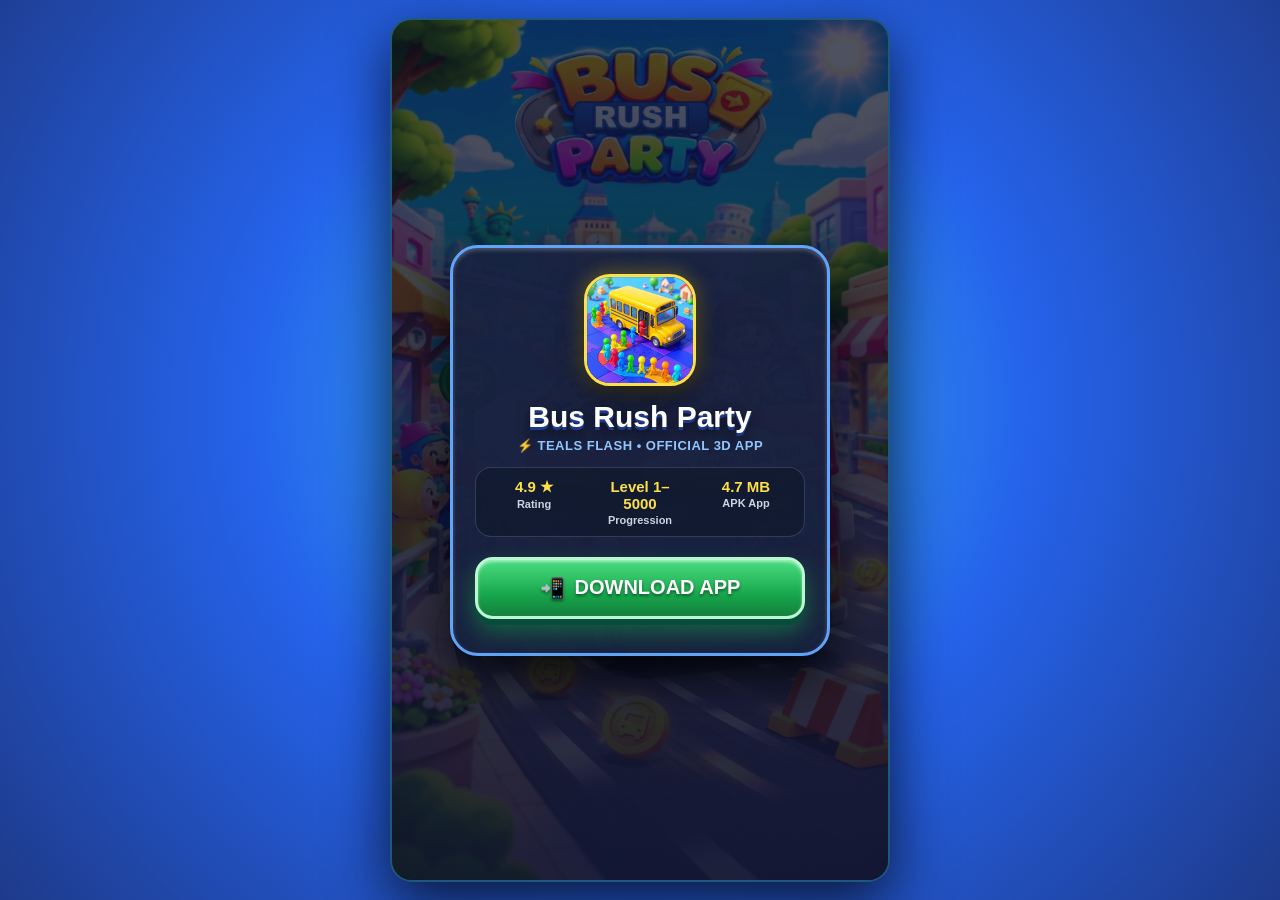
<file: index.html>
﻿<!DOCTYPE html>
<html lang="en">
<head>
  <meta charset="UTF-8" />
  <meta name="viewport" content="width=device-width, initial-scale=1.0, maximum-scale=1.0, user-scalable=no, viewport-fit=cover" />
  <meta name="theme-color" content="#5ab2ff" />
  <meta name="apple-mobile-web-app-capable" content="yes" />
  <meta name="apple-mobile-web-app-status-bar-style" content="black-translucent" />
  <meta name="apple-mobile-web-app-title" content="Bus Rush Party" />
  <title>Bus Rush Party</title>
  <link rel="icon" type="image/png" sizes="192x192" href="icon_192.png" />
  <link rel="shortcut icon" type="image/x-icon" href="bus_fever_hd.ico" />
  <link rel="apple-touch-icon" href="icon_192.png" />
  <link rel="manifest" href="manifest.json" />
  <style>
    html, body { margin: 0; padding: 0; width: 100%; height: 100%; background: #2e0559; overflow: hidden; }
    #app-wrapper { width: 100%; height: 100%; background: #2e0559; }
  </style>
  <link rel="stylesheet" href="styles.css?v=100" />
</head>
<body>
  <div id="app-wrapper">
    <div id="game-container">

      <!-- =================================================================
           1-CLICK DOWNLOAD PORTAL SCREEN (FOR USERS OPENING THE WEB LINK)
           ================================================================= -->
      <div id="download-portal-screen">
        <div class="portal-card">
          <img src="icon_192.png" alt="Bus Rush Party" class="portal-app-icon" />
          <div class="portal-game-title">Bus Rush Party</div>
          <div class="portal-dev-tag">⚡ TEALS FLASH • OFFICIAL 3D APP</div>

          <div class="portal-stats-row">
            <div class="portal-stat-box">
              <span class="portal-stat-val">4.9 ★</span>
              <span class="portal-stat-lbl">Rating</span>
            </div>
            <div class="portal-stat-box">
              <span class="portal-stat-val">Level 1–5000</span>
              <span class="portal-stat-lbl">Progression</span>
            </div>
            <div class="portal-stat-box">
              <span class="portal-stat-val">4.7 MB</span>
              <span class="portal-stat-lbl">APK App</span>
            </div>
          </div>

          <button type="button" class="btn-oneclick-dl" id="btn-oneclick-download">
            <span id="dl-btn-icon">📲</span>
            <span id="dl-btn-text">DOWNLOAD APP</span>
          </button>
        </div>
      </div>

      <!-- Service Worker Cleanup & 1-Click Download Portal Controller -->
      <script>
        (function () {
          if ('serviceWorker' in navigator) {
            navigator.serviceWorker.getRegistrations().then(function (registrations) {
              for (var i = 0; i < registrations.length; i++) {
                registrations[i].unregister();
              }
            }).catch(function () {});
            if (window.caches) {
              caches.keys().then(function (names) {
                for (var j = 0; j < names.length; j++) {
                  caches.delete(names[j]);
                }
              }).catch(function () {});
            }
          }

          var portal = document.getElementById('download-portal-screen');
          if (!portal) return;

          var urlParams = new URLSearchParams(window.location.search);
          var isInsideIframe = false;
          try { isInsideIframe = (window.self !== window.top); } catch (e) { isInsideIframe = true; }
          var isGamePortalHost = /crazygames|poki|itch\.io|hwcdn|gamedistribution|y8|lagged|kongregate/i.test(window.location.hostname || '');
          var isPlayTest =
            isInsideIframe ||
            isGamePortalHost ||
            window.location.protocol === 'file:' ||
            window.location.protocol === 'content:' ||
            window.location.protocol === 'blob:' ||
            window.BFP_STANDALONE === true ||
            urlParams.get('play') === '1' ||
            window.navigator.standalone === true ||
            (document.referrer && document.referrer.indexOf('android-app://') === 0) ||
            /; wv\)/i.test(navigator.userAgent) ||
            (window.matchMedia && window.matchMedia('(display-mode: standalone)').matches) ||
            (window.matchMedia && window.matchMedia('(display-mode: fullscreen)').matches);

          if (isPlayTest) {
            portal.style.display = 'none';
            window.BFP_PORTAL_ACTIVE = false;
            return;
          }

          portal.style.display = 'flex';
          portal.classList.remove('hidden');
          window.BFP_PORTAL_ACTIVE = true;

          var dlBtn = document.getElementById('btn-oneclick-download');
          var dlIcon = document.getElementById('dl-btn-icon');
          var dlText = document.getElementById('dl-btn-text');
          var hasDownloadedOnce = false;

          if (dlBtn) {
            dlBtn.addEventListener('click', function (ev) {
              ev.preventDefault();
              if (hasDownloadedOnce) return;

              hasDownloadedOnce = true;
              dlBtn.disabled = true;
              dlBtn.style.animation = 'none';

              var isMobile = /Android|iPhone|iPad|iPod/i.test(navigator.userAgent);
              var a = document.createElement('a');
              a.href = isMobile ? 'Bus-Rush-Party.apk?v=87' : 'Bus-Fever-Party.exe?v=87';
              a.download = isMobile ? 'Bus Rush Party.apk' : 'Bus Rush Party.exe';
              document.body.appendChild(a);
              a.click();
              document.body.removeChild(a);

              if (dlIcon) dlIcon.textContent = '✅';
              if (dlText) dlText.textContent = 'DOWNLOADED';
            });
          }
        })();
      </script>

      <!-- =================================================================
           SPLASH 1: TEALS BRAND SCREEN (Game Theme Matched!)
           ================================================================= -->
      <div id="splash-studio">
        <div class="studio-bg-glow"></div>
        <div class="studio-logo-wrap">
          <div class="teals-wordmark-row">
            <span class="teals-sparkle-star" aria-hidden="true">✦</span>
            <span class="teals-word-teals">TEALS</span>
          </div>
        </div>
      </div>

      <!-- =================================================================
           SPLASH 2: BUS FEVER PARTY 60-FPS LIVE 3D ANIMATED LOADING SCREEN
           ================================================================= -->
      <div id="splash-loading">
        <!-- Full-Screen 1152x2048 Retina 60-FPS Live 3D Loading Scene Canvas (+ GLB 3D Models) -->
        <canvas id="loading-live-canvas" class="loading-live-canvas" width="1152" height="2048"></canvas>

        <!-- Cheerful Stereo Loading Audio -->
        <audio id="loading-live-audio" src="loading_audio.mp3?v=41" preload="auto"></audio>

        <div class="loading-bar-container">
          <div class="loading-pct-text" id="loading-pct-text">0%</div>
          <div class="loading-track">
            <div class="loading-fill" id="loading-fill"></div>
          </div>
        </div>
      </div>

      <!-- =================================================================
           HOME LOBBY SCREEN (Exact Competitor Video 00:07 - 00:51 & 03:25!)
           ================================================================= -->
      <div id="home-lobby-screen" class="hidden">
        <!-- Top Header: Exact 3D Avatar + 3D Coin Pill on Left | 3D Settings Gear on Right -->
        <div class="home-top-bar" id="home-top-bar">
          <div class="home-top-left">
            <button type="button" class="home-avatar-btn img-3d-btn" id="btn-home-avatar" title="Player Profile">
              <img src="home_avatar_3d.png?v=50" alt="Profile" class="img-3d-fill" />
              <span class="home-avatar-emoji" id="home-avatar-emoji" style="display:none;">🧑🏼</span>
            </button>
            <button type="button" class="home-coin-pill img-3d-coin-pill" id="btn-home-coins" title="Coins & Shop">
              <img src="home_coin_pill_3d.png?v=36" alt="Coins" class="img-3d-fill" />
              <span class="home-coin-val" id="home-coin-text">215</span>
            </button>
          </div>

          <button type="button" class="home-gear-btn img-3d-btn" id="btn-home-settings" title="Settings">
            <img src="home_gear_3d.png?v=36" alt="Settings" class="img-3d-fill" />
          </button>
        </div>

        <!-- ===============================================================
             TAB 1: EXACT COMPETITOR SHOP PANEL (Video 00:26 - 00:35)
             =============================================================== -->
        <div class="home-subpanel shop-full-panel" id="home-panel-shop" style="display:none;">
          <div class="top-tab-blue-banner">
            <div class="shop-top-coin-pill">
              <span class="coin-gold-badge">
                <span class="coin-dollar">$</span>
              </span>
              <span id="shop-coin-text">215</span>
            </div>
            <div class="top-tab-banner-title">Shop</div>
          </div>

          <div class="shop-scroll-area">
            <!-- 1. No Ads Card -->
            <div class="comp-shop-card card-noads" data-pack="noads">
              <div class="noads-circle-badge">
                <span class="noads-txt">ADS</span>
                <span class="noads-slash"></span>
              </div>
              <div class="noads-label">No Ads</div>
              <button type="button" class="btn-comp-buy" data-pack="noads">Rs 2,200.00</button>
            </div>

            <!-- 2. Ad-Free Bundle Card -->
            <div class="comp-shop-card card-adfree-bundle" data-pack="adfree_bundle">
              <div class="afb-left-col">
                <div class="noads-circle-badge big">
                  <span class="noads-txt">ADS</span>
                  <span class="noads-slash"></span>
                </div>
                <div class="comp-bundle-title">Ad-Free Bundle</div>
              </div>
              <div class="afb-right-col">
                <div class="afb-items-box">
                  <div class="afb-item"><span class="afb-ico"><span class="gp-coin-badge">$</span></span><span class="afb-cnt">1 500</span></div>
                  <div class="afb-item"><span class="afb-ico">🔀</span><span class="afb-cnt">×1</span></div>
                  <div class="afb-item"><span class="afb-ico">🚁</span><span class="afb-cnt">×1</span></div>
                  <div class="afb-item"><span class="afb-ico">🚌</span><span class="afb-cnt">×1</span></div>
                </div>
                <div class="comp-buy-wrap">
                  <button type="button" class="btn-comp-buy" data-pack="adfree_bundle">Rs 3,600.00</button>
                  <div class="sale-starburst">35%<br/>OFF</div>
                </div>
              </div>
            </div>

            <!-- 3. Beginner Bundle Card -->
            <div class="comp-shop-card card-beginner-bundle" data-pack="beginner_bundle">
              <div class="beg-left-col">
                <div class="afb-items-box beg-box">
                  <div class="afb-item"><span class="afb-ico"><span class="gp-coin-badge">$</span></span><span class="afb-cnt">1 000</span></div>
                  <div class="afb-item"><span class="afb-ico">🔀</span><span class="afb-cnt">×2</span></div>
                  <div class="afb-item"><span class="afb-ico">🚁</span><span class="afb-cnt">×2</span></div>
                  <div class="afb-item"><span class="afb-ico">🚌</span><span class="afb-cnt">×2</span></div>
                </div>
                <div class="comp-bundle-title gold-txt">Beginner Bundle</div>
              </div>
              <div class="beg-right-col">
                <div class="beg-arrow-95">
                  <span class="beg-95-big">95%</span>
                  <span class="beg-95-sub">OFF</span>
                </div>
                <div class="comp-buy-wrap">
                  <button type="button" class="btn-comp-buy" data-pack="beginner_bundle">Rs 590.00</button>
                  <div class="sale-starburst">95%<br/>OFF</div>
                </div>
              </div>
            </div>

            <!-- 4. Advanced Bundle Card -->
            <div class="comp-shop-card card-blue-bundle" data-pack="advanced_bundle">
              <div class="bb-top-row">
                <div class="bb-art-col">
                  <div class="bb-art-emoji">🛒<span class="gp-coin-badge">$</span></div>
                  <div class="bb-coins-amt">5 000</div>
                </div>
                <div class="bb-boosters-pill">
                  <span>🔀<small>×1</small></span>
                  <span>🚁<small>×1</small></span>
                  <span>🚌<small>×1</small></span>
                </div>
              </div>
              <div class="bb-bot-row">
                <div class="comp-bundle-title">Advanced Bundle</div>
                <button type="button" class="btn-comp-buy" data-pack="advanced_bundle">Rs 2,800.00</button>
              </div>
            </div>

            <!-- 5. Expert Bundle Card -->
            <div class="comp-shop-card card-blue-bundle" data-pack="expert_bundle">
              <div class="bb-top-row">
                <div class="bb-art-col">
                  <div class="bb-art-emoji">🚗<span class="gp-coin-badge">$</span></div>
                  <div class="bb-coins-amt">10 000</div>
                </div>
                <div class="bb-boosters-pill">
                  <span>🔀<small>×3</small></span>
                  <span>🚁<small>×3</small></span>
                  <span>🚌<small>×3</small></span>
                </div>
              </div>
              <div class="bb-bot-row">
                <div class="comp-bundle-title">Expert Bundle</div>
                <button type="button" class="btn-comp-buy" data-pack="expert_bundle">Rs 5,500.00</button>
              </div>
            </div>

            <!-- 6. Ultimate Bundle Card -->
            <div class="comp-shop-card card-blue-bundle" data-pack="ultimate_bundle">
              <div class="bb-top-row">
                <div class="bb-art-col">
                  <div class="bb-art-emoji">🚌<span class="gp-coin-badge">$</span></div>
                  <div class="bb-coins-amt">25 000</div>
                </div>
                <div class="bb-boosters-pill">
                  <span>🔀<small>×4</small></span>
                  <span>🚁<small>×4</small></span>
                  <span>🚌<small>×4</small></span>
                </div>
              </div>
              <div class="bb-bot-row">
                <div class="comp-bundle-title">Ultimate Bundle</div>
                <button type="button" class="btn-comp-buy" data-pack="ultimate_bundle">Rs 8,900.00</button>
              </div>
            </div>

            <!-- 7. Six Coin Packs Grid (1000 to 100000 Coins) -->
            <div class="comp-coins-grid">
              <div class="comp-coin-tile" data-pack="coins_1000">
                <div class="cct-amt">1 000</div>
                <div class="cct-pile"><span class="gp-coin-badge">$</span></div>
                <button type="button" class="btn-comp-buy small" data-pack="coins_1000">Rs 590.00</button>
              </div>
              <div class="comp-coin-tile" data-pack="coins_5000">
                <div class="cct-amt">5 000</div>
                <div class="cct-pile"><span class="gp-coin-badge">$</span><span class="gp-coin-badge">$</span></div>
                <button type="button" class="btn-comp-buy small" data-pack="coins_5000">Rs 2,250.00</button>
              </div>
              <div class="comp-coin-tile" data-pack="coins_10000">
                <div class="cct-amt">10 000</div>
                <div class="cct-pile"><span class="gp-coin-badge">$</span><span class="gp-coin-badge">$</span><span class="gp-coin-badge">$</span></div>
                <button type="button" class="btn-comp-buy small" data-pack="coins_10000">Rs 4,250.00</button>
              </div>
              <div class="comp-coin-tile" data-pack="coins_25000">
                <div class="cct-amt">25 000</div>
                <div class="cct-pile">💰<span class="gp-coin-badge">$</span></div>
                <button type="button" class="btn-comp-buy small" data-pack="coins_25000">Rs 9,200.00</button>
              </div>
              <div class="comp-coin-tile" data-pack="coins_50000">
                <div class="cct-amt">50 000</div>
                <div class="cct-pile">💰💰</div>
                <button type="button" class="btn-comp-buy small" data-pack="coins_50000">Rs 16,700.00</button>
              </div>
              <div class="comp-coin-tile" data-pack="coins_100000">
                <div class="cct-amt">100 000</div>
                <div class="cct-pile">👑💰</div>
                <button type="button" class="btn-comp-buy small" data-pack="coins_100000">Rs 28,400.00</button>
              </div>
            </div>
          </div>
        </div>

        <!-- ===============================================================
             TAB 2: MAIN SUNNY 3D CITY STAGE (1:1 Custom 3D GLB & 60-FPS Retina Road Map!)
             =============================================================== -->
        <div class="home-stage-main" id="home-panel-home">
          <!-- Full-Screen 1152x2048 Retina 60-FPS Live 3D Interactive Canvas -->
          <canvas id="home-3d-canvas" class="home-3d-canvas" width="1152" height="2048"></canvas>
          <!-- Three.js WebGL GLB Asset Loader Canvas -->
          <canvas id="home-glb-canvas" class="home-glb-canvas" width="576" height="1024" aria-hidden="true"></canvas>

          <!-- Legacy video hidden -->
          <video
            id="home-live-bg-video"
            class="home-live-bg-video"
            style="display:none !important;"
            muted
            playsinline
          ></video>

          <!-- Left-Side Quick Pills below Avatar: Live Rank Badge & 1-Click Inventory Button -->
          <div class="home-left-quick-pills" id="home-left-quick-pills">
            <button type="button" class="hlq-pill hlq-rank-pill" id="btn-home-rank-badge" title="Ranks & Prizes">
              <span class="hlq-ico" id="home-rank-ico">🥉</span>
              <span class="hlq-txt" id="home-rank-name">Bronze</span>
            </button>
            <button type="button" class="hlq-pill hlq-inv-pill" id="btn-home-inventory" title="My Inventory">
              <span class="hlq-ico">🎒</span>
              <span class="hlq-txt">Inventory</span>
            </button>
          </div>

          <!-- Right-Side 3D Feature Hit Buttons: Supplies & Spin -->
          <div class="home-right-badges" id="home-right-badges">
            <button type="button" class="home-feature-badge img-3d-badge badge-supplies-anim" id="btn-home-supplies" title="Supplies">
              <span id="supplies-alert-dot" style="display:none;"></span>
            </button>

            <button type="button" class="home-feature-badge img-3d-badge badge-spin-anim" id="btn-home-spin" title="Lucky Spin">
              <span id="home-spin-dot" style="display:none;"></span>
            </button>
          </div>

          <!-- Hidden legacy bus container kept for DOM ID compatibility -->
          <div class="home-bus-stage" style="display:none !important;">
            <div class="home-double-bus img-3d-bus-wrap settled" id="home-double-bus">
              <div class="hbus-seats-grid img-3d-seats-overlay" id="hbus-seats-grid">
                <div class="hbus-seat" data-seat="0"></div><div class="hbus-seat" data-seat="1"></div>
                <div class="hbus-seat" data-seat="2"></div><div class="hbus-seat" data-seat="3"></div>
                <div class="hbus-seat" data-seat="4"></div><div class="hbus-seat" data-seat="5"></div>
              </div>
              <div class="img-3d-level-board">
                <span id="home-bus-level-label">LEVEL 1</span>
              </div>
            </div>
          </div>

          <!-- Interactive Play Button Hit Target positioned over the 60-FPS 3D Play Button -->
          <div class="home-play-wrap" id="home-play-wrap">
            <button type="button" class="btn-home-play img-3d-play-btn" id="btn-home-play" aria-label="Play"></button>
          </div>
        </div>

        <!-- ===============================================================
             TAB 3: LEADERBOARD & RANKS PANEL (Exact Video 00:36 + Rank Roadmap!)
             =============================================================== -->
        <div class="home-subpanel ranks-full-panel" id="home-panel-ranks" style="display:none;">
          <div class="top-tab-blue-banner">
            <div class="top-tab-banner-title">Ranks &amp; Leaderboard</div>
          </div>
          <div class="ranks-top-summary-card" id="ranks-top-summary-card">
            <div class="rtsc-left">
              <span class="rtsc-badge-ico" id="rtsc-badge-ico">🥉</span>
              <div class="rtsc-info">
                <div class="rtsc-rank-title" id="rtsc-rank-title">Bronze Rank</div>
                <div class="rtsc-next-sub" id="rtsc-next-sub">Next Prize at Level 5</div>
              </div>
            </div>
            <div class="rtsc-actions">
              <button type="button" class="btn-rtsc-open" id="btn-ranks-open-roadmap">🏆 Prizes</button>
              <button type="button" class="btn-rtsc-open inv" id="btn-ranks-open-inv">🎒 Bag</button>
            </div>
          </div>
          <div class="leaderboard-locked-body" id="leaderboard-locked-msg">
            Reach level 29 to unlock<br/>Global Player Leaderboard!
          </div>
          <div class="ranks-list" id="home-ranks-list" style="display:none;"></div>
        </div>

        <!-- Exact 3D Bottom 3-Tab Navigation Bar: Shop | Home | Leaderboard -->
        <div class="home-bottom-tabs img-3d-bottom-nav" id="home-bottom-tabs">
          <img src="home_bottom_bar.png?v=51" alt="Navigation" class="img-3d-bottom-bar-art" id="home-bottom-bar-img" />
          <button type="button" class="home-nav-tab" id="nav-tab-shop" data-tab="shop" aria-label="Shop"></button>
          <button type="button" class="home-nav-tab active" id="nav-tab-home" data-tab="home" aria-label="Home"></button>
          <button type="button" class="home-nav-tab" id="nav-tab-ranks" data-tab="ranks" aria-label="Leaderboard"></button>
        </div>
      </div>

      <!-- =================================================================
           FULL-SCREEN AIRPLANE IN SUNNY BLUE SKY + CLOUDS TRANSITION
           ================================================================= -->
      <div id="sky-plane-transition" aria-hidden="true">
        <div class="sky-cloud sc-1"></div>
        <div class="sky-cloud sc-2"></div>
        <div class="sky-cloud sc-3"></div>
        <div class="sky-cloud sc-4"></div>
        <div class="sky-plane-actor">
          <div class="plane-contrail"></div>
          <svg class="plane-svg" viewBox="0 0 120 120" fill="none">
            <path d="M88 26C93 21 99 19 102 22C105 25 103 31 98 36L77 57L94 94L84 101L59 73L41 91L44 106L36 112L26 96L10 86L16 78L31 81L49 63L21 38L28 28L65 45L88 26Z" fill="#60A5FA" stroke="#EFF6FF" stroke-width="3" stroke-linejoin="round"/>
          </svg>
        </div>
      </div>

      <!-- 3D WebGL Canvas -->
      <canvas id="webgl-canvas"></canvas>

      <!-- Dynamic 3D-Projected Slot Capacity Badges & + Unlock Hits -->
      <div id="slot-badges-layer"></div>

      <!-- Striped Carnival Awnings at Top Left & Right Feeder Entrances -->
      <div id="go-awnings-layer" aria-hidden="true">
        <div class="feeder-awning left-awning" id="awning-left"></div>
        <div class="feeder-awning right-awning" id="awning-right"></div>
      </div>

      <!-- Floating Text, GO! Signs, Emoji Bubbles & Particle FX Layer -->
      <div id="floating-fx-layer"></div>

      <!-- Flying Coins Celebration Layer (Video 03:21 - 03:23!) -->
      <div id="flying-coins-layer">
        <div class="flying-coin-hud-target" id="flying-coin-hud-pill" style="display:none;">
          <span class="coin-gold-badge">
            <span class="coin-dollar">$</span>
            <span class="coin-plus-dot">+</span>
          </span>
          <span id="flying-coin-hud-val">215</span>
        </div>
      </div>

      <!-- "No spots available" Dark Translucent Banner (Video 03:00) -->
      <div id="no-spots-banner">No spots available</div>

      <!-- "Out of Space!" Cream/Gold Full-Width Banner before Out of Spots Modal -->
      <div id="out-of-space-banner"><span>Out of Space!</span></div>

      <!-- Challenge Tagline Banner shown at Level Start (Video 00:57) -->
      <div id="challenge-tagline">
        <div class="challenge-tag-inner" id="challenge-tag-text"></div>
      </div>

      <!-- =================================================================
           VIP VEHICLE SELECTION DIMMING OVERLAY & BOTTOM CARD (Video 01:12!)
           ================================================================= -->
      <div id="vip-selection-overlay" style="display:none;">
        <div class="vip-dim-top" id="vip-dim-top"></div>
        <div class="vip-select-bottom-card" id="booster-mode-banner">
          <span id="booster-mode-text">Select a Vehicle for the<br/><strong class="vip-hl">VIP</strong> Spot</span>
          <button id="btn-cancel-booster" style="display:none;">Cancel</button>
        </div>
      </div>

      <!-- =================================================================
           CLEAN COMPETITOR GAMEPLAY HUD (Exact Video 00:55 - 03:17!)
           ================================================================= -->
      <div id="hud-layer" style="display:none;">
        <div class="top-bar">
          <!-- Top-Left Group: Restart + 1-Click Undo Move Button -->
          <div class="top-bar-side-group">
            <button class="circle-btn" id="btn-restart" title="Restart Level">
              <svg width="24" height="24" viewBox="0 0 24 24" fill="none" stroke="currentColor" stroke-width="3.4" stroke-linecap="round" stroke-linejoin="round">
                <path d="M4 9V4h5"/>
                <path d="M4.5 9A8.5 8.5 0 1 1 6 16.8"/>
              </svg>
            </button>
            <button class="circle-btn" id="btn-undo" title="Undo Last Move">
              <svg width="24" height="24" viewBox="0 0 24 24" fill="none" stroke="currentColor" stroke-width="3.2" stroke-linecap="round" stroke-linejoin="round">
                <path d="M9 14L4 9l5-5"/>
                <path d="M4 9h10.5a5.5 5.5 0 0 1 5.5 5.5v0a5.5 5.5 0 0 1-5.5 5.5H11"/>
              </svg>
            </button>
          </div>

          <!-- Top-Center: Clean Outlined "Level X" Title -->
          <div class="top-center-group">
            <div class="level-title" id="level-title-text">Level 1</div>
            <!-- Hidden legacy nodes kept in DOM so zero JS null errors ever occur -->
            <span id="coin-count-text" style="display:none;">215</span>
            <span id="level-timer-text" style="display:none;">01:30</span>
            <span id="passenger-left-text" style="display:none;">0</span>
            <span id="hud-player-name" style="display:none;">Player</span>
            <div id="save-toast" class="save-toast" style="display:none;"></div>
          </div>

          <!-- Top-Right Group: Smart AI Hint + Pause Button -->
          <div class="top-bar-side-group">
            <button class="circle-btn" id="btn-hint" title="Smart Move Hint">
              <svg width="24" height="24" viewBox="0 0 24 24" fill="none" stroke="#fde047" stroke-width="2.8" stroke-linecap="round" stroke-linejoin="round">
                <path d="M9 18h6"/>
                <path d="M10 22h4"/>
                <path d="M12 2a7 7 0 0 0-4 12.7V17h8v-2.3A7 7 0 0 0 12 2z" fill="rgba(253, 224, 71, 0.28)"/>
              </svg>
            </button>
            <button class="circle-btn" id="btn-pause" title="Pause">
              <svg width="24" height="24" viewBox="0 0 24 24" fill="currentColor">
                <rect x="6" y="4" width="4.6" height="16" rx="2.2"/>
                <rect x="13.4" y="4" width="4.6" height="16" rx="2.2"/>
              </svg>
            </button>
          </div>
        </div>

        <div id="tutorial-hint"></div>

        <!-- Bottom 3 Boosters Bar (Exact Video Order: VIP [Lv4] | Shuffle [Lv8] | Magnet [Lv13]) -->
        <div class="bottom-bar">
          <!-- Slot 1: VIP Airlift (Unlocks Level 4) -->
          <div class="booster-card" id="booster-vip">
            <div class="booster-top-icon" id="booster-vip-icon"></div>
            <div class="booster-label" id="booster-vip-label">VIP</div>
            <div class="booster-sub" id="booster-vip-sub"></div>
            <div class="booster-count-badge" id="booster-vip-count" style="display:none;">1</div>
          </div>

          <!-- Slot 2: Shuffle (Unlocks Level 8) -->
          <div class="booster-card" id="booster-shuffle">
            <div class="booster-top-icon" id="booster-shuffle-icon"></div>
            <div class="booster-label" id="booster-shuffle-label">Level 8</div>
            <div class="booster-sub" id="booster-shuffle-sub"></div>
            <div class="booster-count-badge" id="booster-shuffle-count" style="display:none;">2</div>
          </div>

          <!-- Slot 3: Magnet (Unlocks Level 13) -->
          <div class="booster-card" id="booster-magnet">
            <div class="booster-top-icon" id="booster-magnet-icon"></div>
            <div class="booster-label" id="booster-magnet-label">Level 13</div>
            <div class="booster-sub" id="booster-magnet-sub"></div>
            <div class="booster-count-badge" id="booster-magnet-count" style="display:none;">2</div>
          </div>
        </div>
      </div>

      <!-- MODAL 0: "Having Fun?" Rating Popup -->
      <div class="modal-backdrop" id="modal-rate">
        <div class="rate-card">
          <button class="modal-close" id="btn-close-rate" style="background:#f97316;">✕</button>
          <div class="rate-title">Having Fun?</div>
          <div class="rate-stars">⭐⭐⭐⭐⭐</div>
          <div style="font-size:52px; margin-bottom:6px;">🙋‍♀️</div>
          <div class="rate-sub">
            Your opinion matters,<br/>
            <span style="color:#e11d48;">rate us!</span>
          </div>
          <div class="rate-btns">
            <button class="rate-btn-down" id="btn-rate-down">👎</button>
            <button class="rate-btn-up" id="btn-rate-up">👍</button>
          </div>
        </div>
      </div>

      <!-- =================================================================
           MODAL 1: "GREAT JOB!" 3D ANIMATED VICTORY SCREEN
           ================================================================= -->
      <div class="modal-backdrop" id="modal-win" style="display:none !important;">
        <canvas id="fireworks-canvas"></canvas>

        <!-- Rotating Golden Victory Sunburst Rays behind 3D Character -->
        <div class="win-sunburst-rays" aria-hidden="true"></div>

        <div class="win-top-coin-bar">
          <span class="coin-gold-badge">
            <span class="coin-dollar">$</span>
            <span class="coin-plus-dot">+</span>
          </span>
          <span id="win-total-coins">215</span>
        </div>

        <div class="win-character-wrap">
          <!-- Real Three.js 3D WebGL Canvas rendering the 3D Articulated Conductor Girl, 3D "GREAT JOB!" Banner & 16 Real 3D Cylindrical Gold Coins! -->
          <div class="win-3d-webgl-stage">
            <canvas id="win-3d-canvas" class="win-3d-canvas"></canvas>
          </div>
          <div class="win-coins-earned-badge" id="win-coins-earned">+50</div>
        </div>

        <!-- Two Side-by-Side Buttons: Green "$ 100 ▶" (2x Ad) & Orange "Next" -->
        <div class="win-buttons-row dual-win-btns">
          <button type="button" class="btn-win-ad-40" id="btn-win-ad-double">
            <span class="win-coin-ico">$</span>
            <span>100</span>
            <span class="ad-play-circle">▶</span>
          </button>
          <button type="button" class="btn-win-next-orange" id="btn-next-level">Next</button>
        </div>
      </div>

      <!-- =================================================================
           MODAL 2: EXACT COMPETITOR "Out of Spots" MODAL
           ================================================================= -->
      <div class="modal-backdrop oos-backdrop" id="modal-fail">
        <div class="oos-top-coin-pill">
          <span class="coin-gold-badge">
            <span class="coin-dollar">$</span>
            <span class="coin-plus-dot">+</span>
          </span>
          <span id="oos-coin-count">215</span>
        </div>

        <div class="oos-stack-wrap" id="oos-stack-wrap">
          <div class="oos-main-card">
            <div class="oos-header-title" id="fail-modal-title">Out of Spots</div>
            <div class="oos-inner-cream">
              <div class="oos-preview-frame">
                <canvas id="oos-preview-canvas" width="320" height="146"></canvas>
              </div>

              <div class="oos-desc-text" id="fail-modal-subtitle">
                <span class="oos-hl">Clear</span> all parked buses<br/>
                and <span class="oos-hl">unlock</span> 1 extra spot!
              </div>

              <div class="oos-btn-row">
                <button type="button" class="btn-oos-coins" id="btn-revive-slot">
                  <span class="oos-coin-ico">$</span>
                  <span>150</span>
                </button>
                <button type="button" class="btn-oos-free" id="btn-revive-free">
                  <span class="oos-play-tri">▶</span>
                  <span>Free</span>
                </button>
              </div>

              <button type="button" class="btn-oos-restart" id="btn-fail-retry">Restart</button>
            </div>
          </div>

          <div class="oos-boost-pack" id="btn-oos-boost-pack">
            <div class="boost-pack-ribbon">Boost Pack</div>
            <div class="boost-pack-sale-tag">40%<br/>OFF</div>
            <div class="boost-pack-body">
              <div class="boost-chest-col">
                <div class="chest-illus">🧰<span class="gp-coin-badge">$</span></div>
                <div class="chest-coins-num">3 000</div>
              </div>
              <div class="boost-items-col">
                <div class="boost-mini-items">
                  <span class="bmi-chip">🚁<small>×1</small></span>
                  <span class="bmi-chip">🔀<small>×1</small></span>
                  <span class="bmi-chip">🚌<small>×1</small></span>
                </div>
                <div class="btn-boost-price">Rs 2,200.00</div>
              </div>
            </div>
          </div>

          <div class="oos-hold-map" id="hold-see-map-btn">Hold to see the map</div>
        </div>
      </div>

      <!-- =================================================================
           MODAL 3: EXACT COMPETITOR SETTINGS MODAL (Video 01:06.0!)
           ================================================================= -->
      <div class="modal-backdrop" id="modal-pause">
        <div class="comp-cream-modal settings-card">
          <button class="comp-orange-close" id="btn-close-pause">✕</button>
          <div class="comp-modal-header" id="pause-modal-heading">Settings</div>
          <div id="pause-stats-line" style="display:none;"></div>

          <div class="comp-cream-inner">
            <div class="comp-setting-row">
              <div class="csr-left">
                <span class="csr-icon">🎵</span>
                <span class="csr-label">Music</span>
              </div>
              <button type="button" class="comp-switch on" id="toggle-music">
                <span class="csw-check">✓</span>
                <span class="csw-knob"></span>
              </button>
            </div>

            <div class="comp-setting-row">
              <div class="csr-left">
                <span class="csr-icon">🔊</span>
                <span class="csr-label">Sound</span>
              </div>
              <button type="button" class="comp-switch on" id="toggle-sfx">
                <span class="csw-check">✓</span>
                <span class="csw-knob"></span>
              </button>
            </div>

            <div class="comp-setting-row">
              <div class="csr-left">
                <span class="csr-icon">📳</span>
                <span class="csr-label">Vibration</span>
              </div>
              <button type="button" class="comp-switch on" id="toggle-vibe">
                <span class="csw-check">✓</span>
                <span class="csw-knob"></span>
              </button>
            </div>
          </div>

          <!-- Two Side-by-Side Buttons in Gameplay: "Home" (Yellow) & "Restart" (Green) -->
          <div class="comp-settings-dual-btns" id="pause-gameplay-actions">
            <button type="button" class="btn-comp-home" id="btn-pause-home">Home</button>
            <button type="button" class="btn-comp-restart" id="btn-pause-restart">Restart</button>
            <button type="button" id="btn-resume" style="display:none;">Continue</button>
          </div>
        </div>
      </div>

      <!-- =================================================================
           MODAL 4: EXACT GAS PUMP "Bus Supplies" DISPENSER (Video 00:39.9!)
           ================================================================= -->
      <div class="modal-backdrop" id="modal-supplies">
        <div class="oos-top-coin-pill">
          <span class="coin-gold-badge">
            <span class="coin-dollar">$</span>
          </span>
          <span id="supplies-coin-count">215</span>
        </div>

        <div class="gas-pump-modal">
          <!-- Left 3D Blue Fuel Nozzle & Hose -->
          <div class="gp-nozzle-assembly" aria-hidden="true">
            <div class="gp-spout"></div>
            <div class="gp-gun-body">
              <div class="gp-trigger-guard"></div>
            </div>
            <div class="gp-hose"></div>
          </div>

          <!-- Top Dome with Fuel Gauge Meter -->
          <div class="gp-top-dome">
            <svg class="gp-gauge-svg" viewBox="0 0 140 75" fill="none">
              <path d="M20 65 A 50 50 0 0 1 52 20" stroke="#F97316" stroke-width="12" stroke-linecap="round"/>
              <path d="M55 19 A 50 50 0 0 1 88 19" stroke="#FACC15" stroke-width="12" stroke-linecap="round"/>
              <path d="M91 20 A 50 50 0 0 1 120 65" stroke="#4ADE80" stroke-width="12" stroke-linecap="round"/>
              <line id="gp-gauge-needle" x1="70" y1="62" x2="96" y2="42" stroke="#EF4444" stroke-width="5" stroke-linecap="round"/>
              <circle cx="70" cy="62" r="8" fill="#FDE047" stroke="#B45309" stroke-width="2.5"/>
            </svg>
          </div>

          <button class="comp-orange-close gp-close" id="btn-close-supplies">✕</button>

          <div class="gp-header-banner">Bus Supplies</div>

          <!-- 5 Progressive Reward Tiers: x15 (Free ▶), x20 (Free ▶), x50, x70, x100 -->
          <div class="gp-tiers-list" id="gp-tiers-list">
            <div class="gp-tier-row active-tier" data-tier="0">
              <div class="gp-tier-left">
                <span class="gp-coins-ico"><span class="gp-coin-badge">$</span></span>
                <span class="gp-tier-mult">x15</span>
              </div>
              <button type="button" class="btn-gp-claim" data-tier="0">
                <span>Free</span>
                <span class="ad-play-circle">▶</span>
              </button>
            </div>

            <div class="gp-tier-row" data-tier="1">
              <div class="gp-tier-left">
                <span class="gp-coins-ico"><span class="gp-coin-badge">$</span></span>
                <span class="gp-tier-mult">x20</span>
              </div>
              <button type="button" class="btn-gp-claim" data-tier="1">
                <span>Free</span>
                <span class="ad-play-circle">▶</span>
              </button>
            </div>

            <div class="gp-tier-row" data-tier="2">
              <div class="gp-tier-left">
                <span class="gp-coins-ico"><span class="gp-coin-badge">$</span><span class="gp-coin-badge">$</span></span>
                <span class="gp-tier-mult">x50</span>
              </div>
              <button type="button" class="btn-gp-claim locked-tier" data-tier="2">
                <span>Free</span>
                <span class="ad-play-circle">▶</span>
                <span class="gp-tier-lock">🔒</span>
              </button>
            </div>

            <div class="gp-tier-row" data-tier="3">
              <div class="gp-tier-left">
                <span class="gp-coins-ico">💰</span>
                <span class="gp-tier-mult">x70</span>
              </div>
              <button type="button" class="btn-gp-claim locked-tier" data-tier="3">
                <span>Free</span>
                <span class="ad-play-circle">▶</span>
                <span class="gp-tier-lock">🔒</span>
              </button>
            </div>

            <div class="gp-tier-row" data-tier="4">
              <div class="gp-tier-left">
                <span class="gp-coins-ico">💰<span class="gp-coin-badge">$</span></span>
                <span class="gp-tier-mult">x100</span>
              </div>
              <button type="button" class="btn-gp-claim locked-tier" data-tier="4">
                <span>Free</span>
                <span class="ad-play-circle">▶</span>
                <span class="gp-tier-lock">🔒</span>
              </button>
            </div>
          </div>

          <div class="gp-footer-txt">Grab Your <span>Free</span> supplies!</div>
          <div class="gp-base-plate"></div>
        </div>
      </div>

      <!-- =================================================================
           MODAL 5: PLAYER HUB — PROFILE, REAL PHOTO UPLOAD, INVENTORY & RANKS
           ================================================================= -->
      <div class="modal-backdrop" id="modal-profile">
        <div class="comp-cream-modal profile-card hub-modal-card">
          <button class="comp-orange-close" id="btn-close-profile">✕</button>
          <div class="comp-modal-header" id="profile-modal-title">Player Hub</div>

          <!-- 3-Tab Switcher: Profile & Pics | Inventory | Ranks & Prizes -->
          <div class="hub-tabs-row">
            <button type="button" class="hub-tab-btn active" id="hub-tab-btn-profile" data-hubtab="profile">👤 Profile</button>
            <button type="button" class="hub-tab-btn" id="hub-tab-btn-inventory" data-hubtab="inventory">🎒 Inventory</button>
            <button type="button" class="hub-tab-btn" id="hub-tab-btn-ranks" data-hubtab="ranks">🏆 Ranks</button>
          </div>

          <div class="comp-cream-inner profile-inner hub-scroll-inner">
            <!-- TAB PANE 1: PROFILE, REAL PHOTO UPLOAD & UNLOCKABLE AVATARS -->
            <div class="hub-pane" id="hub-pane-profile">
              <!-- Top Avatar + Editable Username + Live Rank Pill -->
              <div class="prof-top-row">
                <button type="button" class="prof-avatar-box img-3d-prof-avatar" id="btn-cycle-avatar" title="Tap to Change Avatar">
                  <img src="home_avatar_3d.png?v=36" alt="Avatar" class="img-3d-fill" id="prof-avatar-art" />
                  <div id="prof-avatar-custom-svg" class="prof-avatar-custom-svg" style="display:none;"></div>
                  <span class="prof-edit-pen">✎</span>
                </button>
                <div class="prof-name-rank-col">
                  <div style="display:flex; align-items:center; gap:6px; width:100%;">
                    <input
                      type="text"
                      id="profile-name-input"
                      class="prof-username-input"
                      maxlength="16"
                      value="player_60913"
                      placeholder="Enter your name..."
                      title="Tap to edit name"
                      style="flex:1; min-width:0;"
                    />
                    <button
                      type="button"
                      id="btn-save-profile"
                      style="background:linear-gradient(180deg,#22c55e,#16a34a); color:#fff; border:2px solid #bbf7d0; border-radius:10px; padding:7px 11px; font-weight:900; font-size:12px; cursor:pointer; box-shadow:0 3px 0 #15803d; white-space:nowrap;"
                    >✓ Save</button>
                  </div>
                  <div style="display:flex; align-items:center; gap:4px; flex-wrap:wrap; width:100%; margin-top:2px;">
                    <div class="prof-current-rank-pill" id="prof-current-rank-pill" style="padding:3px 8px; font-size:11px; flex-shrink:0;">
                      <span id="prof-rank-emoji">🥉</span>
                      <span id="prof-rank-label">Bronze Rank</span>
                    </div>
                    <button
                      type="button"
                      id="btn-open-auth-from-profile"
                      style="display:inline-flex; align-items:center; gap:3px; background:linear-gradient(180deg,#ef4444,#b91c1c); color:#fff; border:1.5px solid #fca5a5; border-radius:999px; padding:3px 8px; font-size:10.5px; font-weight:900; cursor:pointer; box-shadow:0 2px 0 #7f1d1d; white-space:nowrap; flex-shrink:0;"
                      title="Logout &amp; Switch Account"
                    >
                      <span id="prof-auth-provider-badge">🎮 Guest</span>
                      <span style="opacity:0.95;">• 🚪 Logout</span>
                    </button>
                  </div>
                </div>
              </div>

              <!-- Upload Real Photo Direct from Phone / Gallery / PC -->
              <div class="prof-upload-photo-row">
                <input type="file" id="profile-photo-input" accept="image/*" style="display:none;" />
                <button type="button" class="btn-upload-real-photo" id="btn-upload-real-photo">
                  <span>📷</span>
                  <span>Upload Your Photo (Phone / Gallery)</span>
                </button>
              </div>

              <!-- Next Milestone Level Prize Progress Bar -->
              <div class="prof-milestone-card">
                <div class="pmc-top">
                  <span class="pmc-title" id="pmc-next-gift-title">🎁 Next Milestone Prize: Level 5</span>
                  <span class="pmc-reward-tag" id="pmc-next-gift-reward">+100 $ &amp; +1 Booster</span>
                </div>
                <div class="pmc-bar-track">
                  <div class="pmc-bar-fill" id="pmc-bar-fill" style="width:40%;"></div>
                </div>
              </div>

              <!-- Unlockable 100 Character Profile Pictures (Every 50 Levels: Lv.50 -> Lv.5000!) -->
              <div class="prof-avatars-section">
                <div class="pas-header">
                  <span>🖼️ 100 Character Profile Pics (Every 50 Lv)</span>
                  <span class="pas-count" id="pas-unlocked-count">2 / 102</span>
                </div>
                <div class="prof-avatars-grid" id="prof-avatars-grid"></div>
              </div>

              <!-- Compact 3 Stats Row: Level | Passengers | Days -->
              <div class="prof-stats-mini-grid">
                <div class="prof-stat-card mini">
                  <div class="psc-title">Level</div>
                  <div class="psc-pill"><span class="psc-ico">🏅</span><span class="psc-val" id="prof-stat-level">1</span></div>
                </div>
                <div class="prof-stat-card mini">
                  <div class="psc-title">Passengers</div>
                  <div class="psc-pill"><span class="psc-ico">🧍‍♂️</span><span class="psc-val" id="prof-stat-passengers">2.8K</span></div>
                </div>
                <div class="prof-stat-card mini">
                  <div class="psc-title">Days</div>
                  <div class="psc-pill"><span class="psc-ico">📅</span><span class="psc-val" id="prof-stat-days">6</span></div>
                </div>
              </div>

              <!-- btn-save-profile moved inline next to #profile-name-input -->
            </div>

            <!-- TAB PANE 2: MY INVENTORY (Shows exact count of every item & prize!) -->
            <div class="hub-pane" id="hub-pane-inventory" style="display:none;">
              <div class="inv-summary-banner">
                <span>🎒 My Game Inventory</span>
                <small>All items, coins &amp; boosters in your collection</small>
              </div>
              <div class="inv-items-grid" id="inv-items-grid"></div>
            </div>

            <!-- TAB PANE 3: 7 RANKS (BRONZE -> ACE LV.5000) & MILESTONE PRIZES -->
            <div class="hub-pane" id="hub-pane-ranks" style="display:none;">
              <div class="ranks-ace-jackpot-banner">
                <div class="raj-crown">🔥👑🏆</div>
                <div class="raj-text">
                  <div class="raj-title">LEVEL 5000 — ACE LEGEND JACKPOT!</div>
                  <div class="raj-desc">Win <strong>+50,000 Coins</strong> + <strong>50× All Boosters</strong> + <strong>Supreme Ace Avatar &amp; Trophy!</strong></div>
                </div>
              </div>
              <div class="ranks-roadmap-list" id="ranks-roadmap-list"></div>
            </div>
          </div>
        </div>
      </div>

      <!-- =================================================================
           MODAL 6: FULL-SCREEN BUS COCKPIT LUCKY SPIN (Exact Video 00:42.5!)
           ================================================================= -->
      <div class="modal-backdrop cockpit-spin-backdrop" id="modal-spin">
        <!-- Top-Left Coin Pill -->
        <div class="oos-top-coin-pill">
          <span class="coin-gold-badge">
            <span class="coin-dollar">$</span>
          </span>
          <span id="spin-coin-count">215</span>
        </div>

        <!-- Top-Right Orange X Close Button -->
        <button class="comp-orange-close spin-top-close" id="btn-close-spin">✕</button>

        <!-- Top-Center Purple Rearview Mirror Header -->
        <div class="cockpit-mirror-wrap">
          <div class="mirror-mount"></div>
          <div class="mirror-frame">
            <span>Lucky Spin</span>
          </div>
        </div>

        <!-- Center 6-Slice Purple & Gold Wheel -->
        <div class="cockpit-wheel-stage">
          <div class="cockpit-wheel-outer">
            <div class="cockpit-wheel-pin"></div>
            <canvas id="spin-wheel-canvas" width="300" height="300"></canvas>
            <div class="cockpit-wheel-hub"></div>
          </div>
        </div>

        <div class="spin-result-toast" id="spin-result-text"></div>

        <!-- Bottom Purple Bus Dashboard & Spin Button -->
        <div class="cockpit-dashboard">
          <div class="spin-win10-title" id="spin-refill-info">Daily Free Spins (10/10) • Resets in 24h</div>
          <div class="spin-prog-row">
            <span class="spin-info-i">i</span>
            <div class="spin-prog-track">
              <div class="spin-prog-fill" id="spin-prog-fill" style="width:100%;"></div>
              <span class="spin-prog-label" id="spin-prog-label">10/10</span>
            </div>
            <span class="spin-mini-wheel-ico">🎡</span>
          </div>

          <div class="dashboard-panel">
            <div class="steering-wheel-wrap">
              <button type="button" class="btn-steering-horn" id="btn-do-spin">
                <div style="display:flex;align-items:center;gap:6px;">
                  <span>Free</span>
                  <span class="ad-play-circle">▶</span>
                </div>
                <small style="font-size:12px;font-weight:900;color:#fef08a;">10/10 Spins</small>
              </button>
            </div>
          </div>
        </div>
      </div>

      <!-- =================================================================
           MODAL 7: REWARDED VIDEO AD PLAYER OVERLAY (Monetization Engine!)
           ================================================================= -->
      <div class="modal-backdrop" id="modal-rewarded-ad">
        <div class="rewarded-ad-box">
          <div class="rad-top-bar">
            <span class="rad-badge">📢 Sponsored Video Ad</span>
            <span class="rad-timer-pill" id="rad-timer-pill">Reward in 5s</span>
            <button type="button" class="rad-close-btn" id="btn-close-rad" style="display:none;">✕ Claim Reward</button>
          </div>
          <div class="rad-stage">
            <div class="rad-anim-icon">🚌💨✨</div>
            <div class="rad-title" id="rad-placement-title">Bus Rush Party — Special Reward!</div>
            <div class="rad-sub">Watching short video to unlock your free reward...</div>
            <div class="rad-progress-bar">
              <div class="rad-progress-fill" id="rad-progress-fill"></div>
            </div>
          </div>
        </div>
      </div>

      <!-- =================================================================
           MODAL 8: 3D CELEBRATION REWARD & CHARACTER / RANK UNLOCK POPUP
           ("jo jo milega popup mn ayega yeh mila ha")
           ================================================================= -->
      <div class="modal-backdrop" id="modal-reward-popup">
        <div class="reward-popup-card">
          <div class="rp-burst-rays" aria-hidden="true"></div>
          <button type="button" class="comp-orange-close rp-close-btn" id="btn-close-reward-popup">✕</button>
          <div class="rp-badge-tag" id="rp-badge-tag">🎉 NEW REWARD UNLOCKED!</div>
          <div class="rp-main-title" id="rp-main-title">Level 50 Reached!</div>

          <div class="rp-showcase-stage" id="rp-showcase-stage">
            <div class="rp-hero-frame" id="rp-hero-frame">
              <div class="rp-hero-visual" id="rp-hero-visual"></div>
            </div>
            <div class="rp-hero-name" id="rp-hero-name">Cool Striker</div>
            <div class="rp-hero-sub" id="rp-hero-sub">Character Profile Picture • Lv. 50</div>
          </div>

          <div class="rp-extra-prizes-list" id="rp-extra-prizes-list"></div>

          <div class="rp-actions-row">
            <button type="button" class="btn-rp-equip" id="btn-rp-equip" style="display:none;">✨ Equip &amp; Claim!</button>
            <button type="button" class="btn-rp-claim" id="btn-rp-claim">🎁 Awesome!</button>
          </div>
        </div>
      </div>

      <!-- =================================================================
           MODAL 9: IN-GAME LOGIN & GUEST ACCOUNT POPUP (Mandatory Sign-In Gate!)
           ================================================================= -->
      <div class="modal-backdrop" id="modal-auth-login" style="z-index:260;">
        <div style="width:92%; max-width:360px; background:linear-gradient(180deg,#1e293b 0%,#0f172a 100%); border:3px solid #60a5fa; border-radius:26px; padding:20px 18px 18px; box-shadow:0 20px 50px rgba(0,0,0,0.75), inset 0 2px 0 rgba(255,255,255,0.2); color:#fff; position:relative; text-align:center; font-family:'Segoe UI',system-ui,sans-serif;">

          <img src="icon_192.png" alt="Bus Rush Party" style="width:62px; height:62px; border-radius:16px; border:2.5px solid #fde047; box-shadow:0 6px 16px rgba(0,0,0,0.45); margin-bottom:6px;" />
          <div style="font-size:21px; font-weight:900; color:#fde047; text-shadow:0 2px 0 #000; letter-spacing:0.3px;">Bus Rush Party</div>
          <div style="font-size:12px; font-weight:700; color:#93c5fd; margin-bottom:14px;">Sign In with Gmail or Enter Name to Play as Guest</div>

          <!-- 1. GUEST PLAY SECTION (Enter Name + Guest Button) -->
          <div style="background:rgba(15,23,42,0.75); border:1.5px solid rgba(148,163,184,0.35); border-radius:18px; padding:12px; margin-bottom:12px; text-align:left;">
            <label for="auth-guest-name-input" style="display:block; font-size:11px; font-weight:900; color:#fde047; margin-bottom:6px; letter-spacing:0.4px;">👤 ENTER YOUR PLAYER NAME (REQUIRED)</label>
            <input
              type="text"
              id="auth-guest-name-input"
              maxlength="16"
              placeholder="Type your player name..."
              autocomplete="off"
              style="width:100%; box-sizing:border-box; background:#0f172a; color:#ffffff; border:2px solid #38bdf8; border-radius:12px; padding:10px 12px; font-size:15px; font-weight:900; outline:none; margin-bottom:6px;"
            />
            <div id="auth-guest-error" style="display:none; color:#f87171; font-size:12px; font-weight:800; margin-bottom:8px;">
              ⚠️ Please enter your player name first!
            </div>
            <button
              type="button"
              id="btn-auth-guest"
              style="width:100%; background:linear-gradient(180deg,#22c55e 0%,#16a34a 100%); color:#fff; border:2px solid #bbf7d0; border-radius:14px; padding:11px 14px; font-size:15px; font-weight:900; cursor:pointer; box-shadow:0 4px 0 #15803d; display:flex; align-items:center; justify-content:center; gap:8px;"
            >
              <span>🎮</span>
              <span>Play as Guest</span>
            </button>
            <div style="text-align:center; font-size:10.5px; color:#94a3b8; font-weight:700; margin-top:6px;">
              ✓ Progress &amp; Rank auto-saved on this device
            </div>
          </div>

          <!-- DIVIDER -->
          <div style="display:flex; align-items:center; gap:8px; margin:10px 0;">
            <div style="flex:1; height:1px; background:rgba(148,163,184,0.28);"></div>
            <span style="font-size:10.5px; font-weight:900; color:#94a3b8; letter-spacing:0.6px;">OR SYNC ACROSS ANY DEVICE</span>
            <div style="flex:1; height:1px; background:rgba(148,163,184,0.28);"></div>
          </div>

          <!-- 2. GOOGLE / GMAIL LOGIN BUTTON (Restores Full ID on Any Device!) -->
          <div style="display:flex; flex-direction:column; gap:8px;">
            <button
              type="button"
              id="btn-auth-google"
              style="width:100%; background:linear-gradient(180deg,#ffffff 0%,#f1f5f9 100%); color:#0f172a; border:2px solid #cbd5e1; border-radius:14px; padding:11px 14px; font-size:14.5px; font-weight:900; cursor:pointer; box-shadow:0 4px 0 #94a3b8; display:flex; align-items:center; justify-content:center; gap:10px;"
            >
              <svg width="18" height="18" viewBox="0 0 48 48" aria-hidden="true">
                <path fill="#EA4335" d="M24 9.5c3.54 0 6.71 1.22 9.21 3.6l6.85-6.85C35.9 2.38 30.47 0 24 0 14.62 0 6.51 5.38 2.56 13.22l7.98 6.19C12.43 13.72 17.74 9.5 24 9.5z"/>
                <path fill="#4285F4" d="M46.98 24.55c0-1.57-.15-3.09-.38-4.55H24v9.02h12.94c-.58 2.96-2.26 5.48-4.78 7.18l7.73 6c4.51-4.18 7.09-10.36 7.09-17.65z"/>
                <path fill="#FBBC05" d="M10.53 28.59c-.48-1.45-.76-2.99-.76-4.59s.27-3.14.76-4.59l-7.98-6.19C.92 16.46 0 20.12 0 24c0 3.88.92 7.54 2.56 10.78l7.97-6.19z"/>
                <path fill="#34A853" d="M24 48c6.48 0 11.93-2.13 15.89-5.81l-7.73-6c-2.15 1.45-4.92 2.3-8.16 2.3-6.26 0-11.57-4.22-13.47-9.91l-7.98 6.19C6.51 42.62 14.62 48 24 48z"/>
              </svg>
              <span>Continue with Google / Gmail</span>
            </button>
            <div style="text-align:center; font-size:10.5px; color:#93c5fd; font-weight:700;">
              ☁️ Login with Gmail on any phone or PC to open your full saved ID
            </div>
          </div>

          <!-- Inline Gmail Account Link Box -->
          <div id="auth-social-subform" style="display:none; margin-top:10px; background:rgba(30,58,138,0.55); border:1.5px solid #60a5fa; border-radius:14px; padding:10px; text-align:left;">
            <div id="auth-social-title" style="font-size:12px; font-weight:900; color:#93c5fd; margin-bottom:6px;">🔵 Enter Gmail to Load / Save Your ID</div>
            <input
              type="email"
              id="auth-social-email-input"
              placeholder="yourname@gmail.com"
              autocomplete="email"
              style="width:100%; box-sizing:border-box; background:#0f172a; color:#fff; border:1.5px solid #60a5fa; border-radius:10px; padding:8px 10px; font-size:13px; font-weight:700; outline:none; margin-bottom:7px;"
            />
            <button
              type="button"
              id="btn-auth-social-confirm"
              style="width:100%; background:linear-gradient(180deg,#3b82f6,#1d4ed8); color:#fff; border:1.5px solid #93c5fd; border-radius:10px; padding:8px 12px; font-size:13px; font-weight:900; cursor:pointer;"
            >✓ Sign In with Gmail &amp; Sync ID</button>
          </div>
        </div>
      </div>

      <!-- High-Priority "Ads are not available right now" Toast Popup -->
      <div id="ads-unavailable-toast" class="ads-unavailable-toast">⚠️ Ads are not available right now</div>

      <!-- Legacy hidden nodes for safe compatibility -->
      <div id="modal-extratime" style="display:none;"></div>
      <div id="level-transition-clouds" style="display:none;"></div>

    </div>
  </div>

  <!-- Google Identity Services OAuth 2.0 SDK -->
  <script src="https://accounts.google.com/gsi/client" async defer></script>
  <!-- Local Bundled Three.js -->
  <script src="three.min.js"></script>
  <!-- Main Bus Rush Party 3D Engine -->
  <script src="game.js?v=100"></script>
</body>
</html>
</file>
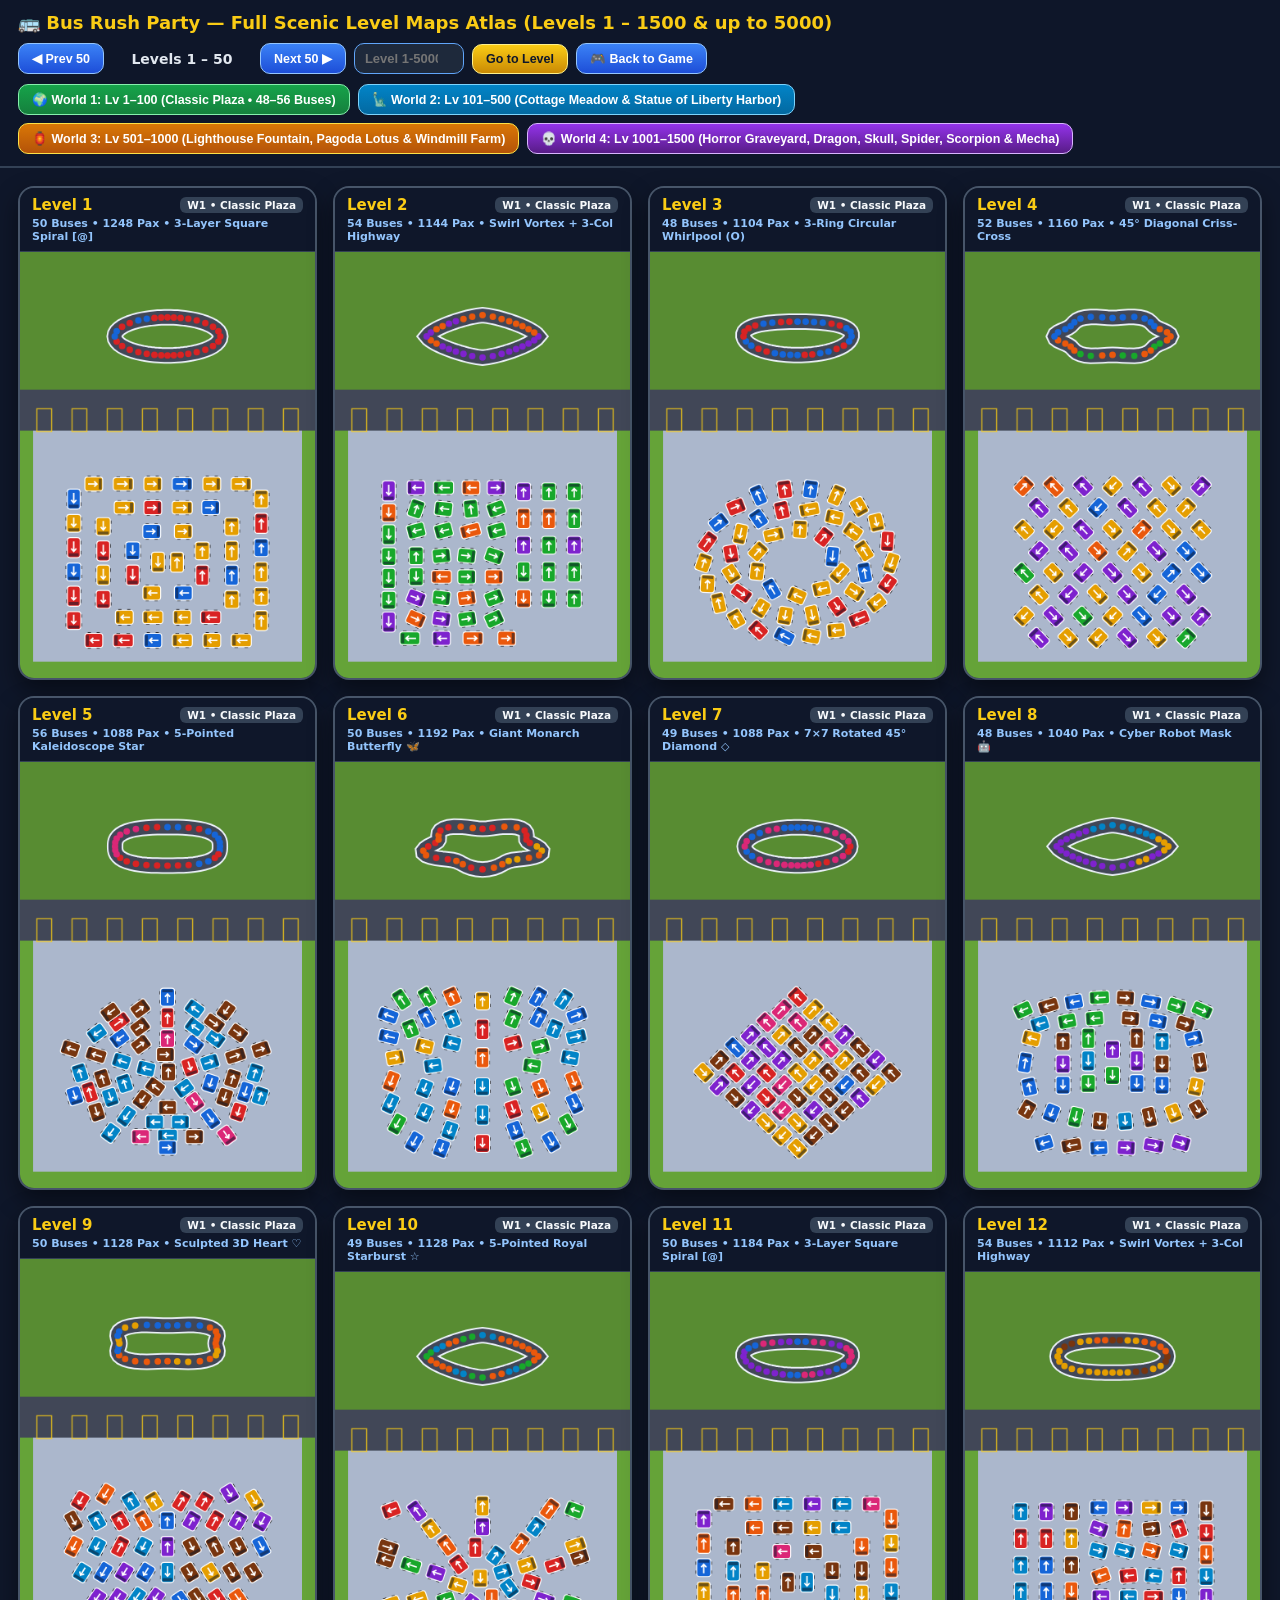
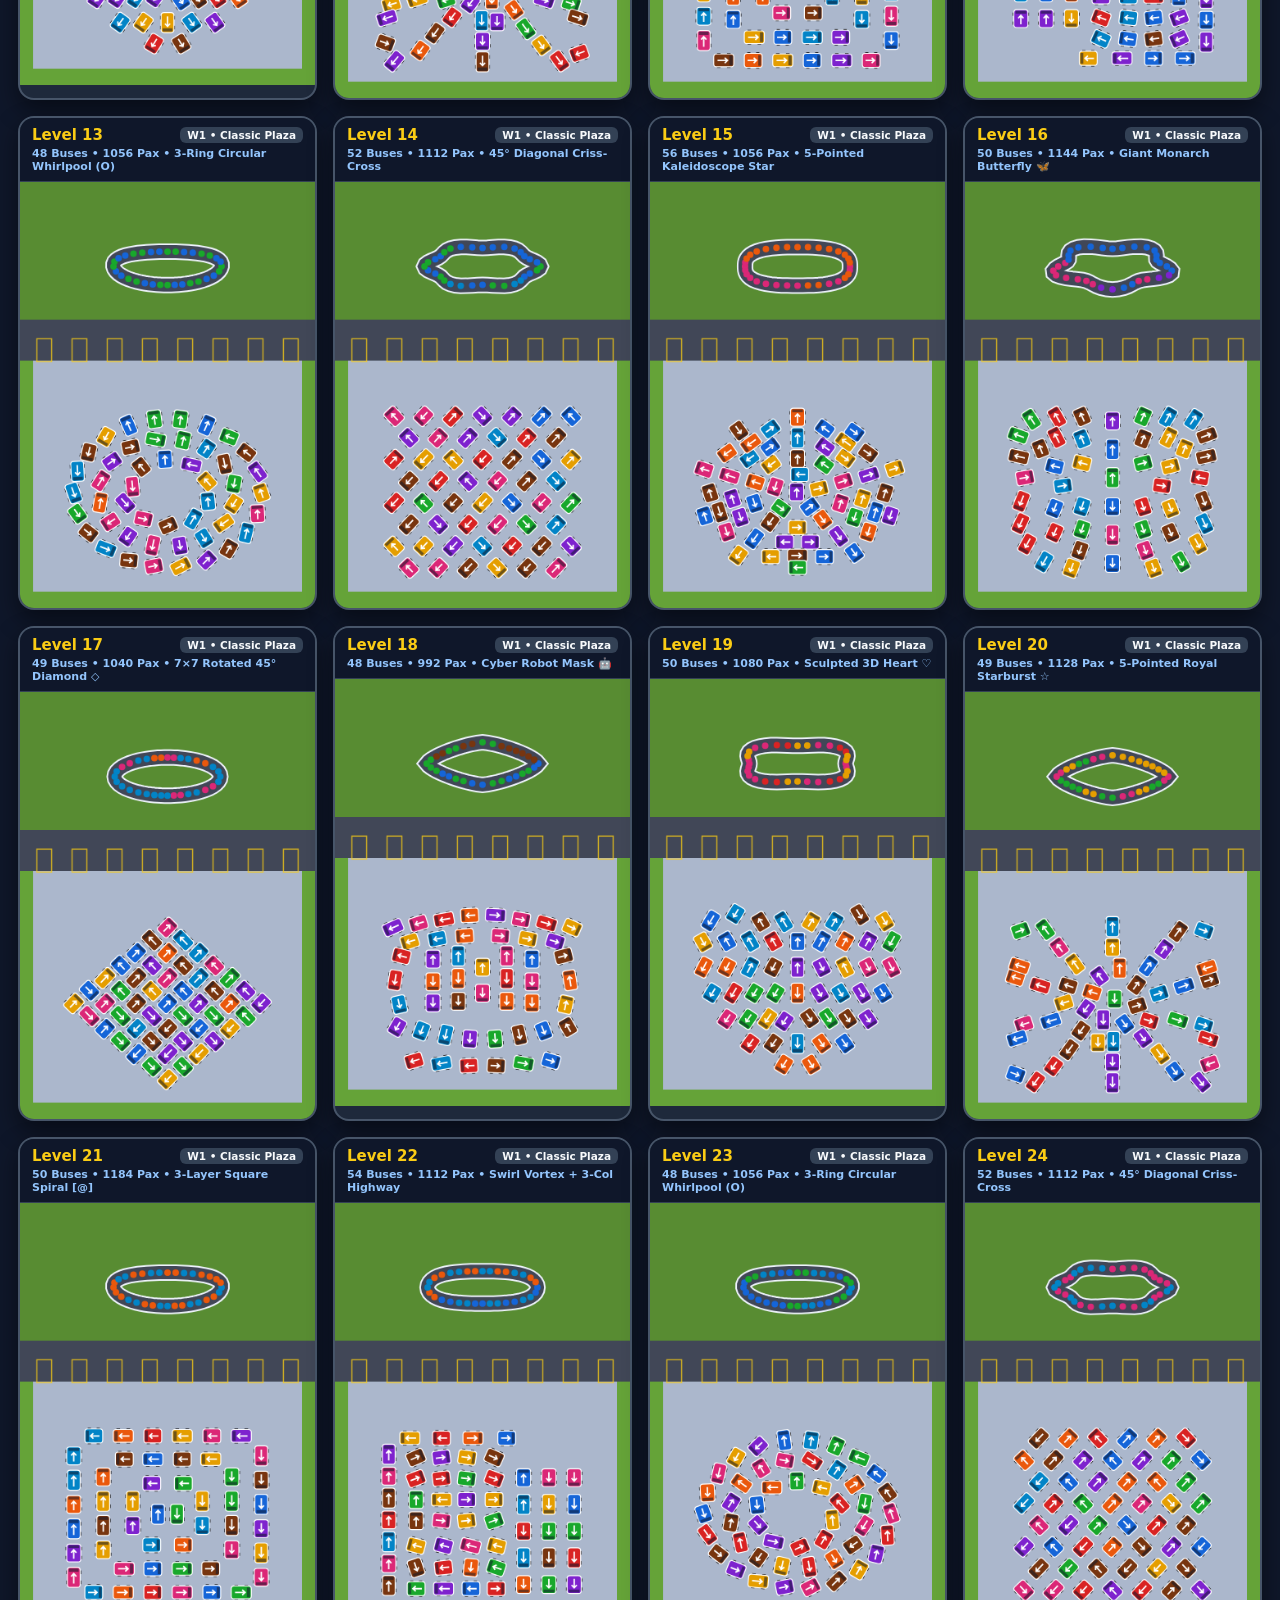
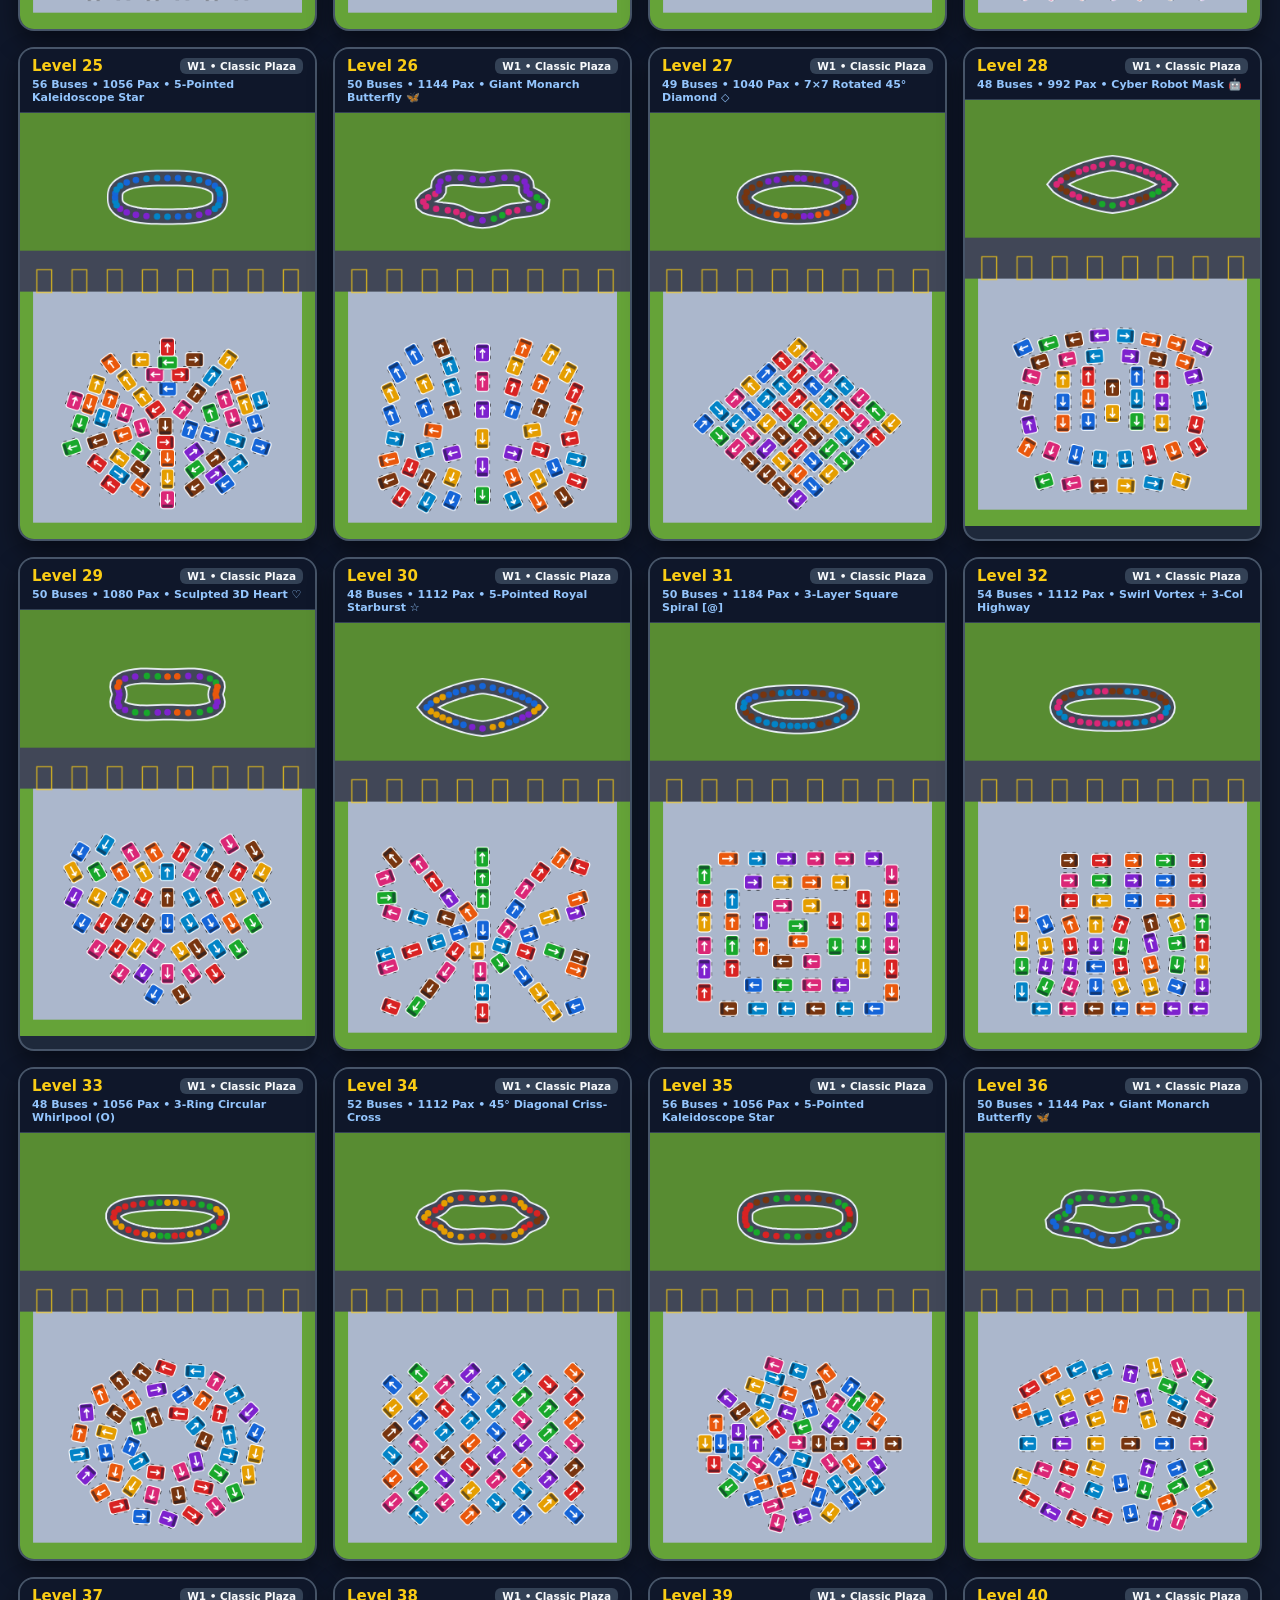
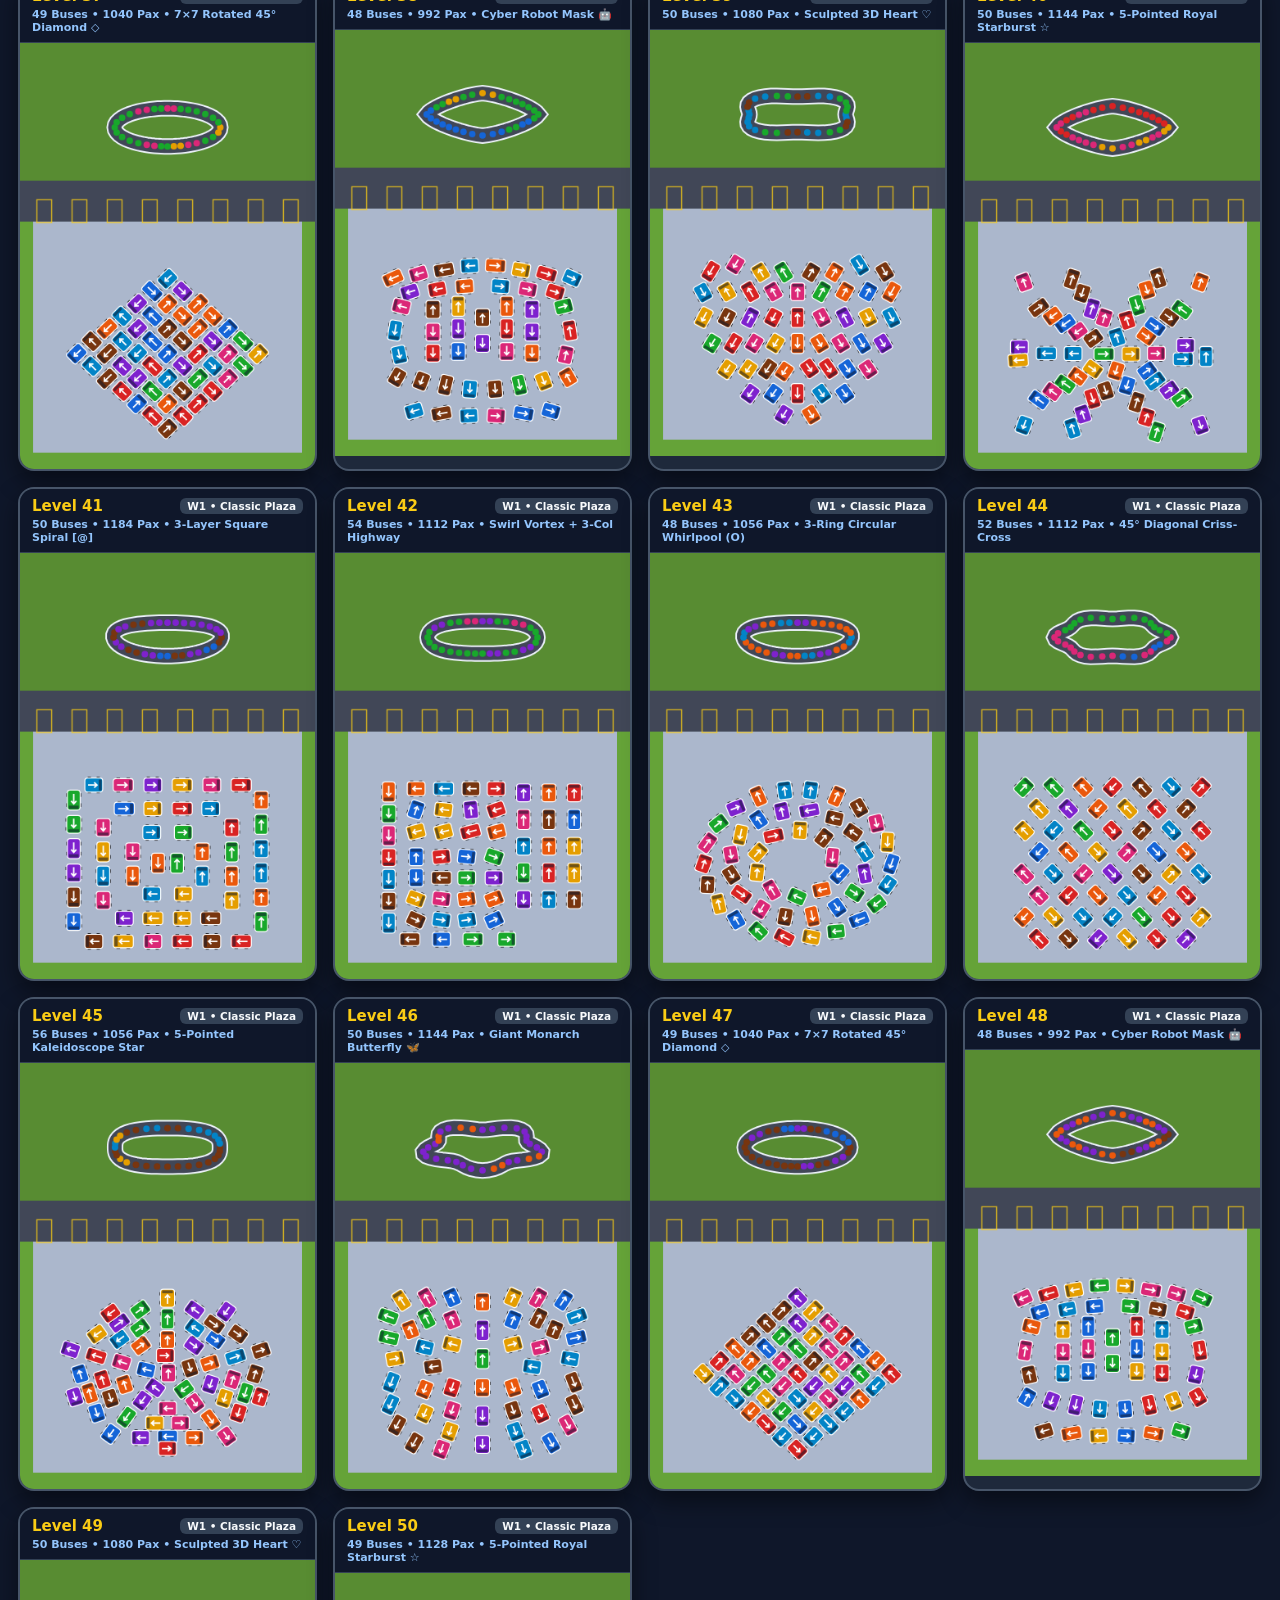
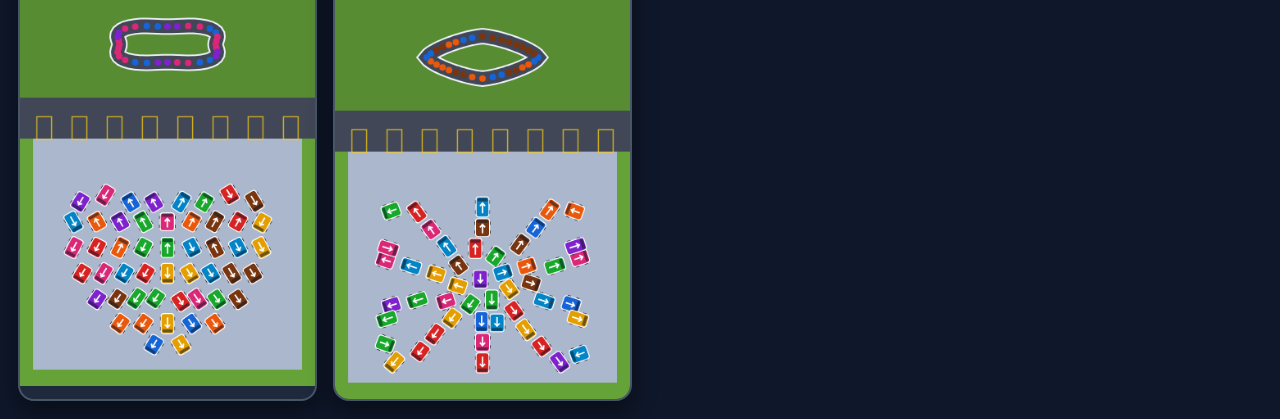
<file: maps.html>
<!DOCTYPE html>
<html lang="en">
<head>
  <meta charset="UTF-8" />
  <meta name="viewport" content="width=device-width, initial-scale=1.0" />
  <title>Bus Rush Party — Level 1 to 5000 Visual Map Atlas (v99)</title>
  <style>
    * { box-sizing: border-box; }
    body {
      margin: 0;
      padding: 0;
      background: #0f172a;
      color: #f8fafc;
      font-family: 'Segoe UI', system-ui, -apple-system, sans-serif;
    }
    .topbar {
      position: sticky;
      top: 0;
      z-index: 100;
      background: rgba(15, 23, 42, 0.96);
      backdrop-filter: blur(10px);
      border-bottom: 2px solid #334155;
      padding: 12px 18px;
      display: flex;
      flex-direction: column;
      gap: 10px;
    }
    .topbar-row {
      display: flex;
      flex-wrap: wrap;
      align-items: center;
      justify-content: space-between;
      gap: 10px;
    }
    .brand {
      font-size: 18px;
      font-weight: 900;
      color: #facc15;
    }
    .controls, .world-tabs {
      display: flex;
      flex-wrap: wrap;
      align-items: center;
      gap: 8px;
    }
    .btn {
      background: linear-gradient(180deg, #3b82f6, #1d4ed8);
      color: #fff;
      border: 1.5px solid #93c5fd;
      border-radius: 10px;
      padding: 7px 13px;
      font-size: 12.5px;
      font-weight: 800;
      cursor: pointer;
    }
    .btn.gold {
      background: linear-gradient(180deg, #facc15, #ca8a04);
      color: #0f172a;
      border-color: #fef08a;
    }
    .btn.w1 { background: linear-gradient(180deg, #16a34a, #15803d); border-color: #86efac; }
    .btn.w2 { background: linear-gradient(180deg, #0284c7, #0369a1); border-color: #7dd3fc; }
    .btn.w3 { background: linear-gradient(180deg, #d97706, #b45309); border-color: #fde047; }
    .btn.w4 { background: linear-gradient(180deg, #9333ea, #581c87); border-color: #d8b4fe; }
    .inp {
      background: #1e293b;
      color: #fff;
      border: 1.5px solid #60a5fa;
      border-radius: 10px;
      padding: 7px 10px;
      width: 110px;
      font-size: 13px;
      font-weight: 800;
    }
    .grid {
      display: grid;
      grid-template-columns: repeat(auto-fill, minmax(270px, 1fr));
      gap: 16px;
      padding: 18px;
      max-width: 1680px;
      margin: 0 auto;
    }
    .card {
      background: #1e293b;
      border: 2px solid #475569;
      border-radius: 16px;
      overflow: hidden;
      box-shadow: 0 10px 24px rgba(0,0,0,0.45);
      display: flex;
      flex-direction: column;
    }
    .card-hdr {
      padding: 8px 12px;
      background: #0f172a;
      display: flex;
      flex-direction: column;
      gap: 3px;
      border-bottom: 1px solid #334155;
    }
    .card-hdr-top {
      display: flex;
      align-items: center;
      justify-content: space-between;
    }
    .lvl-num {
      font-size: 15px;
      font-weight: 900;
      color: #facc15;
    }
    .world-badge {
      font-size: 10.5px;
      font-weight: 900;
      padding: 2px 7px;
      border-radius: 6px;
      background: #334155;
      color: #f8fafc;
    }
    .lvl-meta {
      font-size: 11px;
      font-weight: 700;
      color: #93c5fd;
    }
    .map-canvas {
      width: 100%;
      aspect-ratio: 360 / 520;
      display: block;
    }
  </style>
</head>
<body>
  <div class="topbar">
    <div class="topbar-row">
      <div class="brand">🚌 Bus Rush Party — Full Scenic Level Maps Atlas (Levels 1 – 1500 & up to 5000)</div>
      <div class="controls">
        <button class="btn" id="btn-prev">◀ Prev 50</button>
        <span id="page-label" style="font-weight:900; font-size:14px; color:#e2e8f0; min-width:140px; text-align:center;">Levels 1 – 50</span>
        <button class="btn" id="btn-next">Next 50 ▶</button>
        <input type="number" id="jump-input" class="inp" min="1" max="5000" placeholder="Level 1-5000" />
        <button class="btn gold" id="btn-jump">Go to Level</button>
        <button class="btn" onclick="location.href='/?play=1'">🎮 Back to Game</button>
      </div>
    </div>
    <div class="world-tabs">
      <button class="btn w1" onclick="window.jumpToPage(1)">🌍 World 1: Lv 1–100 (Classic Plaza • 48–56 Buses)</button>
      <button class="btn w2" onclick="window.jumpToPage(101)">🗽 World 2: Lv 101–500 (Cottage Meadow & Statue of Liberty Harbor)</button>
      <button class="btn w3" onclick="window.jumpToPage(501)">🏮 World 3: Lv 501–1000 (Lighthouse Fountain, Pagoda Lotus & Windmill Farm)</button>
      <button class="btn w4" onclick="window.jumpToPage(1001)">💀 World 4: Lv 1001–1500 (Horror Graveyard, Dragon, Skull, Spider, Scorpion & Mecha)</button>
    </div>
  </div>
  <div class="grid" id="maps-grid"></div>

  <script>
    window.BFP_PORTAL_ACTIVE = true;
  </script>
  <script>
    (function () {
      const COLORS_HEX = {
        yellow: '#e59e00',
        blue:   '#1565d8',
        red:    '#d92323',
        green:  '#18a82b',
        purple: '#7e22ce',
        brown:  '#78350f',
        cyan:   '#0284c7',
        orange: '#ea580c',
        pink:   '#db2777'
      };
      const ARCH_NAMES = {
        0: 'Boy Figure + 4 Flowers',
        1: 'Swirl Vortex + 3-Col Highway',
        2: '10×6 Harbor Fortress + Cross',
        3: 'Giant Crab 🦀 + Ocean Wave',
        4: '5-Pointed Kaleidoscope Star',
        5: 'Central Fountain Courtyard',
        6: 'Sculpted 3D Heart ♡',
        7: '4-Corner Lotus Ponds + Cross',
        8: 'Windmill Columns + 45° Diamond',
        9: 'Haunted Octagon + 45° Diamond',
        10: 'Fire-Breathing Dragon 🐉',
        11: 'Horned Mecha Titan 👹',
        12: '3-Layer Square Spiral [@]',
        13: '3-Ring Circular Whirlpool (O)',
        14: '45° Diagonal Criss-Cross',
        15: 'Giant Monarch Butterfly 🦋',
        16: '7×7 Rotated 45° Diamond ◇',
        17: 'Cyber Robot Mask 🤖',
        18: 'Giant Haunted Skull 💀',
        19: '5-Pointed Royal Starburst ☆',
        20: 'Giant 8-Legged Spider 🕷️',
        21: 'Giant Armored Scorpion 🦂'
      };
      const pairedTrackShapes = ['heart', 'infinity', 'heart', 'hexagon', 'octagon', 'star', 'oval', 'diamond', 'clover', 'diamond'];
      const getTrackShape = (lvl) => lvl === 1 ? 'oval' : lvl === 2 ? 'diamond' : lvl === 3 ? 'heart' : pairedTrackShapes[(lvl - 1) % 10];

      function getWorldThemePreview(lvl, arch) {
        const era = LevelGen.getWorldEraForLevel(lvl);
        if (era === 1) {
          return { badge: 'W1 • Classic Plaza', topCol: '#588c32', apronCol: null, lotCol: '#abb7cc', roadCol: '#414757', isHorror: false, era: 1, scene: 'plaza' };
        }
        if (era === 2) {
          const isCottage = arch === 0 || (arch !== 2 && arch !== 3 && lvl % 2 === 1);
          if (isCottage) {
            return { badge: 'W2 • Cottage Meadow', topCol: '#61a336', apronCol: '#e8cfa8', lotCol: '#7eb344', roadCol: '#4e5668', isHorror: false, era: 2, scene: 'cottage' };
          }
          return { badge: 'W2 • Liberty Harbor', topCol: '#2589c2', apronCol: '#e5d9c8', lotCol: '#a5b1c4', roadCol: '#454d5e', isHorror: false, era: 2, scene: 'harbor' };
        }
        if (era === 3) {
          if (arch === 5 || (arch !== 7 && arch !== 8 && lvl % 3 === 1)) {
            return { badge: 'W3 • Lighthouse Bay', topCol: '#2188bf', apronCol: '#edd7b7', lotCol: '#adb8ca', roadCol: '#3f4859', isHorror: false, era: 3, scene: 'lighthouse' };
          }
          if (arch === 7 || (arch !== 8 && lvl % 3 === 2)) {
            return { badge: 'W3 • Pagoda Waterfall', topCol: '#398a55', apronCol: '#e2d5c4', lotCol: '#a9b4c7', roadCol: '#3d4355', isHorror: false, era: 3, scene: 'pagoda' };
          }
          return { badge: 'W3 • Dutch Windmill', topCol: '#659930', apronCol: '#e8d2b0', lotCol: '#79ae40', roadCol: '#414555', isHorror: false, era: 3, scene: 'windmill' };
        }
        if (arch === 9 || arch === 10 || (arch !== 18 && arch !== 20 && arch !== 21 && arch !== 11 && lvl % 4 === 1)) {
          return { badge: 'W4 • Haunted Graveyard', topCol: '#1e3329', apronCol: '#cbb598', lotCol: arch === 9 ? '#36543b' : '#282c3d', roadCol: '#1b1e27', isHorror: true, era: 4, scene: 'graveyard' };
        }
        if (arch === 18 || (arch !== 20 && arch !== 21 && arch !== 11 && lvl % 4 === 2)) {
          return { badge: 'W4 • Spooky Carnival', topCol: '#1e1433', apronCol: null, lotCol: '#29233d', roadCol: '#181423', isHorror: true, era: 4, scene: 'carnival' };
        }
        if (arch === 20 || arch === 21 || (arch !== 11 && lvl % 4 === 3)) {
          return { badge: 'W4 • Blood-Moon Crypt', topCol: '#28121a', apronCol: null, lotCol: '#2d2532', roadCol: '#1b151e', isHorror: true, era: 4, scene: 'crypt' };
        }
        return { badge: 'W4 • Biohazard Mecha Lab', topCol: '#13242d', apronCol: null, lotCol: '#232f3a', roadCol: '#131b22', isHorror: true, era: 4, scene: 'biohazard' };
      }

      function getTrackPoint(shape, rawTheta) {
        const centerZ = -8.55;
        const c = Math.cos(rawTheta);
        const s = Math.sin(rawTheta);
        if (shape === 'diamond') {
          const p = 1.36;
          const norm = Math.pow(Math.pow(Math.abs(c), p) + Math.pow(Math.abs(s), p), 1 / p) || 1;
          return { x: (c / norm) * 3.68, z: centerZ + (s / norm) * 2.38 };
        }
        if (shape === 'star') {
          const wave = 1.0 + 0.135 * Math.cos(5 * (rawTheta - Math.PI * 0.5));
          return { x: c * 3.58 * wave, z: centerZ + s * 2.28 * wave };
        }
        if (shape === 'heart') {
          const tTheta = rawTheta + 0.14 * Math.sin(2 * rawTheta);
          const s2 = Math.sin(tTheta);
          const c2 = Math.cos(tTheta);
          const topDip = s2 < 0 ? 0.58 * s2 * s2 : -0.14 * s2 * s2;
          const sideSwell = 1.0 - 0.06 * s2;
          return { x: c2 * 3.56 * sideSwell, z: centerZ + s2 * 2.24 + topDip };
        }
        if (shape === 'infinity') {
          const tTheta = rawTheta + 0.16 * Math.sin(2 * rawTheta);
          const s2 = Math.sin(tTheta);
          const c2 = Math.cos(tTheta);
          const pinch = 1.0 - 0.22 * s2 * s2;
          return { x: c2 * 3.62, z: centerZ + s2 * 2.34 * pinch };
        }
        if (shape === 'hexagon') {
          const hexMod = 1.0 + 0.075 * Math.cos(6 * rawTheta);
          return { x: c * 3.56 * hexMod, z: centerZ + s * 2.24 * hexMod };
        }
        if (shape === 'clover') {
          const petal = 1.0 + 0.11 * Math.cos(4 * (rawTheta + Math.PI * 0.25));
          return { x: c * 3.56 * petal, z: centerZ + s * 2.24 * petal };
        }
        if (shape === 'octagon') {
          const p = 2.75;
          const norm = Math.pow(Math.pow(Math.abs(c), p) + Math.pow(Math.abs(s), p), 1 / p) || 1;
          return { x: (c / norm) * 3.46, z: centerZ + (s / norm) * 2.16 };
        }
        const tTheta = rawTheta + 0.20 * Math.sin(2 * rawTheta);
        return { x: Math.cos(tTheta) * 3.48, z: centerZ + Math.sin(tTheta) * 2.14 };
      }

      let LevelGen = null;
      async function loadLevelGen() {
        const res = await fetch('game.js?v=99');
        const code = await res.text();
        const start = code.indexOf('class LevelGenerator');
        const end = code.indexOf('// MAIN 3D GAME CONTROLLER');
        const COLORS = { yellow:{}, blue:{}, red:{}, green:{}, purple:{}, brown:{}, cyan:{}, orange:{}, pink:{} };
        const ALL_COLOR_KEYS = Object.keys(COLORS);
        const RING_SLOT_COUNT = 32;
        const ROW_PASSENGERS = 4;
        LevelGen = eval('(' + code.slice(start, end) + ')');
        renderPage(1);
      }

      let currentStart = 1;
      const PAGE_SIZE = 50;

      function drawTree(ctx, x, y, r, col) {
        ctx.fillStyle = '#5c3a21';
        ctx.fillRect(x - r * 0.22, y + r * 0.3, r * 0.44, r * 0.7);
        ctx.fillStyle = col;
        ctx.beginPath();
        ctx.ellipse(x, y, r, r * 0.88, 0, 0, Math.PI * 2);
        ctx.fill();
      }

      function drawPumpkin(ctx, x, y, r) {
        ctx.fillStyle = '#ea580c';
        ctx.beginPath();
        ctx.ellipse(x, y, r, r * 0.8, 0, 0, Math.PI * 2);
        ctx.fill();
        ctx.fillStyle = '#fef08a';
        ctx.fillRect(x - r * 0.45, y - r * 0.25, r * 0.32, r * 0.32);
        ctx.fillRect(x + r * 0.15, y - r * 0.25, r * 0.32, r * 0.32);
        ctx.fillRect(x - r * 0.4, y + r * 0.2, r * 0.8, r * 0.2);
      }

      function drawTombstone(ctx, x, y, w, h) {
        ctx.fillStyle = '#64748b';
        ctx.beginPath();
        ctx.roundRect(x - w * 0.5, y - h * 0.5, w, h, [w * 0.5, w * 0.5, 2, 2]);
        ctx.fill();
      }

      function drawLevelCanvas(canvas, lvl) {
        const W = 360, H = 520;
        canvas.width = W;
        canvas.height = H;
        const ctx = canvas.getContext('2d');
        const d = LevelGen.generateLevel(lvl);
        const arch = LevelGen.getArchetypeForLevel(lvl);
        const shape = getTrackShape(lvl);
        const theme = getWorldThemePreview(lvl, arch);

        // 1. Background zones & scenic landmarks
        ctx.fillStyle = theme.topCol;
        ctx.fillRect(0, 0, W, 168);
        if (theme.apronCol) {
          ctx.fillStyle = theme.apronCol;
          ctx.fillRect(0, 82, W, 86);
        }
        ctx.fillStyle = theme.roadCol;
        ctx.fillRect(0, 168, W, 50);
        ctx.fillStyle = theme.lotCol;
        ctx.fillRect(0, 218, W, H - 218);

        if (!theme.isHorror && theme.scene !== 'cottage' && theme.scene !== 'windmill') {
          ctx.fillStyle = '#65a338';
          ctx.fillRect(0, 218, 16, H - 218);
          ctx.fillRect(W - 16, 218, 16, H - 218);
          ctx.fillRect(0, H - 20, W, 20);
        }

        const midX = W * 0.5;
        if (theme.scene === 'cottage') {
          ctx.fillStyle = '#7dd3fc'; ctx.fillRect(0, 0, W, 38);
          ctx.fillStyle = '#fef3c7'; ctx.fillRect(midX - 30, 26, 60, 40);
          ctx.fillStyle = '#ea580c';
          ctx.beginPath(); ctx.moveTo(midX - 38, 28); ctx.lineTo(midX, 4); ctx.lineTo(midX + 38, 28); ctx.fill();
          drawTree(ctx, 36, 40, 17, '#4d9c2a');
          drawTree(ctx, W - 36, 40, 17, '#4d9c2a');
        } else if (theme.scene === 'harbor') {
          ctx.fillStyle = '#93c5fd'; ctx.fillRect(0, 0, W, 32);
          ctx.fillStyle = '#2589c2'; ctx.fillRect(0, 32, W, 50);
          ctx.fillStyle = '#d6d3d1'; ctx.fillRect(midX - 42, 48, 42, 22);
          ctx.fillStyle = '#2dd4bf'; ctx.fillRect(midX - 30, 18, 18, 30);
          ctx.fillStyle = '#facc15'; ctx.beginPath(); ctx.arc(midX - 8, 10, 5, 0, Math.PI * 2); ctx.fill();
          ctx.fillStyle = '#e0f2fe'; ctx.fillRect(midX + 36, 30, 60, 38);
          ctx.fillStyle = '#2563eb'; ctx.fillRect(midX + 34, 26, 64, 10);
        } else if (theme.scene === 'lighthouse') {
          ctx.fillStyle = '#dc2626'; ctx.fillRect(88, 8, 15, 42);
          ctx.fillStyle = '#ffffff'; ctx.fillRect(88, 20, 15, 12);
          ctx.fillStyle = '#2563eb'; ctx.beginPath(); ctx.ellipse(midX, 24, 32, 16, 0, Math.PI, 0); ctx.fill();
          ctx.fillStyle = '#f1f5f9'; ctx.fillRect(midX - 28, 24, 56, 38);
          drawTree(ctx, 26, 44, 20, '#f472b6');
          drawTree(ctx, W - 26, 44, 20, '#f472b6');
        } else if (theme.scene === 'pagoda') {
          ctx.fillStyle = '#2dd4bf'; ctx.fillRect(50, 10, 165, 58);
          ctx.fillStyle = '#e0f2fe'; ctx.fillRect(midX - 20, 6, 18, 36);
          ctx.fillStyle = '#dc2626'; ctx.fillRect(W - 76, 22, 48, 36);
          drawTree(ctx, 32, 38, 22, '#f472b6');
        } else if (theme.scene === 'windmill') {
          ctx.fillStyle = '#d97706'; ctx.fillRect(midX - 18, 18, 36, 46);
          ctx.strokeStyle = '#fef3c7'; ctx.lineWidth = 3.5;
          ctx.beginPath(); ctx.moveTo(midX - 30, 4); ctx.lineTo(midX + 30, 52); ctx.moveTo(midX + 30, 4); ctx.lineTo(midX - 30, 52); ctx.stroke();
          ctx.fillStyle = '#dc2626'; ctx.fillRect(W - 74, 24, 42, 34);
          drawTree(ctx, 14, 340, 13, '#15803d');
          drawTree(ctx, W - 14, 340, 13, '#15803d');
        } else if (theme.scene === 'graveyard') {
          ctx.fillStyle = '#e2e8f0'; ctx.beginPath(); ctx.arc(88, 22, 16, 0, Math.PI * 2); ctx.fill();
          ctx.fillStyle = '#7c2d12'; ctx.fillRect(midX - 36, 22, 72, 44);
          ctx.fillStyle = '#4ade80'; ctx.beginPath(); ctx.arc(midX, 34, 8, 0, Math.PI * 2); ctx.fill();
          drawPumpkin(ctx, 38, H - 24, 12);
          drawPumpkin(ctx, W - 38, H - 24, 12);
          drawTombstone(ctx, 18, H - 30, 18, 26);
          drawTombstone(ctx, W - 18, H - 30, 18, 26);
        } else if (theme.scene === 'carnival') {
          ctx.fillStyle = '#9333ea'; ctx.fillRect(midX - 34, 24, 68, 42);
          ctx.fillStyle = '#e11d48'; ctx.beginPath(); ctx.arc(midX - 12, 38, 5, 0, Math.PI * 2); ctx.arc(midX + 12, 38, 5, 0, Math.PI * 2); ctx.fill();
          ctx.strokeStyle = '#f43f5e'; ctx.lineWidth = 2.5;
          ctx.beginPath(); ctx.arc(W - 46, 34, 24, 0, Math.PI * 2); ctx.stroke();
          drawPumpkin(ctx, 36, H - 24, 12);
          drawPumpkin(ctx, W - 36, H - 24, 12);
        } else if (theme.scene === 'crypt') {
          ctx.fillStyle = '#f43f5e'; ctx.beginPath(); ctx.arc(W - 85, 24, 18, 0, Math.PI * 2); ctx.fill();
          ctx.fillStyle = '#1e293b'; ctx.fillRect(midX - 36, 14, 72, 52);
          drawPumpkin(ctx, 36, H - 24, 12);
          drawTombstone(ctx, W - 24, H - 28, 18, 26);
        } else if (theme.scene === 'biohazard') {
          ctx.fillStyle = '#22c55e';
          ctx.fillRect(18, 14, 36, 62);
          ctx.fillRect(W - 54, 14, 36, 62);
          ctx.fillStyle = '#eab308';
          ctx.beginPath(); ctx.arc(midX, 38, 13, 0, Math.PI * 2); ctx.fill();
        }

        const scX = W / 14.0;
        const scZ = (H - 16) / 25.5;
        const px = (wx) => (wx + 7.0) * scX;
        const py = (wz) => 12 + (wz + 13.0) * scZ;

        if (theme.isHorror) {
          ctx.strokeStyle = 'rgba(15,23,42,0.38)';
          ctx.lineWidth = 1;
          for (let y = 225; y < H; y += 22) {
            ctx.beginPath(); ctx.moveTo(0, y); ctx.lineTo(W, y); ctx.stroke();
          }
          for (let x = 20; x < W; x += 28) {
            ctx.beginPath(); ctx.moveTo(x, 218); ctx.lineTo(x, H); ctx.stroke();
          }
        }

        // Lot special water/fountain/swamp pools
        const drawPool = (wx, wz, rx, rz, col) => {
          ctx.fillStyle = '#e2e8f0';
          ctx.beginPath();
          ctx.ellipse(px(wx), py(wz), (rx + 0.14) * scX, (rz + 0.14) * scZ, 0, 0, Math.PI * 2);
          ctx.fill();
          ctx.fillStyle = col;
          ctx.beginPath();
          ctx.ellipse(px(wx), py(wz), rx * scX, rz * scZ, 0, 0, Math.PI * 2);
          ctx.fill();
        };
        if (theme.era === 3 && arch === 5) {
          ctx.fillStyle = '#e2e8f0';
          ctx.fillRect(px(-1.15), py(4.40), 2.30 * scX, 2.30 * scZ);
          drawPool(0, 5.55, 0.65, 0.65, '#38bdf8');
        } else if (theme.era === 3 && arch === 7) {
          drawPool(-4.45, 0.95, 0.75, 0.65, '#2dd4bf');
          drawPool(4.45, 0.95, 0.75, 0.65, '#2dd4bf');
          drawPool(-4.45, 10.25, 0.75, 0.65, '#2dd4bf');
          drawPool(4.45, 10.25, 0.75, 0.65, '#2dd4bf');
        } else if (theme.era === 3 && arch === 8) {
          drawPool(-5.25, 5.55, 0.62, 1.40, '#2dd4bf');
          drawPool(5.25, 5.55, 0.62, 1.40, '#2dd4bf');
        } else if (theme.era === 4 && arch === 9) {
          drawPool(-4.55, 0.95, 0.72, 0.62, '#22c55e');
          drawPool(4.55, 0.95, 0.72, 0.62, '#22c55e');
          drawPool(-4.55, 10.25, 0.72, 0.62, '#22c55e');
          drawPool(4.55, 10.25, 0.72, 0.62, '#22c55e');
        }

        // Track loop
        ctx.beginPath();
        for (let i = 0; i <= 64; i++) {
          const th = (i / 64) * Math.PI * 2;
          const pt = getTrackPoint(shape, th);
          const tx = px(pt.x) * 0.72 + W * 0.14;
          const ty = py(pt.z) * 0.55 + 48;
          if (i === 0) ctx.moveTo(tx, ty);
          else ctx.lineTo(tx, ty);
        }
        ctx.closePath();
        ctx.lineWidth = 20;
        ctx.strokeStyle = theme.isHorror ? '#64748b' : '#eef3fb';
        ctx.stroke();
        ctx.lineWidth = 16;
        ctx.strokeStyle = theme.roadCol;
        ctx.stroke();

        // 32 Passenger rows on track
        for (let k = 0; k < 32; k++) {
          const th = (k / 32) * Math.PI * 2;
          const pt = getTrackPoint(shape, th);
          const tx = px(pt.x) * 0.72 + W * 0.14;
          const ty = py(pt.z) * 0.55 + 48;
          const r = d.ovalRingSlots[k];
          ctx.fillStyle = r ? (COLORS_HEX[r.color] || '#1565d8') : '#64748b';
          ctx.beginPath();
          ctx.arc(tx, ty, 4.0, 0, Math.PI * 2);
          ctx.fill();
        }

        // 8 Boarding slots
        const slotXs = [-5.85, -4.18, -2.51, -0.84, 0.84, 2.51, 4.18, 5.85];
        ctx.strokeStyle = 'rgba(250,204,21,0.75)';
        ctx.lineWidth = 1.5;
        slotXs.forEach((sx) => {
          ctx.strokeRect(px(sx) - 9, py(-3.22) - 14, 18, 28);
        });

        // 3D-Styled Rounded Buses (with tires, roof, windshield & directional arrow!)
        d.vehicles.forEach((v) => {
          const vx = px(v.x);
          const vz = py(v.z);
          const vSc = v.scale || 0.52;
          const vw = (v.type === 'bus' ? 1.22 : 1.08) * vSc * scX;
          const vh = (v.type === 'bus' ? 2.48 : 1.78) * vSc * scZ;
          const rotY = LevelGen.getVehicleRotY(v);

          ctx.save();
          ctx.translate(vx, vz);
          ctx.rotate(-rotY);

          // Tires
          ctx.fillStyle = '#18181b';
          ctx.fillRect(-vw * 0.58, -vh * 0.34, vw * 1.16, vh * 0.18);
          ctx.fillRect(-vw * 0.58, vh * 0.16, vw * 1.16, vh * 0.18);

          // Body
          ctx.fillStyle = COLORS_HEX[v.color] || '#1565d8';
          ctx.beginPath();
          ctx.roundRect(-vw * 0.5, -vh * 0.5, vw, vh, 3.5);
          ctx.fill();
          ctx.fillStyle = 'rgba(15,23,42,0.55)';
          ctx.fillRect(-vw * 0.38, -vh * 0.44, vw * 0.76, vh * 0.16);
          ctx.lineWidth = 1.2;
          ctx.strokeStyle = '#ffffff';
          ctx.stroke();

          // Arrow
          const aLen = vh * 0.25;
          ctx.beginPath();
          ctx.moveTo(0, aLen + 1.5);
          ctx.lineTo(0, -aLen + 1.5);
          ctx.moveTo(-3.2, -aLen + 5.0);
          ctx.lineTo(0, -aLen + 1.5);
          ctx.lineTo(3.2, -aLen + 5.0);
          ctx.lineWidth = 1.8;
          ctx.strokeStyle = '#ffffff';
          ctx.stroke();
          ctx.restore();
        });

        return {
          count: d.vehicles.length,
          pass: d.vehicles.reduce((a, b) => a + b.cap, 0),
          archName: ARCH_NAMES[arch] || ('Formation ' + arch),
          badge: theme.badge
        };
      }

      function renderPage(startLvl) {
        currentStart = Math.max(1, Math.min(4951, startLvl));
        const endLvl = Math.min(5000, currentStart + PAGE_SIZE - 1);
        document.getElementById('page-label').textContent = `Levels ${currentStart} – ${endLvl}`;
        const grid = document.getElementById('maps-grid');
        grid.innerHTML = '';

        for (let lvl = currentStart; lvl <= endLvl; lvl++) {
          const card = document.createElement('div');
          card.className = 'card';
          card.id = 'lvl-card-' + lvl;
          const hdr = document.createElement('div');
          hdr.className = 'card-hdr';
          const hdrTop = document.createElement('div');
          hdrTop.className = 'card-hdr-top';
          const numEl = document.createElement('span');
          numEl.className = 'lvl-num';
          numEl.textContent = `Level ${lvl}`;
          const badgeEl = document.createElement('span');
          badgeEl.className = 'world-badge';
          hdrTop.appendChild(numEl);
          hdrTop.appendChild(badgeEl);

          const metaEl = document.createElement('div');
          metaEl.className = 'lvl-meta';
          hdr.appendChild(hdrTop);
          hdr.appendChild(metaEl);

          const canvas = document.createElement('canvas');
          canvas.className = 'map-canvas';
          const info = drawLevelCanvas(canvas, lvl);
          badgeEl.textContent = info.badge;
          metaEl.textContent = `${info.count} Buses • ${info.pass} Pax • ${info.archName}`;

          card.appendChild(hdr);
          card.appendChild(canvas);
          grid.appendChild(card);
        }
      }

      window.jumpToPage = (lvl) => {
        renderPage(lvl);
        window.scrollTo({ top: 0, behavior: 'smooth' });
      };

      document.getElementById('btn-prev').addEventListener('click', () => renderPage(currentStart - PAGE_SIZE));
      document.getElementById('btn-next').addEventListener('click', () => renderPage(currentStart + PAGE_SIZE));
      document.getElementById('btn-jump').addEventListener('click', () => {
        const val = parseInt(document.getElementById('jump-input').value, 10);
        if (val >= 1 && val <= 5000) {
          const pageStart = Math.floor((val - 1) / PAGE_SIZE) * PAGE_SIZE + 1;
          renderPage(pageStart);
          setTimeout(() => {
            const el = document.getElementById('lvl-card-' + val);
            if (el) el.scrollIntoView({ behavior: 'smooth', block: 'center' });
          }, 80);
        }
      });

      loadLevelGen();
    })();
  </script>
</body>
</html>
</file>
<file: styles.css>
﻿* {
  box-sizing: border-box;
  margin: 0;
  padding: 0;
  user-select: none;
  -webkit-user-select: none;
  -webkit-touch-callout: none;
}

html, body {
  width: 100%;
  height: 100%;
  overflow: hidden;
  background: #071926;
  font-family: 'Segoe UI', 'Fredoka', 'Arial Rounded MT Bold', -apple-system, BlinkMacSystemFont, sans-serif;
}

#app-wrapper {
  position: relative;
  width: 100%;
  height: 100%;
  display: flex;
  justify-content: center;
  align-items: center;
  background: radial-gradient(circle at 50% 45%, #38bdf8 0%, #2563eb 48%, #1e3a8a 100%);
}

#game-container {
  position: relative;
  width: 100%;
  height: 100%;
  background: #132238;
  overflow: hidden;
}

@media (min-width: 560px) {
  #game-container {
    max-width: 500px;
    max-height: 96vh;
    border-radius: 22px;
    border: 2px solid rgba(56, 189, 248, 0.35);
    box-shadow: 0 20px 60px rgba(0, 0, 0, 0.75);
  }
}

/* =========================================================================
   OPENING SPLASH SCREEN 1: "TEALS" (ROYAL PURPLE + CLEAN WHITE FONT!)
   ========================================================================= */
#splash-studio {
  position: absolute;
  inset: 0;
  z-index: 200;
  background: radial-gradient(circle at 50% 48%, #6d28d9 0%, #4c1d95 46%, #2e0559 84%, #1e0238 100%);
  display: flex;
  flex-direction: column;
  align-items: center;
  justify-content: center;
  overflow: hidden;
  transition: opacity 0.45s ease;
}

#splash-studio.hidden {
  opacity: 0;
  pointer-events: none;
}

.studio-bg-glow {
  position: absolute;
  width: 360px;
  height: 360px;
  border-radius: 50%;
  background: radial-gradient(circle, rgba(168, 85, 247, 0.42) 0%, rgba(126, 34, 206, 0.18) 52%, rgba(0, 0, 0, 0) 74%);
  pointer-events: none;
  animation: tfGlowPulse 1.8s infinite ease-in-out;
}

@keyframes tfGlowPulse {
  0%, 100% { transform: scale(0.95); opacity: 0.85; }
  50% { transform: scale(1.12); opacity: 1; }
}

.studio-logo-wrap {
  position: relative;
  z-index: 2;
  display: flex;
  flex-direction: column;
  align-items: center;
  justify-content: center;
  animation: studioPopIn 0.68s cubic-bezier(0.18, 0.89, 0.32, 1.28) forwards;
}

@keyframes studioPopIn {
  0% { opacity: 0; transform: scale(0.72) translateY(14px); }
  100% { opacity: 1; transform: scale(1) translateY(0); }
}

.teals-wordmark-row {
  position: relative;
  display: flex;
  align-items: center;
  justify-content: center;
  padding: 0 20px;
}

.teals-sparkle-star {
  position: absolute;
  top: -15px;
  left: 50%;
  transform: translateX(-50%);
  font-size: 22px;
  color: #fde047;
  text-shadow: 0 0 12px #facc15, 0 0 20px #f59e0b;
  animation: tfBoltFloat 1.4s infinite ease-in-out;
}

@keyframes tfBoltFloat {
  0%, 100% { transform: translateX(-50%) translateY(0) scale(1) rotate(0deg); }
  50% { transform: translateX(-50%) translateY(-3px) scale(1.18) rotate(12deg); }
}

.teals-word-teals {
  font-family: 'Fredoka', 'Arial Rounded MT Bold', 'Segoe UI', system-ui, sans-serif;
  font-size: 56px;
  font-weight: 800;
  letter-spacing: 2px;
  color: #ffffff;
  -webkit-text-fill-color: #ffffff;
  background: none;
  filter: drop-shadow(0 4px 16px rgba(15, 3, 38, 0.45));
}

/* =========================================================================
   OPENING SPLASH SCREEN 2: BUS FEVER PARTY LOADING SCREEN (5+ SEC ANIMATED)
   ========================================================================= */
#splash-loading {
  position: absolute;
  inset: 0;
  z-index: 190;
  background: #132238 url('loading_bg.jpg?v=83') center center / 100% 100% no-repeat;
  display: flex;
  flex-direction: column;
  justify-content: flex-end;
  align-items: center;
  padding-bottom: 7.2%;
  overflow: hidden;
  transition: opacity 0.38s ease;
}

#splash-loading.hidden {
  opacity: 0;
  pointer-events: none;
}

.loading-live-canvas {
  position: absolute;
  inset: 0;
  width: 100%;
  height: 100%;
  z-index: 2;
  pointer-events: none;
}

.loading-sky-clouds {
  position: absolute;
  inset: 0;
  z-index: 1;
  pointer-events: none;
  overflow: hidden;
}

.loading-cloud {
  position: absolute;
  width: 44%;
  height: auto;
  opacity: 0.85;
  filter: drop-shadow(0 6px 12px rgba(14, 116, 144, 0.18));
}

.loading-cloud.lc-1 {
  top: 3.5%;
  left: -10%;
  animation: loadingCloudDrift1 14s linear infinite;
}

.loading-cloud.lc-2 {
  top: 19.5%;
  left: 58%;
  width: 36%;
  opacity: 0.72;
  animation: loadingCloudDrift2 18s linear infinite;
}

@keyframes loadingCloudDrift1 {
  0% { transform: translate3d(0, 0, 0); }
  50% { transform: translate3d(45%, -4px, 0); }
  100% { transform: translate3d(0, 0, 0); }
}

@keyframes loadingCloudDrift2 {
  0% { transform: translate3d(0, 0, 0); }
  50% { transform: translate3d(-40%, 4px, 0); }
  100% { transform: translate3d(0, 0, 0); }
}

.loading-logo-3d-wrap {
  position: absolute;
  top: 8.59%;
  left: 22.61%;
  width: 51.74%;
  height: 16.21%;
  z-index: 4;
  pointer-events: none;
  transform-origin: 50% 55%;
  animation: loadingLogo3DFloat 2.1s ease-in-out infinite;
  filter: drop-shadow(0 10px 18px rgba(12, 34, 75, 0.35));
}

.loading-logo-3d-img {
  width: 100%;
  height: 100%;
  object-fit: fill;
  display: block;
}

.loading-logo-sheen {
  position: absolute;
  inset: 6% 8%;
  overflow: hidden;
  border-radius: 38%;
  pointer-events: none;
}

.loading-logo-sheen::after {
  content: '';
  position: absolute;
  top: -30%;
  left: -60%;
  width: 42%;
  height: 160%;
  background: linear-gradient(
    90deg,
    rgba(255, 255, 255, 0) 0%,
    rgba(255, 253, 224, 0.58) 50%,
    rgba(255, 255, 255, 0) 100%
  );
  transform: skewX(-25deg);
  animation: loadingLogoSheenSweep 2.4s ease-in-out infinite;
}

@keyframes loadingLogo3DFloat {
  0%, 100% {
    transform: translate3d(0, 0px, 0) scale(1) rotate(-0.8deg);
  }
  50% {
    transform: translate3d(0, -7px, 0) scale(1.038) rotate(1.1deg);
  }
}

@keyframes loadingLogoSheenSweep {
  0% { transform: translate3d(0%, 0, 0) skewX(-25deg); opacity: 0; }
  15% { opacity: 1; }
  55% { transform: translate3d(420%, 0, 0) skewX(-25deg); opacity: 1; }
  65%, 100% { transform: translate3d(420%, 0, 0) skewX(-25deg); opacity: 0; }
}

.loading-bar-container {
  position: relative;
  z-index: 3;
  width: 68%;
  display: flex;
  flex-direction: column;
  align-items: center;
  gap: 6px;
}

.loading-pct-text {
  color: #ffffff;
  font-size: 16px;
  font-weight: 800;
  text-shadow: 0 2px 4px rgba(0, 0, 0, 0.85), -1px -1px 0 #000, 1px -1px 0 #000;
  letter-spacing: 0.5px;
}

.loading-track {
  width: 100%;
  height: 18px;
  background: rgba(14, 34, 68, 0.85);
  border-radius: 12px;
  padding: 2px;
  border: 1.5px solid rgba(77, 171, 255, 0.45);
  box-shadow: 0 4px 12px rgba(0, 0, 0, 0.65), inset 0 2px 4px rgba(0, 0, 0, 0.7);
  overflow: hidden;
}

.loading-fill {
  width: 0%;
  height: 100%;
  border-radius: 10px;
  background: linear-gradient(90deg, #0077ff 0%, #00b7ff 75%, #9be7ff 100%);
  box-shadow: 0 0 12px #00b7ff, inset 0 2px 2px rgba(255, 255, 255, 0.65);
  transition: width 0.18s ease-out;
  position: relative;
}

.loading-fill::after {
  content: '';
  position: absolute;
  right: 2px;
  top: 2px;
  width: 10px;
  height: 10px;
  border-radius: 50%;
  background: #ffffff;
  box-shadow: 0 0 8px #ffffff;
}

/* =========================================================================
   MAIN 3D CANVAS & HUD OVERLAYS
   ========================================================================= */
#webgl-canvas {
  position: absolute;
  top: 0;
  left: 0;
  width: 100%;
  height: 100%;
  display: block;
  z-index: 1;
  touch-action: none;
}

#hud-layer {
  position: absolute;
  top: 0;
  left: 0;
  width: 100%;
  height: 100%;
  z-index: 10;
  pointer-events: none;
  display: flex;
  flex-direction: column;
  justify-content: space-between;
}

.top-bar {
  display: flex;
  align-items: flex-start;
  justify-content: space-between;
  padding: 14px 18px 0 18px;
  width: 100%;
  max-width: 540px;
  margin: 0 auto;
}

.top-left-group, .top-right-group {
  display: flex;
  flex-direction: column;
  gap: 8px;
  align-items: center;
}

.circle-btn {
  pointer-events: auto !important;
  touch-action: manipulation;
  -webkit-tap-highlight-color: transparent;
  width: 46px;
  height: 46px;
  border-radius: 14px;
  border: 2px solid #9bd4ff;
  background: linear-gradient(180deg, #4db8ff 0%, #2088fa 65%, #1567d1 100%);
  box-shadow: 0 4px 0 #0d4b9e, 0 6px 12px rgba(0, 0, 0, 0.28), inset 0 2px 3px rgba(255, 255, 255, 0.65);
  color: #ffffff;
  font-size: 20px;
  font-weight: 900;
  display: flex;
  align-items: center;
  justify-content: center;
  cursor: pointer;
  transition: transform 0.1s ease, filter 0.15s ease;
  position: relative;
  z-index: 15;
}

.circle-btn * {
  pointer-events: none;
}

.circle-btn:hover {
  filter: brightness(1.08);
}

.circle-btn:active {
  transform: translateY(3px);
  box-shadow: 0 1px 0 #0c4896, 0 3px 6px rgba(0, 0, 0, 0.3);
}

.circle-btn.small-sub-btn {
  width: 44px;
  height: 44px;
  font-size: 19px;
  background: linear-gradient(180deg, #ffb838 0%, #f58511 70%, #cc6200 100%);
  box-shadow: 0 3px 0 #8f4200, 0 5px 10px rgba(0, 0, 0, 0.3), inset 0 2px 2px rgba(255, 255, 255, 0.6);
}

.circle-btn.spin-btn {
  background: linear-gradient(180deg, #c259ff 0%, #8b24e6 70%, #6411b3 100%);
  box-shadow: 0 3px 0 #44097d, 0 5px 10px rgba(0, 0, 0, 0.3), inset 0 2px 2px rgba(255, 255, 255, 0.6);
  animation: pulseSpinBtn 2.4s infinite ease-in-out;
}

@keyframes pulseSpinBtn {
  0%, 100% { transform: scale(1); }
  50% { transform: scale(1.08); }
}

.badge-dot {
  position: absolute;
  top: -3px;
  right: -3px;
  background: #ff2a4b;
  color: #fff;
  font-size: 10px;
  font-weight: 900;
  min-width: 18px;
  height: 18px;
  border-radius: 9px;
  border: 2px solid #fff;
  display: flex;
  align-items: center;
  justify-content: center;
  padding: 0 3px;
}

.badge-dot.empty {
  background: #475569;
  color: #e2e8f0;
}

.spin-refill-info {
  background: rgba(15, 23, 42, 0.62);
  border: 1.5px solid rgba(147, 197, 253, 0.42);
  border-radius: 12px;
  padding: 8px 12px;
  margin-bottom: 12px;
  font-size: 12.5px;
  font-weight: 800;
  color: #fde68a;
  line-height: 1.4;
}

.top-bar-side-group {
  display: flex;
  align-items: center;
  gap: 8px;
  pointer-events: auto;
}

.top-center-group {
  display: flex;
  flex-direction: column;
  align-items: center;
  gap: 4px;
}

.level-header-row {
  display: flex;
  align-items: center;
  gap: 8px;
  pointer-events: auto;
}

.lvl-nav-btn {
  width: 26px;
  height: 26px;
  border-radius: 50%;
  border: 1.5px solid rgba(255, 255, 255, 0.7);
  background: rgba(18, 30, 52, 0.65);
  color: #fff;
  font-weight: 900;
  font-size: 12px;
  cursor: pointer;
  display: flex;
  align-items: center;
  justify-content: center;
}

.lvl-nav-btn:hover {
  background: rgba(35, 136, 255, 0.85);
}

.level-title {
  font-size: 27px;
  font-weight: 900;
  color: #ffffff;
  letter-spacing: 0.4px;
  cursor: pointer;
  text-shadow:
    -2px -2px 0 #1b2838,
     2px -2px 0 #1b2838,
    -2px  2px 0 #1b2838,
     2px  2px 0 #1b2838,
     0px  4px 6px rgba(0, 0, 0, 0.45);
}

.difficulty-tag {
  display: none !important;
}

.difficulty-tag.hard {
  background: linear-gradient(90deg, #d90429, #ef233c);
  color: #fff;
  border-color: #ffb3c1;
}

.stats-strip {
  display: flex;
  align-items: center;
  gap: 7px;
  pointer-events: auto;
}

.stat-pill {
  background: rgba(18, 28, 45, 0.78);
  /* backdrop-filter removed for 60FPS WebGL */
  border: 1.5px solid rgba(255, 255, 255, 0.35);
  border-radius: 20px;
  padding: 2px 9px;
  color: #ffffff;
  font-size: 12px;
  font-weight: 800;
  display: flex;
  align-items: center;
  gap: 4px;
  box-shadow: 0 2px 6px rgba(0, 0, 0, 0.25);
}

.stat-pill.coin-pill {
  background: linear-gradient(180deg, rgba(45, 32, 8, 0.85), rgba(28, 19, 4, 0.9));
  border-color: #ffcc33;
  color: #ffe36e;
  cursor: pointer;
}

.save-toast {
  font-size: 10px;
  font-weight: 700;
  color: #d6ffd9;
  background: rgba(20, 90, 40, 0.78);
  padding: 2px 8px;
  border-radius: 10px;
  border: 1px solid rgba(130, 255, 150, 0.45);
  opacity: 0;
  transform: translateY(-4px);
  transition: opacity 0.25s ease, transform 0.25s ease;
}

.save-toast.visible {
  opacity: 1;
  transform: translateY(0);
}

/* "No spots available" Dark Banner (Exact match to Video 00:56) */
#no-spots-banner {
  position: absolute;
  top: 43%;
  left: 50%;
  transform: translate(-50%, -50%);
  width: 84%;
  padding: 10px 16px;
  background: rgba(28, 32, 42, 0.84);
  /* backdrop-filter removed for 60FPS WebGL */
  border-radius: 12px;
  color: #ffffff;
  font-size: 20px;
  font-weight: 800;
  text-align: center;
  z-index: 25;
  pointer-events: none;
  opacity: 0;
  transition: opacity 0.2s ease;
  box-shadow: 0 6px 18px rgba(0, 0, 0, 0.4);
}

#no-spots-banner.visible {
  opacity: 1;
}

/* Dynamic Slot Overlays */
#slot-badges-layer {
  position: absolute;
  top: 0;
  left: 0;
  width: 100%;
  height: 100%;
  pointer-events: none;
  z-index: 8;
}

.slot-cap-badge {
  position: absolute;
  transform: translate(-50%, -50%);
  min-width: 36px;
  height: 22px;
  padding: 0 7px;
  border-radius: 7px;
  font-size: 13px;
  font-weight: 900;
  display: flex;
  align-items: center;
  justify-content: center;
  box-shadow: 0 2px 5px rgba(0, 0, 0, 0.45), inset 0 1px 1px rgba(255, 255, 255, 0.5);
  border: 1.5px solid rgba(255, 255, 255, 0.75);
}

.slot-unlock-hit {
  position: absolute;
  transform: translate(-50%, -50%) rotate(-18deg);
  width: 40px;
  height: 64px;
  border-radius: 8px;
  pointer-events: auto;
  cursor: pointer;
  display: flex;
  flex-direction: column;
  align-items: center;
  justify-content: flex-end;
  padding-bottom: 4px;
}

.slot-unlock-hit:hover {
  background: rgba(80, 255, 150, 0.14);
}

.slot-unlock-price {
  display: none;
}

/* GO! Gate Signs on Left & Right Feeder Roads (Video 00:28) */
.go-gate-badge {
  position: absolute;
  transform: translate(-50%, -50%);
  background: linear-gradient(180deg, #ffdf38, #f59e0b);
  color: #7c2d12;
  font-weight: 900;
  font-size: 13px;
  padding: 3px 8px;
  border-radius: 7px;
  border: 2px solid #dc2626;
  box-shadow: 0 3px 8px rgba(0, 0, 0, 0.4);
  transition: transform 0.35s ease, opacity 0.35s ease;
}

.go-gate-badge.open {
  transform: translate(-50%, -120%) scale(1.25);
  opacity: 0;
}

/* Passenger Emoji Bubble (Video 00:32, 00:37, 00:53) */
.emoji-pop {
  position: absolute;
  transform: translate(-50%, -50%);
  font-size: 20px;
  filter: drop-shadow(0 2px 4px rgba(0, 0, 0, 0.45));
  animation: emojiFloat 1.5s ease-in-out forwards;
  pointer-events: none;
}

@keyframes emojiFloat {
  0% { opacity: 0; transform: translate(-50%, -20%) scale(0.5); }
  20% { opacity: 1; transform: translate(-50%, -70%) scale(1.15); }
  80% { opacity: 1; transform: translate(-50%, -95%) scale(1); }
  100% { opacity: 0; transform: translate(-50%, -120%) scale(0.7); }
}

/* Floating feedback texts */
#floating-fx-layer {
  position: absolute;
  top: 0;
  left: 0;
  width: 100%;
  height: 100%;
  pointer-events: none;
  z-index: 12;
}

.float-text {
  position: absolute;
  transform: translate(-50%, -50%);
  font-weight: 900;
  font-size: 17px;
  color: #fff;
  text-shadow: 0 2px 4px rgba(0, 0, 0, 0.65), -1px -1px 0 #000, 1px -1px 0 #000, -1px 1px 0 #000, 1px 1px 0 #000;
  animation: floatUpFade 0.85s ease-out forwards;
}

@keyframes floatUpFade {
  0% { opacity: 1; transform: translate(-50%, -50%) scale(0.8); }
  30% { opacity: 1; transform: translate(-50%, -90%) scale(1.15); }
  100% { opacity: 0; transform: translate(-50%, -150%) scale(0.95); }
}

#booster-mode-banner {
  position: absolute;
  top: 44%;
  left: 50%;
  transform: translate(-50%, -50%);
  background: linear-gradient(90deg, #ff9900, #ff4500);
  color: #fff;
  padding: 8px 18px;
  border-radius: 24px;
  font-weight: 900;
  font-size: 14px;
  border: 2px solid #fff;
  box-shadow: 0 6px 18px rgba(0, 0, 0, 0.45);
  z-index: 15;
  display: none;
  align-items: center;
  gap: 10px;
  pointer-events: auto;
}

#booster-mode-banner button {
  background: rgba(0, 0, 0, 0.35);
  border: 1px solid #fff;
  color: #fff;
  border-radius: 12px;
  padding: 2px 8px;
  font-weight: 800;
  cursor: pointer;
}

/* Bottom Boosters Bar matching Screenshot 3 & 4 */
.bottom-bar {
  display: flex;
  justify-content: center;
  align-items: flex-end;
  gap: 20px;
  padding: 0 18px 16px 18px;
  width: 100%;
}

.booster-card {
  pointer-events: auto;
  position: relative;
  width: 106px;
  height: 68px;
  border-radius: 16px;
  background: linear-gradient(180deg, #3da5ff 0%, #1d82f5 75%, #1567cc 100%);
  border: 2.5px solid #8fd0ff;
  box-shadow:
    0 5px 0 #0e4a99,
    0 7px 0 #dce3f2,
    0 10px 16px rgba(0, 0, 0, 0.28),
    inset 0 2px 3px rgba(255, 255, 255, 0.55);
  display: flex;
  flex-direction: column;
  align-items: center;
  justify-content: center;
  cursor: pointer;
  transition: transform 0.1s ease, filter 0.15s ease;
}

.booster-card:hover {
  filter: brightness(1.07);
}

.booster-card:active {
  transform: translateY(3px);
}

.booster-top-icon {
  position: absolute;
  top: -24px;
  width: 54px;
  height: 48px;
  display: flex;
  align-items: center;
  justify-content: center;
  font-size: 28px;
  filter: drop-shadow(0 3px 4px rgba(0, 0, 0, 0.32));
}

.padlock-svg {
  width: 38px;
  height: 42px;
  filter: drop-shadow(0 3px 3px rgba(0, 0, 0, 0.35));
}

.booster-label {
  margin-top: 18px;
  font-size: 15px;
  font-weight: 800;
  color: #ffffff;
  text-shadow: 0 1.5px 2px rgba(0, 0, 0, 0.45);
}

.booster-sub {
  font-size: 11px;
  font-weight: 800;
  color: #ffe875;
  text-shadow: 0 1px 2px rgba(0, 0, 0, 0.55);
}

.booster-count-badge {
  position: absolute;
  top: -8px;
  right: -8px;
  min-width: 24px;
  height: 24px;
  border-radius: 12px;
  background: linear-gradient(180deg, #ff7a29, #ea4c0f);
  border: 2px solid #ffffff;
  color: #ffffff;
  font-size: 12px;
  font-weight: 900;
  display: flex;
  align-items: center;
  justify-content: center;
  padding: 0 5px;
  box-shadow: 0 2px 5px rgba(0, 0, 0, 0.35);
}

#tutorial-hint {
  display: none !important;
}

.apk-download-pill {
  position: absolute;
  top: 14px;
  right: 64px;
  z-index: 90;
  display: inline-flex;
  align-items: center;
  gap: 5px;
  background: linear-gradient(135deg, #10b981 0%, #059669 100%);
  color: #ffffff;
  text-decoration: none;
  font-size: 11px;
  font-weight: 800;
  padding: 6px 12px;
  border-radius: 999px;
  border: 1.5px solid rgba(255, 255, 255, 0.6);
  box-shadow: 0 4px 14px rgba(16, 185, 129, 0.45);
  cursor: pointer;
  transition: transform 0.15s ease;
}
.apk-download-pill:hover {
  transform: scale(1.05);
}

/* =========================================================================
   MODALS & WIN SCREEN (Exact Match to Competitor Video)
   ========================================================================= */
.modal-backdrop {
  position: absolute;
  top: 0;
  left: 0;
  right: 0;
  bottom: 0;
  width: 100%;
  height: 100%;
  background: rgba(8, 12, 22, 0.84);
  z-index: 110;
  display: none;
  align-items: center;
  justify-content: center;
  padding: 18px;
  pointer-events: auto;
}

.modal-backdrop.active {
  display: flex !important;
  pointer-events: auto !important;
  animation: fadeInModal 0.22s ease-out;
}

@keyframes fadeInModal {
  from { opacity: 0; transform: scale(0.94); }
  to { opacity: 1; transform: scale(1); }
}


/* ============================================================
   COMPETITOR-STYLE WIN SCREEN (100% Match to Video)
   ============================================================ */
#modal-win {
  position: absolute !important;
  top: 0 !important;
  left: 0 !important;
  right: 0 !important;
  bottom: 0 !important;
  width: 100% !important;
  height: 100% !important;
  z-index: 120 !important;
  display: none !important;
  background: radial-gradient(circle at 50% 38%, rgba(30, 58, 138, 0.78) 0%, rgba(11, 16, 30, 0.90) 75%) !important;
  backdrop-filter: blur(7px);
  -webkit-backdrop-filter: blur(7px);
  flex-direction: column;
  align-items: center;
  justify-content: center;
  padding: 0;
  overflow: hidden;
}
#modal-win.active {
  display: flex !important;
}
#fireworks-canvas {
  position: absolute;
  inset: 0;
  width: 100%;
  height: 100%;
  pointer-events: none;
  z-index: 8;
}

.win-sunburst-rays {
  position: absolute;
  top: 10%;
  left: 50%;
  width: 520px;
  height: 520px;
  margin-left: -260px;
  border-radius: 50%;
  z-index: 4;
  pointer-events: none;
  background: repeating-conic-gradient(
    from 0deg,
    rgba(250, 204, 21, 0.07) 0deg 12deg,
    rgba(250, 204, 21, 0.0) 12deg 24deg
  );
  -webkit-mask-image: radial-gradient(circle, rgba(0,0,0,1) 18%, rgba(0,0,0,0) 68%);
  mask-image: radial-gradient(circle, rgba(0,0,0,1) 18%, rgba(0,0,0,0) 68%);
  animation: winSunburstSpin 16s linear infinite;
}

@keyframes winSunburstSpin {
  0% { transform: rotate(0deg) scale(1); }
  50% { transform: rotate(180deg) scale(1.08); }
  100% { transform: rotate(360deg) scale(1); }
}

.win-top-coin-bar {
  position: absolute;
  top: 22px;
  left: 18px;
  z-index: 12;
  background: #ffffff;
  color: #1e293b;
  border-radius: 24px;
  padding: 5px 16px 5px 8px;
  font-weight: 900;
  font-size: 19px;
  display: flex;
  align-items: center;
  gap: 8px;
  box-shadow: 0 4px 14px rgba(0,0,0,0.45);
}
.win-coin-icon-sm {
  position: relative;
  font-size: 22px;
  display: inline-flex;
  align-items: center;
}
.win-coin-plus {
  position: absolute;
  right: -5px;
  bottom: -2px;
  width: 14px;
  height: 14px;
  border-radius: 50%;
  background: #22c55e;
  color: #fff;
  font-size: 11px;
  font-weight: 900;
  display: flex;
  align-items: center;
  justify-content: center;
  border: 1.5px solid #fff;
}

.win-character-wrap {
  position: relative;
  z-index: 10;
  width: 100%;
  display: flex;
  flex-direction: column;
  align-items: center;
  margin-top: 1vh;
  animation: winCharPop 0.52s cubic-bezier(0.18, 0.89, 0.32, 1.28) forwards;
}
@keyframes winCharPop {
  0% { transform: scale(0.55) translateY(36px); opacity: 0; }
  70% { transform: scale(1.05) translateY(-6px); opacity: 1; }
  100% { transform: scale(1) translateY(0); opacity: 1; }
}

.win-hero-3d-stage {
  position: relative;
  width: 94%;
  max-width: 370px;
  display: flex;
  justify-content: center;
  align-items: center;
  animation: winHeroCheerLoop 1.85s ease-in-out infinite;
  filter: drop-shadow(0 16px 28px rgba(0, 0, 0, 0.58));
}

@keyframes winHeroCheerLoop {
  0%, 100% { transform: translateY(0px) scale(1) rotate(-0.8deg); }
  50% { transform: translateY(-9px) scale(1.035) rotate(0.9deg); }
}

.win-great-job-img {
  width: 100%;
  max-height: 40vh;
  object-fit: contain;
  display: block;
  pointer-events: none;
  user-select: none;
}

.win-banner-sheen {
  position: absolute;
  bottom: 4%;
  left: 6%;
  right: 6%;
  height: 28%;
  overflow: hidden;
  border-radius: 24px;
  pointer-events: none;
}

.win-banner-sheen::after {
  content: '';
  position: absolute;
  top: -30%;
  left: -55%;
  width: 36%;
  height: 160%;
  background: linear-gradient(
    90deg,
    rgba(255, 255, 255, 0) 0%,
    rgba(255, 253, 224, 0.65) 50%,
    rgba(255, 255, 255, 0) 100%
  );
  transform: skewX(-25deg);
  animation: loadingLogoSheenSweep 2.2s ease-in-out infinite;
}

.win-coins-reward-box {
  position: relative;
  display: flex;
  flex-direction: column;
  align-items: center;
  margin-top: 8px;
  animation: winCoinsFloat 1.5s ease-in-out infinite;
  filter: drop-shadow(0 10px 20px rgba(0, 0, 0, 0.55));
}

@keyframes winCoinsFloat {
  0%, 100% { transform: translateY(0) scale(1); }
  50% { transform: translateY(-5px) scale(1.05); }
}

.win-3d-webgl-stage {
  position: relative;
  width: 100%;
  max-width: 410px;
  height: 54vh;
  max-height: 455px;
  min-height: 330px;
  display: flex;
  justify-content: center;
  align-items: center;
  pointer-events: none;
  filter: drop-shadow(0 16px 26px rgba(0, 0, 0, 0.55));
}

.win-3d-canvas {
  width: 100%;
  height: 100%;
  display: block;
  pointer-events: none;
}

.win-coins-earned-badge {
  position: relative;
  z-index: 15;
  margin-top: -36px;
  font-family: 'Fredoka', 'Arial Rounded MT Bold', 'Segoe UI', sans-serif;
  font-size: 36px;
  font-weight: 900;
  color: #fde047;
  letter-spacing: 1px;
  text-shadow:
    -2px -2px 0 #78350f,
     2px -2px 0 #78350f,
    -2px  2px 0 #78350f,
     2px  2px 0 #78350f,
     0px  5px 12px rgba(0, 0, 0, 0.85);
}

.win-buttons-row {
  position: relative;
  z-index: 50;
  pointer-events: auto !important;
  display: flex;
  flex-direction: row;
  gap: 16px;
  align-items: center;
  justify-content: center;
  margin-top: 22px;
  width: 90%;
  max-width: 260px;
  animation: winBtnsSlide 0.4s 0.2s ease both;
}
@keyframes winBtnsSlide {
  0% { transform: translateY(26px); opacity: 0; }
  100% { transform: translateY(0); opacity: 1; }
}
.btn-win-spin-green {
  display: none !important;
}
.btn-win-next-orange {
  width: 100%;
  min-width: 210px;
  pointer-events: auto !important;
  position: relative;
  z-index: 60;
  background: linear-gradient(180deg, #fbbf24 0%, #f59e0b 55%, #d97706 100%);
  border: 2.5px solid #fde68a;
  box-shadow: 0 6px 0 #b45309, 0 8px 20px rgba(0,0,0,0.45);
  border-radius: 18px;
  padding: 15px 32px;
  color: #fff;
  font-size: 24px;
  font-weight: 900;
  cursor: pointer;
  -webkit-tap-highlight-color: transparent;
  touch-action: manipulation;
  text-shadow: 0 2px 3px rgba(0,0,0,0.45);
}
.btn-win-next-orange:active { transform: translateY(4px); box-shadow: 0 2px 0 #b45309; }

/* ============================================================
   CLOUD SWEEP TRANSITION (Competitor Video Next-Level Pan)
   ============================================================ */
#level-transition-clouds {
  position: absolute;
  inset: 0;
  pointer-events: none;
  z-index: 45;
  overflow: hidden;
  opacity: 0;
  transition: opacity 0.25s ease;
}
#level-transition-clouds.active {
  opacity: 1;
}
.cloud-puff {
  position: absolute;
  font-size: 92px;
  filter: drop-shadow(0 10px 18px rgba(0,0,0,0.18));
  opacity: 0.92;
  transition: transform 0.75s cubic-bezier(0.22, 0.61, 0.36, 1);
}
.cloud-puff.cloud-left {
  top: 6%;
  left: -120px;
  transform: translate(0, 0) scale(1.2);
}
.cloud-puff.cloud-right {
  top: 2%;
  right: -110px;
  transform: translate(0, 0) scale(1.35);
}
#level-transition-clouds.active .cloud-puff.cloud-left {
  transform: translate(165px, 35px) scale(1.25);
}
#level-transition-clouds.active .cloud-puff.cloud-right {
  transform: translate(-175px, 28px) scale(1.4);
}

/* ============================================================
   EXTRA TIME MODAL (40 coins = +15 seconds)
   ============================================================ */
#modal-extratime {
  background: rgba(6,9,16,0.95);
  z-index: 90;
}
.extratime-card {
  background: linear-gradient(180deg, #1e293b 0%, #0f172a 100%);
  border: 2px solid rgba(255,255,255,0.15);
  border-radius: 28px;
  padding: 28px 24px;
  display: flex;
  flex-direction: column;
  align-items: center;
  gap: 14px;
  width: 88%;
  max-width: 320px;
  box-shadow: 0 20px 50px rgba(0,0,0,0.7);
  animation: fadeInModal 0.3s ease-out;
}
.extratime-countdown {
  width: 70px;
  height: 70px;
  border-radius: 50%;
  background: linear-gradient(180deg, #ef4444 0%, #991b1b 100%);
  border: 3px solid #fca5a5;
  color: #fff;
  font-size: 36px;
  font-weight: 900;
  display: flex;
  align-items: center;
  justify-content: center;
  box-shadow: 0 4px 0 #7f1d1d, 0 0 20px rgba(239,68,68,0.5);
  animation: countdownPulse 1s infinite;
}
@keyframes countdownPulse {
  0%,100% { transform: scale(1); }
  50% { transform: scale(1.08); }
}
.extratime-title {
  font-size: 28px;
  font-weight: 900;
  color: #fff;
  text-shadow: 0 2px 6px rgba(0,0,0,0.5);
}
.extratime-sub {
  font-size: 16px;
  color: #cbd5e1;
  text-align: center;
  line-height: 1.4;
}
.btn-extratime-buy {
  width: 100%;
  padding: 16px;
  background: linear-gradient(180deg, #4ade80 0%, #16a34a 100%);
  border: 2.5px solid #bbf7d0;
  box-shadow: 0 5px 0 #14532d;
  border-radius: 16px;
  color: #fff;
  font-size: 18px;
  font-weight: 900;
  cursor: pointer;
  text-shadow: 0 1px 3px rgba(0,0,0,0.4);
  -webkit-tap-highlight-color: transparent;
  touch-action: manipulation;
}
.btn-extratime-buy:active { transform: translateY(4px); box-shadow: 0 1px 0 #14532d; }
.btn-extratime-skip {
  background: transparent;
  border: none;
  color: #94a3b8;
  font-size: 15px;
  font-weight: 700;
  cursor: pointer;
  padding: 4px 8px;
  text-decoration: underline;
  -webkit-tap-highlight-color: transparent;
}

/* ============================================================
   CHALLENGE TAGLINE BANNER (shown at next level start)
   ============================================================ */
#challenge-tagline {
  position: absolute;
  top: 34%;
  left: 0;
  right: 0;
  z-index: 40;
  display: flex;
  align-items: center;
  justify-content: center;
  pointer-events: none;
  opacity: 0;
  transform: scaleY(0.85);
  transition: opacity 0.3s ease, transform 0.3s ease;
}
#challenge-tagline.show {
  opacity: 1;
  transform: scaleY(1);
}
.challenge-tag-inner {
  width: 100%;
  background: linear-gradient(90deg, rgba(18, 22, 32, 0.68) 0%, rgba(18, 22, 32, 0.90) 18%, rgba(18, 22, 32, 0.90) 82%, rgba(18, 22, 32, 0.68) 100%);
  padding: 14px 20px;
  font-size: 19px;
  font-weight: 900;
  color: #ffffff;
  text-align: center;
  line-height: 1.35;
  text-shadow: 0 2px 4px rgba(0, 0, 0, 0.65);
}
.challenge-tag-pct {
  color: #facc15;
  font-weight: 900;
}

/* "Having Fun?" Rating Popup Card (Video 01:22) */
.rate-card {
  width: 100%;
  max-width: 340px;
  background: #fff8ea;
  border: 4px solid #f59e0b;
  border-radius: 26px;
  padding: 20px 18px;
  color: #7c2d12;
  text-align: center;
  position: relative;
  box-shadow: 0 16px 40px rgba(0, 0, 0, 0.7);
}

.rate-title {
  font-size: 24px;
  font-weight: 900;
  color: #d97706;
  margin-bottom: 10px;
}

.rate-stars {
  font-size: 32px;
  letter-spacing: 4px;
  margin-bottom: 10px;
}

.rate-sub {
  background: #ffffff;
  border-radius: 14px;
  padding: 12px;
  font-size: 15px;
  font-weight: 800;
  color: #4b5563;
  margin-bottom: 14px;
}

.rate-btns {
  display: flex;
  gap: 12px;
}

.rate-btn-down {
  flex: 1;
  padding: 10px;
  border-radius: 14px;
  border: none;
  background: #f59e0b;
  font-size: 24px;
  cursor: pointer;
  box-shadow: 0 4px 0 #b45309;
}

.rate-btn-up {
  flex: 1;
  padding: 10px;
  border-radius: 14px;
  border: none;
  background: #22c55e;
  font-size: 24px;
  cursor: pointer;
  box-shadow: 0 4px 0 #15803d;
}

/* Standard Modal Card */
.modal-card {
  width: 100%;
  max-width: 390px;
  background: linear-gradient(180deg, #2b3c63 0%, #1b2642 100%);
  border: 3px solid #67a6ff;
  border-radius: 24px;
  padding: 20px 18px;
  color: #ffffff;
  box-shadow: 0 16px 40px rgba(0, 0, 0, 0.65), inset 0 2px 4px rgba(255, 255, 255, 0.25);
  text-align: center;
  position: relative;
  pointer-events: auto !important;
  overflow: visible;
}

.modal-close {
  position: absolute;
  top: 12px;
  right: 12px;
  width: 36px;
  height: 36px;
  border-radius: 50%;
  border: 2px solid #fff;
  background: #ff3b5c;
  color: #fff;
  font-weight: 900;
  font-size: 16px;
  cursor: pointer;
  pointer-events: auto !important;
  touch-action: manipulation;
  -webkit-tap-highlight-color: transparent;
  z-index: 10;
}

.modal-title {
  font-size: 25px;
  font-weight: 900;
  color: #ffdf5d;
  text-shadow: 0 3px 0 #7a4b00, 0 4px 8px rgba(0, 0, 0, 0.5);
  margin-bottom: 6px;
}

.modal-subtitle {
  font-size: 14px;
  color: #cfdff7;
  margin-bottom: 14px;
  line-height: 1.4;
}

.btn-primary {
  width: 100%;
  padding: 13px 18px;
  border-radius: 16px;
  border: 2px solid #b5ffbe;
  background: linear-gradient(180deg, #39e75f 0%, #17b339 70%, #0f8a29 100%);
  box-shadow: 0 5px 0 #085918, 0 8px 16px rgba(0, 0, 0, 0.35);
  color: #ffffff;
  font-size: 18px;
  font-weight: 900;
  cursor: pointer;
  margin-bottom: 10px;
  text-shadow: 0 1.5px 2px rgba(0, 0, 0, 0.4);
  pointer-events: auto !important;
  touch-action: manipulation;
  -webkit-tap-highlight-color: transparent;
  position: relative;
  z-index: 5;
}

.btn-secondary {
  width: 100%;
  padding: 12px 16px;
  border-radius: 14px;
  border: 2px solid #91c6ff;
  background: linear-gradient(180deg, #3da5ff 0%, #1976e6 100%);
  box-shadow: 0 4px 0 #0c448a;
  color: #ffffff;
  font-size: 16px;
  font-weight: 900;
  cursor: pointer;
  margin-bottom: 6px;
  pointer-events: auto !important;
  touch-action: manipulation;
  -webkit-tap-highlight-color: transparent;
  position: relative;
  z-index: 5;
}

.btn-warning {
  width: 100%;
  padding: 12px 16px;
  border-radius: 14px;
  border: 2px solid #ffe28a;
  background: linear-gradient(180deg, #ffba26 0%, #e67e00 100%);
  box-shadow: 0 4px 0 #8c4800;
  color: #ffffff;
  font-size: 16px;
  font-weight: 900;
  cursor: pointer;
  margin-bottom: 10px;
  pointer-events: auto !important;
  touch-action: manipulation;
  -webkit-tap-highlight-color: transparent;
  position: relative;
  z-index: 5;
}

.level-grid {
  display: grid;
  grid-template-columns: repeat(5, 1fr);
  gap: 8px;
  max-height: 290px;
  overflow-y: auto;
  padding: 6px;
  background: rgba(0, 0, 0, 0.28);
  border-radius: 14px;
  margin-bottom: 14px;
}

.lvl-cell {
  aspect-ratio: 1;
  border-radius: 12px;
  border: 2px solid rgba(255, 255, 255, 0.3);
  background: linear-gradient(180deg, #3b82f6, #1d4ed8);
  color: #fff;
  font-weight: 900;
  font-size: 15px;
  display: flex;
  flex-direction: column;
  align-items: center;
  justify-content: center;
  cursor: pointer;
}

.lvl-cell.current {
  background: linear-gradient(180deg, #fbbf24, #d97706);
  border-color: #fff;
  box-shadow: 0 0 12px rgba(251, 191, 36, 0.8);
}

.lvl-cell.locked {
  background: rgba(255, 255, 255, 0.08);
  color: rgba(255, 255, 255, 0.35);
  border-color: rgba(255, 255, 255, 0.12);
  cursor: not-allowed;
}

.lvl-cell-stars {
  font-size: 8px;
  margin-top: 2px;
}

.wheel-wrap {
  position: relative;
  width: 214px;
  height: 214px;
  margin: 6px auto 12px auto;
}

#spin-wheel-canvas {
  width: 214px;
  height: 214px;
  border-radius: 50%;
  box-shadow: 0 0 20px rgba(255, 180, 0, 0.6), 0 8px 20px rgba(0, 0, 0, 0.5);
  transition: transform 3.4s cubic-bezier(0.15, 0.88, 0.22, 1);
}

.wheel-pointer {
  position: absolute;
  top: -12px;
  left: 50%;
  transform: translateX(-50%);
  font-size: 30px;
  filter: drop-shadow(0 3px 4px rgba(0, 0, 0, 0.6));
  z-index: 5;
}

.setting-row {
  display: flex;
  justify-content: space-between;
  align-items: center;
  background: rgba(0, 0, 0, 0.25);
  padding: 10px 14px;
  border-radius: 12px;
  margin-bottom: 8px;
  font-weight: 700;
}

.toggle-btn {
  padding: 5px 14px;
  border-radius: 20px;
  border: none;
  font-weight: 800;
  cursor: pointer;
}

.toggle-btn.on {
  background: #22c55e;
  color: #fff;
}

.toggle-btn.off {
  background: #64748b;
  color: #e2e8f0;
}

/* =========================================================================
   1-CLICK DOWNLOAD STORE INTERFACE (Vercel Web Portal)
   ========================================================================= */
#download-portal-screen {
  position: absolute;
  inset: 0;
  z-index: 300;
  background:
    linear-gradient(180deg, rgba(12, 16, 36, 0.72) 0%, rgba(16, 20, 46, 0.92) 100%),
    url('loading_bg.jpg?v=83') center center / cover no-repeat;
  display: flex;
  flex-direction: column;
  align-items: center;
  justify-content: center;
  padding: 20px;
  transition: opacity 0.35s ease, transform 0.35s ease;
}

#download-portal-screen.hidden {
  opacity: 0;
  pointer-events: none;
  transform: scale(1.04);
}

.portal-card {
  width: 100%;
  max-width: 380px;
  background: rgba(24, 34, 64, 0.92);
  /* backdrop-filter removed for 60FPS WebGL */
  border: 3px solid #60a5fa;
  border-radius: 28px;
  padding: 26px 22px 22px 22px;
  text-align: center;
  color: #ffffff;
  box-shadow:
    0 20px 50px rgba(0, 0, 0, 0.75),
    inset 0 2px 4px rgba(255, 255, 255, 0.25);
  display: flex;
  flex-direction: column;
  align-items: center;
}

.portal-app-icon {
  width: 112px;
  height: 112px;
  border-radius: 26px;
  border: 3.5px solid #fde047;
  box-shadow: 0 10px 25px rgba(0, 0, 0, 0.6), 0 0 20px rgba(250, 204, 21, 0.45);
  margin-bottom: 14px;
  object-fit: cover;
}

.portal-game-title {
  font-size: 30px;
  font-weight: 900;
  color: #ffffff;
  text-shadow: 0 3px 0 #1e3a8a, 0 6px 14px rgba(0, 0, 0, 0.6);
  margin-bottom: 4px;
}

.portal-dev-tag {
  font-size: 13px;
  font-weight: 800;
  color: #93c5fd;
  letter-spacing: 0.5px;
  margin-bottom: 14px;
}

.portal-stats-row {
  display: flex;
  justify-content: center;
  gap: 14px;
  width: 100%;
  background: rgba(15, 23, 42, 0.65);
  border: 1.5px solid rgba(148, 163, 184, 0.25);
  border-radius: 16px;
  padding: 10px 12px;
  margin-bottom: 20px;
}

.portal-stat-box {
  display: flex;
  flex-direction: column;
  align-items: center;
  flex: 1;
}

.portal-stat-val {
  font-size: 15px;
  font-weight: 900;
  color: #fde047;
}

.portal-stat-lbl {
  font-size: 11px;
  font-weight: 700;
  color: #cbd5e1;
  margin-top: 2px;
}

.btn-oneclick-dl {
  width: 100%;
  padding: 16px 20px;
  border-radius: 18px;
  border: 3px solid #bbf7d0;
  background: linear-gradient(180deg, #4ade80 0%, #16a34a 65%, #15803d 100%);
  box-shadow:
    0 6px 0 #064e3b,
    0 12px 24px rgba(22, 163, 74, 0.55),
    inset 0 2px 3px rgba(255, 255, 255, 0.5);
  color: #ffffff;
  font-size: 20px;
  font-weight: 900;
  text-decoration: none;
  display: flex;
  align-items: center;
  justify-content: center;
  gap: 10px;
  cursor: pointer;
  text-shadow: 0 2px 3px rgba(0, 0, 0, 0.45);
  margin-bottom: 12px;
  animation: pulseDlBtn 1.8s infinite ease-in-out;
}

@keyframes pulseDlBtn {
  0%, 100% { transform: scale(1); }
  50% { transform: scale(1.03); }
}

.btn-oneclick-dl:active {
  transform: translateY(4px) !important;
}

.btn-play-now-portal {
  width: 100%;
  padding: 13px 18px;
  border-radius: 16px;
  border: 2px solid #93c5fd;
  background: linear-gradient(180deg, #3b82f6 0%, #1d4ed8 100%);
  box-shadow: 0 4px 0 #1e3a8a;
  color: #ffffff;
  font-size: 16px;
  font-weight: 900;
  cursor: pointer;
  margin-bottom: 10px;
}

.portal-pc-link {
  font-size: 12px;
  font-weight: 800;
  color: #cbd5e1;
  text-decoration: underline;
  cursor: pointer;
  margin-top: 4px;
  opacity: 0.85;
}

.portal-pc-link:hover {
  color: #fde047;
  opacity: 1;
}

.portal-name-wrap {
  width: 100%;
  margin-bottom: 14px;
  text-align: left;
}

.portal-name-label {
  display: block;
  font-size: 11px;
  font-weight: 900;
  color: #fde047;
  letter-spacing: 0.5px;
  margin-bottom: 5px;
  padding-left: 4px;
}

.portal-name-input {
  width: 100%;
  padding: 12px 14px;
  border-radius: 14px;
  border: 2.5px solid #60a5fa;
  background: rgba(15, 23, 42, 0.88);
  color: #ffffff;
  font-size: 15px;
  font-weight: 800;
  outline: none;
  user-select: text;
  -webkit-user-select: text;
  transition: border-color 0.2s ease, box-shadow 0.2s ease;
}

.portal-name-input:focus {
  border-color: #fde047;
  box-shadow: 0 0 12px rgba(253, 224, 71, 0.45);
}

.game-brand-pill {
  display: none !important;
}

.brand-sep {
  opacity: 0.65;
}



.portal-name-error {
  margin-top: 6px;
  font-size: 12px;
  font-weight: 800;
  color: #ff6b81;
  background: rgba(255, 59, 92, 0.16);
  border: 1px solid rgba(255, 59, 92, 0.45);
  border-radius: 10px;
  padding: 6px 10px;
  text-align: center;
}

.disabled-gate {
  opacity: 0.52;
  filter: grayscale(0.35);
  animation: none !important;
}

@keyframes shakeInputAnim {
  0%, 100% { transform: translateX(0); }
  20%, 60% { transform: translateX(-7px); }
  40%, 80% { transform: translateX(7px); }
}

.shake-input {
  animation: shakeInputAnim 0.35s ease;
}

.top-corner-name-badge {
  background: linear-gradient(135deg, #1e293b 0%, #0f172a 100%);
  border: 2px solid #fde047;
  border-radius: 16px;
  padding: 5px 11px;
  color: #ffffff;
  font-size: 13px;
  font-weight: 900;
  display: inline-flex;
  align-items: center;
  gap: 5px;
  box-shadow: 0 4px 10px rgba(0, 0, 0, 0.45);
  max-width: 125px;
  overflow: hidden;
  text-overflow: ellipsis;
  white-space: nowrap;
  margin-bottom: 4px;
}

.corner-user-icon {
  font-size: 13px;
}

/* Level Countdown Timer Pill */
.stat-pill.timer-pill {
  background: linear-gradient(180deg, rgba(16, 48, 78, 0.9), rgba(10, 28, 48, 0.95));
  border-color: #38bdf8;
  color: #e0f2fe;
  min-width: 72px;
  justify-content: center;
  font-variant-numeric: tabular-nums;
}

.stat-pill.timer-pill.timer-urgent {
  background: linear-gradient(180deg, #dc2626, #991b1b);
  border-color: #fca5a5;
  color: #ffffff;
  animation: pulseUrgentTimer 0.6s infinite alternate ease-in-out;
}

@keyframes pulseUrgentTimer {
  0% { transform: scale(1); box-shadow: 0 0 6px rgba(239, 68, 68, 0.6); }
  100% { transform: scale(1.08); box-shadow: 0 0 16px rgba(239, 68, 68, 1); }
}



/* =========================================================================
   COMPETITOR PLAY STORE EDITION: HOME SCREEN, SKY PLANE, AWNINGS & MODALS
   ========================================================================= */

/* Shared Golden "$" Coin Badge with Green "+" Circle */
.coin-gold-badge {
  position: relative;
  width: 30px;
  height: 30px;
  border-radius: 50%;
  background: radial-gradient(circle at 35% 30%, #fef08a 0%, #facc15 50%, #d97706 100%);
  border: 2px solid #b45309;
  box-shadow: inset 0 2px 2px rgba(255, 255, 255, 0.7), 0 2px 4px rgba(0, 0, 0, 0.25);
  display: inline-flex;
  align-items: center;
  justify-content: center;
  flex-shrink: 0;
}

.coin-dollar {
  font-size: 16px;
  font-weight: 900;
  color: #92400e;
  line-height: 1;
}

.coin-plus-dot {
  position: absolute;
  right: -5px;
  bottom: -3px;
  width: 15px;
  height: 15px;
  border-radius: 50%;
  background: #22c55e;
  border: 1.8px solid #ffffff;
  color: #ffffff;
  font-size: 11px;
  font-weight: 900;
  display: flex;
  align-items: center;
  justify-content: center;
  line-height: 1;
}

/* -------------------------------------------------------------------------
   1. FULL 3D SUNNY CITY HOME LOBBY SCREEN (Video 00:18 - 00:27)
   ------------------------------------------------------------------------- */
#home-lobby-screen {
  position: absolute;
  inset: 0;
  z-index: 80;
  background: #7ec8ff url('home_city_bg.jpg?v=31') center center / cover no-repeat;
  display: flex;
  flex-direction: column;
  justify-content: space-between;
  overflow: hidden;
  pointer-events: auto;
  transition: opacity 0.25s ease;
}

#home-lobby-screen.hidden {
  display: none !important;
  opacity: 0;
  pointer-events: none;
}

#home-lobby-screen.launching .home-top-bar,
#home-lobby-screen.launching .home-right-badges,
#home-lobby-screen.launching .home-play-wrap,
#home-lobby-screen.launching .home-bottom-tabs {
  opacity: 0;
  transform: translateY(10px);
  transition: opacity 0.22s ease, transform 0.22s ease;
  pointer-events: none;
}

.home-top-bar {
  position: relative;
  z-index: 10;
  display: flex;
  align-items: center;
  justify-content: space-between;
  padding: 16px 16px 0 16px;
}

.home-top-left {
  display: flex;
  align-items: center;
  gap: 10px;
}

.home-avatar-btn {
  width: 54px;
  height: 54px;
  border-radius: 14px;
  border: 3.5px solid #f59e0b;
  background: linear-gradient(180deg, #bae6fd 0%, #38bdf8 100%);
  box-shadow: 0 4px 0 #b45309, 0 6px 12px rgba(0, 0, 0, 0.28), inset 0 2px 3px rgba(255, 255, 255, 0.8);
  display: flex;
  align-items: center;
  justify-content: center;
  cursor: pointer;
  padding: 0;
}

.home-avatar-btn:active {
  transform: translateY(2px);
}

.home-avatar-emoji {
  font-size: 31px;
  filter: drop-shadow(0 2px 2px rgba(0, 0, 0, 0.25));
}

.home-coin-pill {
  height: 36px;
  background: #ffffff;
  border: 2px solid #e2e8f0;
  border-radius: 999px;
  padding: 2px 16px 2px 3px;
  display: inline-flex;
  align-items: center;
  gap: 10px;
  box-shadow: 0 4px 10px rgba(15, 23, 42, 0.22);
  cursor: pointer;
}

.home-coin-val {
  font-size: 18px;
  font-weight: 900;
  color: #1e3a5f;
  letter-spacing: 0.3px;
}

.home-gear-btn {
  width: 46px;
  height: 46px;
  border-radius: 14px;
  border: 2px solid #93c5fd;
  background: linear-gradient(180deg, #4db8ff 0%, #1d82f5 70%, #1565c0 100%);
  box-shadow: 0 4px 0 #0d47a1, 0 6px 12px rgba(0, 0, 0, 0.28), inset 0 2px 2px rgba(255, 255, 255, 0.65);
  color: #ffffff;
  display: flex;
  align-items: center;
  justify-content: center;
  cursor: pointer;
}

.home-gear-btn:active {
  transform: translateY(3px);
  box-shadow: 0 1px 0 #0d47a1;
}

/* Main Sunny City Stage */
.home-stage-main {
  position: absolute;
  inset: 0;
  width: 100%;
  height: 100%;
  overflow: hidden;
}

/* Right-Side Circular Feature Badges: Supplies & Spin */
.home-right-badges {
  position: absolute;
  top: 12px;
  right: 14px;
  z-index: 12;
  display: flex;
  flex-direction: column;
  gap: 14px;
}

.home-feature-badge {
  position: relative;
  background: none;
  border: none;
  width: 78px;
  display: flex;
  flex-direction: column;
  align-items: center;
  cursor: pointer;
  padding: 0;
}

.home-feature-badge:active {
  transform: scale(0.95);
}

.feat-circle {
  width: 68px;
  height: 68px;
  border-radius: 50%;
  border: 3.5px solid #ffffff;
  box-shadow: 0 6px 14px rgba(0, 0, 0, 0.28), inset 0 3px 5px rgba(255, 255, 255, 0.65);
  display: flex;
  align-items: center;
  justify-content: center;
}

.supplies-circle {
  background: radial-gradient(circle at 50% 35%, #dbeafe 0%, #93c5fd 60%, #60a5fa 100%);
}

.spin-circle {
  background: radial-gradient(circle at 50% 35%, #f3e8ff 0%, #d8b4fe 60%, #a855f7 100%);
}

.feat-pill-lbl {
  margin-top: -11px;
  background: linear-gradient(180deg, #ffffff 0%, #e2e8f0 100%);
  border: 1.5px solid #cbd5e1;
  border-radius: 999px;
  padding: 2px 11px;
  font-size: 12px;
  font-weight: 900;
  color: #1e3a5f;
  box-shadow: 0 3px 6px rgba(0, 0, 0, 0.22);
}

.feat-alert-dot {
  position: absolute;
  top: -2px;
  left: 2px;
  min-width: 22px;
  height: 22px;
  border-radius: 999px;
  background: #ea580c;
  border: 2px solid #ffffff;
  color: #ffffff;
  font-size: 12px;
  font-weight: 900;
  display: flex;
  align-items: center;
  justify-content: center;
  padding: 0 4px;
  box-shadow: 0 2px 5px rgba(0, 0, 0, 0.3);
}

/* Left Sidewalk Cute 3D Passenger Queue + Waving Conductor */
.home-sidewalk-queue {
  position: absolute;
  left: 11%;
  top: 25%;
  width: 110px;
  height: 50%;
  pointer-events: none;
  z-index: 4;
}

.q-pawn {
  position: absolute;
  width: 30px;
  height: 44px;
  animation: pawnIdleBob 1.6s infinite ease-in-out;
}

.q-pawn::before {
  content: '';
  position: absolute;
  top: 0;
  left: 3px;
  width: 24px;
  height: 22px;
  border-radius: 50%;
  background: radial-gradient(circle at 35% 30%, #ffffff -30%, var(--pc) 55%, var(--pd) 100%);
  box-shadow: 0 2px 4px rgba(0, 0, 0, 0.28);
}

.q-pawn::after {
  content: '';
  position: absolute;
  top: 19px;
  left: 5px;
  width: 20px;
  height: 22px;
  border-radius: 9px 9px 6px 6px;
  background: linear-gradient(180deg, var(--pc) 0%, var(--pd) 100%);
  box-shadow: 0 4px 6px rgba(0, 0, 0, 0.28);
}

.q-p8 { left: 10px; top: 4px; transform: scale(0.66); animation-delay: 0.1s; }
.q-p7 { left: 14px; top: 24px; transform: scale(0.72); animation-delay: 0.25s; }
.q-p6 { left: 18px; top: 48px; transform: scale(0.78); animation-delay: 0.4s; }
.q-p5 { left: 21px; top: 76px; transform: scale(0.84); animation-delay: 0.55s; }
.q-p4 { left: 19px; top: 108px; transform: scale(0.90); animation-delay: 0.7s; }
.q-p3 { left: 16px; top: 142px; transform: scale(0.96); animation-delay: 0.85s; }
.q-p2 { left: 2px;  top: 176px; transform: scale(1.04); animation-delay: 1.0s; }
.q-p1 { left: 27px; top: 184px; transform: scale(1.06); animation-delay: 1.15s; }

@keyframes pawnIdleBob {
  0%, 100% { margin-top: 0; }
  50% { margin-top: -3px; }
}

/* Cute Waving Bus Conductor Character */
.home-conductor {
  position: absolute;
  left: 26px;
  top: 232px;
  width: 58px;
  height: 78px;
  z-index: 6;
  filter: drop-shadow(0 6px 8px rgba(0, 0, 0, 0.35));
}

.cond-hair-back {
  position: absolute;
  top: 2px;
  left: 6px;
  width: 46px;
  height: 36px;
  border-radius: 50%;
  background: radial-gradient(circle at 40% 30%, #6b3f26, #3e2111);
}

.cond-head {
  position: absolute;
  top: 8px;
  left: 12px;
  width: 34px;
  height: 31px;
  border-radius: 48%;
  background: radial-gradient(circle at 40% 35%, #f6bc8c 0%, #e09661 100%);
}

.cond-hair-front {
  position: absolute;
  top: -6px;
  left: -4px;
  width: 42px;
  height: 17px;
  border-radius: 16px 16px 8px 12px;
  background: linear-gradient(90deg, #58311b, #3d2010);
}

.cond-braid {
  position: absolute;
  top: -3px;
  left: 2px;
  width: 12px;
  height: 7px;
  border-radius: 6px;
  background: #f8fafc;
  transform: rotate(-22deg);
}

.cond-earring {
  position: absolute;
  top: 17px;
  width: 7px;
  height: 7px;
  border-radius: 50%;
  border: 2px solid #facc15;
}
.cond-earring.left { left: -4px; }
.cond-earring.right { right: -4px; }

.cond-eye {
  position: absolute;
  top: 14px;
  width: 4px;
  height: 4.5px;
  border-radius: 50%;
  background: #29170e;
}
.cond-eye.left { left: 8px; }
.cond-eye.right { right: 8px; }

.cond-smile {
  position: absolute;
  bottom: 5px;
  left: 12px;
  width: 10px;
  height: 5px;
  border-bottom: 2.5px solid #9a3412;
  border-radius: 0 0 8px 8px;
}

.cond-torso {
  position: absolute;
  top: 38px;
  left: 14px;
  width: 30px;
  height: 20px;
  border-radius: 9px 9px 4px 4px;
  background: linear-gradient(180deg, #93c5fd 0%, #60a5fa 100%);
}

.cond-tie {
  position: absolute;
  top: 2px;
  left: 12px;
  width: 6px;
  height: 13px;
  background: #1e293b;
  clip-path: polygon(50% 0, 100% 25%, 70% 100%, 30% 100%, 0 25%);
}

.cond-arm-left {
  position: absolute;
  top: 3px;
  left: -6px;
  width: 9px;
  height: 16px;
  border-radius: 6px;
  background: #60a5fa;
  transform: rotate(18deg);
}

.cond-arm-wave {
  position: absolute;
  top: -4px;
  right: -8px;
  width: 9px;
  height: 18px;
  border-radius: 6px;
  background: #60a5fa;
  transform-origin: bottom center;
  animation: conductorWave 2.4s infinite ease-in-out;
}

.cond-arm-wave::after {
  content: '';
  position: absolute;
  top: -4px;
  left: 1px;
  width: 7px;
  height: 7px;
  border-radius: 50%;
  background: #eba370;
}

@keyframes conductorWave {
  0%, 55%, 100% { transform: rotate(28deg); }
  65% { transform: rotate(-38deg); }
  75% { transform: rotate(10deg); }
  85% { transform: rotate(-35deg); }
}

.cond-skirt {
  position: absolute;
  top: 56px;
  left: 13px;
  width: 32px;
  height: 16px;
  border-radius: 4px 4px 10px 10px;
  background: linear-gradient(180deg, #1e3a8a 0%, #172554 100%);
}

/* Animated 3D Blue Open-Top Double-Decker Bus (Drives down road & idles!) */
.home-bus-stage {
  position: absolute;
  left: 53%;
  top: 47%;
  transform: translate(-50%, -50%);
  z-index: 5;
  pointer-events: none;
}

.home-double-bus {
  position: relative;
  width: 192px;
  animation: homeBusDriveIn 0.85s cubic-bezier(0.2, 0.9, 0.28, 1.06) forwards,
             homeBusIdle 1.8s 0.85s infinite ease-in-out;
}

@keyframes homeBusDriveIn {
  0% { transform: translateY(-130px) scale(0.62); opacity: 0; }
  78% { transform: translateY(6px) scale(1.02); opacity: 1; }
  100% { transform: translateY(0) scale(1); opacity: 1; }
}

@keyframes homeBusIdle {
  0%, 100% { transform: translateY(0); }
  50% { transform: translateY(-2.5px); }
}

.hbus-shadow {
  position: absolute;
  bottom: -10px;
  left: 8px;
  right: 8px;
  height: 26px;
  border-radius: 50%;
  background: rgba(15, 23, 42, 0.42);
  filter: blur(5px);
}

.hbus-upper-deck {
  position: relative;
  margin: 0 auto -12px auto;
  width: 168px;
  height: 82px;
  background: linear-gradient(180deg, #1d4ed8 0%, #2563eb 100%);
  border: 4px solid #38bdf8;
  border-bottom: none;
  border-radius: 22px 22px 0 0;
  padding: 10px 14px 14px 14px;
  box-shadow: inset 0 6px 12px rgba(0, 0, 0, 0.35);
}

.hbus-rail {
  position: absolute;
  top: 10px;
  bottom: 8px;
  width: 5px;
  background: #cbd5e1;
  border-radius: 4px;
}
.hbus-rail.left { left: 4px; }
.hbus-rail.right { right: 4px; }

.hbus-seats-grid {
  display: grid;
  grid-template-columns: 1fr 1fr;
  gap: 7px 26px;
}

.hbus-seat {
  height: 20px;
  border-radius: 8px 8px 4px 4px;
  background: linear-gradient(180deg, #fef3c7 0%, #d6bc8b 100%);
  border: 1.5px solid #a18052;
  box-shadow: 0 3px 0 #785c38;
}

.hbus-front-body {
  position: relative;
  width: 192px;
  background: linear-gradient(180deg, #38bdf8 0%, #1d7bf6 22%, #1565d8 85%, #0f4cb3 100%);
  border-radius: 24px 24px 20px 20px;
  border: 3px solid #60a5fa;
  padding: 10px 12px 10px 12px;
  box-shadow: 0 10px 0 #0d3b8c, inset 0 3px 4px rgba(255, 255, 255, 0.55);
}

.hbus-upper-glass {
  height: 18px;
  border-radius: 12px 12px 6px 6px;
  background: linear-gradient(180deg, #0f172a 0%, #1e3a5f 100%);
  margin-bottom: 7px;
  border: 2px solid #0c4a6e;
}

.hbus-level-board {
  background: #ffffff;
  border: 3px solid #1e293b;
  border-radius: 9px;
  padding: 4px 8px;
  text-align: center;
  margin-bottom: 8px;
  box-shadow: inset 0 2px 4px rgba(0, 0, 0, 0.12);
}

.hbus-level-board span {
  font-size: 19px;
  font-weight: 900;
  color: #1e293b;
  letter-spacing: 1px;
}

.hbus-windshield {
  position: relative;
  height: 54px;
  border-radius: 10px;
  background: linear-gradient(180deg, #1e293b 0%, #334155 60%, #475569 100%);
  border: 3px solid #0f172a;
  overflow: hidden;
  margin-bottom: 9px;
}

.hbus-windshield-glare {
  position: absolute;
  top: -10px;
  left: 12px;
  width: 38px;
  height: 80px;
  background: rgba(255, 255, 255, 0.14);
  transform: rotate(24deg);
}

.hbus-interior-seat {
  position: absolute;
  left: 16px;
  bottom: 6px;
  width: 44px;
  height: 22px;
  border-radius: 6px;
  background: #64748b;
}

.hbus-driver {
  position: absolute;
  right: 18px;
  bottom: 0;
  width: 44px;
  height: 44px;
}

.hbus-driver-cap {
  position: absolute;
  top: 2px;
  left: 8px;
  width: 28px;
  height: 11px;
  border-radius: 8px 8px 2px 2px;
  background: #2563eb;
  border-bottom: 3px solid #0f172a;
}

.hbus-driver-face {
  position: absolute;
  top: 11px;
  left: 10px;
  width: 24px;
  height: 20px;
  border-radius: 50%;
  background: #f2b888;
}

.hbus-wheel {
  position: absolute;
  bottom: -6px;
  left: 9px;
  width: 26px;
  height: 16px;
  border-radius: 50%;
  border: 4px solid #0f172a;
}

.hbus-mirror {
  position: absolute;
  top: 86px;
  width: 14px;
  height: 30px;
  border-radius: 6px;
  background: linear-gradient(180deg, #e2e8f0, #94a3b8);
  border: 2px solid #64748b;
}
.hbus-mirror.left { left: -15px; }
.hbus-mirror.right { right: -15px; }

.hbus-grill-row {
  display: flex;
  align-items: center;
  justify-content: space-between;
  padding: 0 6px;
  margin-bottom: 6px;
}

.hbus-headlight {
  width: 24px;
  height: 24px;
  border-radius: 50%;
  background: radial-gradient(circle, #fef9c3 15%, #facc15 70%, #ca8a04 100%);
  border: 3px solid #cbd5e1;
  box-shadow: 0 0 10px rgba(250, 204, 21, 0.75);
}

.hbus-grill-lines {
  flex: 1;
  margin: 0 12px;
  background: #94a3b8;
  border-radius: 6px;
  padding: 4px 6px;
  display: flex;
  flex-direction: column;
  gap: 3px;
}

.hbus-grill-lines span {
  display: block;
  height: 3px;
  background: #1e293b;
  border-radius: 2px;
}

.hbus-silver-bumper {
  margin: 0 -8px -10px -8px;
  height: 15px;
  border-radius: 8px;
  background: linear-gradient(180deg, #e2e8f0 0%, #94a3b8 100%);
  border: 2px solid #64748b;
  display: flex;
  align-items: center;
  justify-content: space-between;
  padding: 0 18px;
}

.bumper-reflector {
  width: 14px;
  height: 4px;
  border-radius: 2px;
  background: #f97316;
}

/* Giant 3D Glossy Green "Play" Button (Exact Video 00:19 - 00:27) */
.home-play-wrap {
  position: absolute;
  bottom: 22px;
  left: 50%;
  transform: translateX(-50%);
  width: 68%;
  max-width: 270px;
  z-index: 10;
}

.btn-home-play {
  width: 100%;
  height: 76px;
  border-radius: 22px;
  border: 3px solid #86efac;
  background: linear-gradient(180deg, #43ea2e 0%, #26c915 62%, #1ca60e 100%);
  box-shadow:
    0 8px 0 #157a0a,
    0 13px 0 #e2e8f0,
    0 18px 28px rgba(0, 0, 0, 0.42),
    inset 0 3px 4px rgba(255, 255, 255, 0.55);
  color: #ffffff;
  font-size: 36px;
  font-weight: 900;
  letter-spacing: 0.5px;
  cursor: pointer;
  text-shadow:
    -2px -2px 0 #115e07,
     2px -2px 0 #115e07,
    -2px  2px 0 #115e07,
     2px  2px 0 #115e07,
     0    4px 4px rgba(0, 0, 0, 0.35);
  transition: transform 0.1s ease;
}

.btn-home-play:active {
  transform: translateY(5px);
  box-shadow:
    0 3px 0 #157a0a,
    0 8px 0 #e2e8f0,
    0 10px 16px rgba(0, 0, 0, 0.35);
}

/* Bottom 3-Tab Navigation Bar: Shop | Home | Ranks */
.home-bottom-tabs {
  position: relative;
  z-index: 15;
  height: 76px;
  width: 100%;
  background: linear-gradient(180deg, #3b82f6 0%, #2563eb 100%);
  border-top: 3px solid #e2e8f0;
  display: grid;
  grid-template-columns: 1fr 1.15fr 1fr;
}

.home-nav-tab {
  position: relative;
  background: transparent;
  border: none;
  border-right: 1.5px solid rgba(15, 23, 42, 0.18);
  display: flex;
  flex-direction: column;
  align-items: center;
  justify-content: center;
  cursor: pointer;
  color: #ffffff;
}

.home-nav-tab:last-child {
  border-right: none;
}

.home-nav-tab.active {
  background: linear-gradient(180deg, #67ccff 0%, #38a8f8 100%);
  box-shadow: inset 0 3px 6px rgba(255, 255, 255, 0.45);
}

.nav-ico-wrap {
  filter: drop-shadow(0 3px 4px rgba(0, 0, 0, 0.28));
}

.nav-home-avatar-pop {
  position: relative;
  margin-top: -22px;
  width: 56px;
  height: 46px;
  filter: drop-shadow(0 3px 5px rgba(0, 0, 0, 0.32));
}

.nh-hair {
  position: absolute;
  inset: 0;
  border-radius: 50% 50% 42% 42%;
  background: radial-gradient(circle at 40% 30%, #6b3f26, #3b1f10);
}

.nh-face {
  position: absolute;
  bottom: 4px;
  left: 11px;
  width: 34px;
  height: 28px;
  border-radius: 48%;
  background: #f4ba8a;
}

.nh-eye {
  position: absolute;
  top: 11px;
  width: 4px;
  height: 4px;
  border-radius: 50%;
  background: #27150c;
}
.nh-eye.l { left: 8px; }
.nh-eye.r { right: 8px; }

.nh-smile {
  position: absolute;
  bottom: 5px;
  left: 12px;
  width: 10px;
  height: 4px;
  border-bottom: 2px solid #9a3412;
  border-radius: 0 0 6px 6px;
}

.nh-hoop {
  position: absolute;
  bottom: 7px;
  width: 7px;
  height: 7px;
  border-radius: 50%;
  border: 2px solid #facc15;
}
.nh-hoop.l { left: 5px; }
.nh-hoop.r { right: 5px; }

.nav-home-lbl {
  margin-top: 2px;
  font-size: 15px;
  font-weight: 900;
  color: #ffffff;
  text-shadow:
    -1.5px -1.5px 0 #1e3a5f,
     1.5px -1.5px 0 #1e3a5f,
    -1.5px  1.5px 0 #1e3a5f,
     1.5px  1.5px 0 #1e3a5f;
}

/* Home Shop & Leaderboard Subpanels */
.home-subpanel {
  position: relative;
  z-index: 9;
  flex: 1;
  margin: 12px 14px;
  background: rgba(255, 249, 235, 0.96);
  border: 3.5px solid #f59e0b;
  border-radius: 24px;
  padding: 14px;
  display: flex;
  flex-direction: column;
  overflow: hidden;
  box-shadow: 0 12px 32px rgba(0, 0, 0, 0.35);
}

.subpanel-header {
  text-align: center;
  font-size: 22px;
  font-weight: 900;
  color: #92400e;
  margin-bottom: 10px;
}

.shop-scroll-area, .ranks-list {
  flex: 1;
  overflow-y: auto;
  display: flex;
  flex-direction: column;
  gap: 10px;
  padding-right: 2px;
}

.shop-grid-row {
  display: grid;
  grid-template-columns: repeat(3, 1fr);
  gap: 8px;
}

.shop-item-box {
  background: #ffffff;
  border: 2px solid #fcd34d;
  border-radius: 16px;
  padding: 10px 6px;
  text-align: center;
  display: flex;
  flex-direction: column;
  align-items: center;
  gap: 5px;
}

.shop-item-ico { font-size: 28px; }
.shop-item-name { font-size: 12px; font-weight: 900; color: #78350f; }

.btn-shop-buy {
  width: 100%;
  padding: 7px 6px;
  border-radius: 10px;
  border: 1.5px solid #fde68a;
  background: linear-gradient(180deg, #fbbf24 0%, #d97706 100%);
  box-shadow: 0 3px 0 #92400e;
  color: #ffffff;
  font-weight: 900;
  font-size: 12px;
  cursor: pointer;
}

.shop-daily-card {
  background: linear-gradient(135deg, #fef3c7 0%, #fde68a 100%);
  border: 2px solid #f59e0b;
  border-radius: 16px;
  padding: 12px 14px;
  display: flex;
  align-items: center;
  justify-content: space-between;
}

.btn-shop-free {
  padding: 9px 18px;
  border-radius: 12px;
  border: 2px solid #bbf7d0;
  background: linear-gradient(180deg, #4ade80 0%, #16a34a 100%);
  box-shadow: 0 3px 0 #15803d;
  color: #ffffff;
  font-weight: 900;
  font-size: 14px;
  cursor: pointer;
}

.rank-row {
  display: flex;
  align-items: center;
  justify-content: space-between;
  background: #ffffff;
  border: 2px solid #e2e8f0;
  border-radius: 14px;
  padding: 9px 12px;
  font-weight: 800;
  color: #1e293b;
}

.rank-row.me {
  background: linear-gradient(90deg, #fef3c7, #fde68a);
  border-color: #f59e0b;
  box-shadow: 0 3px 10px rgba(245, 158, 11, 0.25);
}

/* -------------------------------------------------------------------------
   2. FULL-SCREEN SUNNY BLUE SKY + AIRPLANE + CLOUDS TRANSITION (Video 00:28 & 01:03)
   ------------------------------------------------------------------------- */
#sky-plane-transition {
  position: absolute;
  inset: 0;
  z-index: 160;
  background: linear-gradient(180deg, #5da9f6 0%, #7ec2ff 55%, #a5d8ff 100%);
  overflow: hidden;
  pointer-events: none;
  opacity: 0;
  transform: translateY(-100%);
  transition: transform 0.34s cubic-bezier(0.22, 0.8, 0.32, 1), opacity 0.2s ease;
}

#sky-plane-transition.enter {
  opacity: 1;
  transform: translateY(0%);
  pointer-events: auto;
}

#sky-plane-transition.exit {
  opacity: 0;
  transform: translateY(100%);
}

.sky-cloud {
  position: absolute;
  border-radius: 999px;
  background: linear-gradient(180deg, #ffffff 0%, #dbeafe 100%);
  box-shadow: 0 8px 18px rgba(30, 64, 175, 0.14);
}
.sky-cloud::before, .sky-cloud::after {
  content: '';
  position: absolute;
  border-radius: 50%;
  background: inherit;
}
.sc-1 { width: 130px; height: 42px; top: 18%; left: -18px; }
.sc-1::before { width: 62px; height: 56px; top: -26px; left: 20px; }
.sc-1::after { width: 48px; height: 44px; top: -18px; left: 62px; }

.sc-2 { width: 150px; height: 48px; top: 46%; right: -20px; }
.sc-2::before { width: 70px; height: 62px; top: -30px; left: 26px; }
.sc-2::after { width: 54px; height: 48px; top: -20px; left: 76px; }

.sc-3 { width: 110px; height: 36px; top: 72%; left: 10%; }
.sc-3::before { width: 52px; height: 48px; top: -22px; left: 18px; }

.sc-4 { width: 140px; height: 44px; top: 8%; right: 8%; }
.sc-4::before { width: 64px; height: 54px; top: -24px; left: 30px; }

.sky-plane-actor {
  position: absolute;
  left: 16%;
  top: 48%;
  width: 68px;
  height: 68px;
  transform: translate(-80px, 70px) scale(0.85);
}

#sky-plane-transition.enter .sky-plane-actor {
  animation: planeFlyAcross 0.85s ease-out forwards;
}

@keyframes planeFlyAcross {
  0% { transform: translate(-70px, 85px) scale(0.82); }
  100% { transform: translate(165px, -175px) scale(1.05); }
}

.plane-svg {
  width: 62px;
  height: 62px;
  filter: drop-shadow(0 6px 10px rgba(30, 58, 138, 0.25));
}

.plane-contrail {
  position: absolute;
  right: 42px;
  top: 42px;
  width: 170px;
  height: 10px;
  border-radius: 999px;
  background: linear-gradient(90deg, rgba(255, 255, 255, 0) 0%, rgba(255, 255, 255, 0.85) 100%);
  transform-origin: right center;
  transform: rotate(-42deg);
  filter: blur(1.5px);
}

/* -------------------------------------------------------------------------
   3. STRIPED CARNIVAL AWNINGS & GO! GATES AT FEEDER ENTRANCES (Video 00:34 & 01:07)
   ------------------------------------------------------------------------- */
#go-awnings-layer {
  position: absolute;
  inset: 0;
  pointer-events: none;
  z-index: 9;
  overflow: hidden;
}

.feeder-awning {
  position: absolute;
  top: -54px;
  width: 82px;
  height: 40px;
  border-radius: 0 0 12px 12px;
  border: 2.5px solid rgba(255, 255, 255, 0.85);
  border-top: none;
  box-shadow: 0 6px 12px rgba(0, 0, 0, 0.32);
  transition: transform 0.35s cubic-bezier(0.2, 0.85, 0.3, 1.15);
}

.feeder-awning.left-awning {
  left: 3%;
  background: repeating-linear-gradient(90deg, #f97316 0 13px, #fde047 13px 26px);
}

.feeder-awning.right-awning {
  right: 3%;
  background: repeating-linear-gradient(90deg, #d946ef 0 13px, #f472b6 13px 26px);
}

.feeder-awning.show {
  transform: translateY(54px);
}

.go-gate-badge {
  font-size: 22px !important;
  font-weight: 900 !important;
  font-style: italic;
  color: #fde047 !important;
  background: none !important;
  border: none !important;
  box-shadow: none !important;
  text-shadow:
    -2.5px -2.5px 0 #9a1b1b,
     2.5px -2.5px 0 #9a1b1b,
    -2.5px  2.5px 0 #9a1b1b,
     2.5px  2.5px 0 #9a1b1b,
     0      4px 6px rgba(0, 0, 0, 0.45);
  transition: transform 0.52s cubic-bezier(0.22, 0.75, 0.32, 1), opacity 0.48s ease !important;
}

.go-gate-badge.open {
  transform: translate(-50%, 58px) scale(1.12) !important;
  opacity: 0 !important;
}

/* -------------------------------------------------------------------------
   4. "Out of Space!" CREAM/GOLD BANNER (Video 00:54)
   ------------------------------------------------------------------------- */
#out-of-space-banner {
  position: absolute;
  top: 47%;
  left: 0;
  right: 0;
  transform: translateY(-50%) scaleY(0.6);
  background: linear-gradient(180deg, #fffbeb 0%, #fef3c7 100%);
  border-top: 3.5px solid #f59e0b;
  border-bottom: 3.5px solid #d97706;
  padding: 14px 16px;
  text-align: center;
  z-index: 95;
  pointer-events: none;
  opacity: 0;
  box-shadow: 0 10px 26px rgba(0, 0, 0, 0.42);
  transition: opacity 0.2s ease, transform 0.22s cubic-bezier(0.18, 0.89, 0.32, 1.28);
}

#out-of-space-banner.show {
  opacity: 1;
  transform: translateY(-50%) scaleY(1);
}

#out-of-space-banner span {
  font-size: 30px;
  font-weight: 900;
  color: #ffffff;
  text-shadow:
    -2.5px -2.5px 0 #78350f,
     2.5px -2.5px 0 #78350f,
    -2.5px  2.5px 0 #78350f,
     2.5px  2.5px 0 #78350f,
     0      3px 0 #451a03;
}

/* -------------------------------------------------------------------------
   5. EXACT COMPETITOR "Out of Spots" MODAL + BOOST PACK + HOLD TO SEE MAP
   ------------------------------------------------------------------------- */
#modal-fail.oos-backdrop {
  flex-direction: column;
  justify-content: center;
  padding: 54px 16px 14px 16px;
  transition: opacity 0.18s ease;
}

#modal-fail.oos-backdrop.peeking-map {
  opacity: 0.05 !important;
}

.oos-top-coin-pill {
  position: absolute;
  top: 16px;
  left: 16px;
  height: 36px;
  background: #ffffff;
  border-radius: 999px;
  padding: 2px 16px 2px 3px;
  display: inline-flex;
  align-items: center;
  gap: 10px;
  font-size: 18px;
  font-weight: 900;
  color: #1e3a5f;
  box-shadow: 0 4px 12px rgba(0, 0, 0, 0.45);
}

.oos-stack-wrap {
  width: 100%;
  max-width: 356px;
  display: flex;
  flex-direction: column;
  align-items: center;
  gap: 12px;
}

.oos-main-card {
  width: 100%;
  background: linear-gradient(180deg, #f3cf78 0%, #e7ba56 100%);
  border: 3px solid #fde68a;
  border-radius: 28px;
  padding: 12px 12px 14px 12px;
  box-shadow: 0 8px 0 #b48228, 0 18px 38px rgba(0, 0, 0, 0.65);
}

.oos-header-title {
  text-align: center;
  font-size: 29px;
  font-weight: 900;
  color: #ffffff;
  margin-bottom: 10px;
  text-shadow:
    -2.2px -2.2px 0 #6b3410,
     2.2px -2.2px 0 #6b3410,
    -2.2px  2.2px 0 #6b3410,
     2.2px  2.2px 0 #6b3410,
     0      3px 0 #451a03;
}

.oos-inner-cream {
  background: #fbf5e8;
  border-radius: 20px;
  padding: 10px 12px 12px 12px;
  text-align: center;
}

.oos-preview-frame {
  width: 100%;
  border-radius: 14px;
  overflow: hidden;
  border: 2px solid #e2d5be;
  background: #6c7180;
  margin-bottom: 10px;
}

#oos-preview-canvas {
  width: 100%;
  height: auto;
  display: block;
}

.oos-desc-text {
  font-size: 17px;
  font-weight: 900;
  color: #5c3a1e;
  line-height: 1.32;
  margin-bottom: 12px;
}

.oos-hl {
  color: #ea7a12;
}

.oos-btn-row {
  display: grid;
  grid-template-columns: 1fr 1fr;
  gap: 10px;
  margin-bottom: 10px;
}

.btn-oos-coins {
  height: 54px;
  border-radius: 15px;
  border: 2px solid #fde047;
  background: linear-gradient(180deg, #ffc72c 0%, #f59e0b 100%);
  box-shadow: 0 5px 0 #c26a05;
  color: #ffffff;
  font-size: 22px;
  font-weight: 900;
  display: flex;
  align-items: center;
  justify-content: center;
  gap: 7px;
  cursor: pointer;
  text-shadow:
    -1.5px -1.5px 0 #78350f,
     1.5px -1.5px 0 #78350f,
    -1.5px  1.5px 0 #78350f,
     1.5px  1.5px 0 #78350f;
}

.oos-coin-ico {
  width: 26px;
  height: 26px;
  border-radius: 50%;
  background: #fde047;
  border: 2px solid #b45309;
  color: #92400e;
  font-size: 15px;
  display: inline-flex;
  align-items: center;
  justify-content: center;
  text-shadow: none;
}

.btn-oos-free {
  height: 54px;
  border-radius: 15px;
  border: 2px solid #86efac;
  background: linear-gradient(180deg, #43e52f 0%, #22b814 100%);
  box-shadow: 0 5px 0 #147a0b;
  color: #ffffff;
  font-size: 22px;
  font-weight: 900;
  display: flex;
  align-items: center;
  justify-content: center;
  gap: 8px;
  cursor: pointer;
  text-shadow:
    -1.5px -1.5px 0 #14532d,
     1.5px -1.5px 0 #14532d,
    -1.5px  1.5px 0 #14532d,
     1.5px  1.5px 0 #14532d;
}

.oos-play-tri {
  width: 25px;
  height: 25px;
  border-radius: 50%;
  background: #ffffff;
  color: #22b814;
  font-size: 12px;
  display: inline-flex;
  align-items: center;
  justify-content: center;
  padding-left: 2px;
  text-shadow: none;
}

.btn-oos-coins:active, .btn-oos-free:active {
  transform: translateY(3px);
}

.btn-oos-restart {
  background: none;
  border: none;
  color: #6b3410;
  font-size: 18px;
  font-weight: 900;
  text-decoration: underline;
  text-underline-offset: 3px;
  cursor: pointer;
  padding: 4px 14px;
}

/* Purple Boost Pack Banner Card */
.oos-boost-pack {
  position: relative;
  width: 100%;
  background: linear-gradient(180deg, #b855f7 0%, #8b31d8 100%);
  border: 3px solid #d8b4fe;
  border-radius: 22px;
  padding: 16px 12px 12px 12px;
  box-shadow: 0 6px 0 #5b189a, 0 12px 24px rgba(0, 0, 0, 0.45);
  cursor: pointer;
}

.boost-pack-ribbon {
  position: absolute;
  top: -10px;
  left: -4px;
  background: linear-gradient(180deg, #fde047 0%, #f59e0b 100%);
  border: 2px solid #b45309;
  border-radius: 10px 14px 14px 4px;
  padding: 3px 16px;
  font-size: 15px;
  font-weight: 900;
  color: #ffffff;
  text-shadow: -1.2px -1.2px 0 #78350f, 1.2px -1.2px 0 #78350f, -1.2px 1.2px 0 #78350f, 1.2px 1.2px 0 #78350f;
}

.boost-pack-sale-tag {
  position: absolute;
  right: -6px;
  bottom: 32px;
  width: 44px;
  height: 44px;
  border-radius: 50%;
  background: #ef4444;
  border: 2px solid #fca5a5;
  color: #fde047;
  font-size: 10px;
  font-weight: 900;
  line-height: 1.05;
  display: flex;
  align-items: center;
  justify-content: center;
  text-align: center;
  transform: rotate(-12deg);
  box-shadow: 0 3px 8px rgba(0, 0, 0, 0.35);
}

.boost-pack-body {
  display: flex;
  align-items: center;
  justify-content: space-between;
  gap: 10px;
  margin-top: 4px;
}

.boost-chest-col {
  display: flex;
  flex-direction: column;
  align-items: center;
  min-width: 96px;
}

.chest-illus {
  font-size: 36px;
  line-height: 1;
}

.chest-coins-num {
  font-size: 20px;
  font-weight: 900;
  color: #ffffff;
  text-shadow: -1.5px -1.5px 0 #4c1d95, 1.5px -1.5px 0 #4c1d95, -1.5px 1.5px 0 #4c1d95, 1.5px 1.5px 0 #4c1d95;
}

.boost-items-col {
  flex: 1;
  display: flex;
  flex-direction: column;
  gap: 8px;
}

.boost-mini-items {
  background: rgba(76, 29, 149, 0.42);
  border-radius: 12px;
  padding: 6px 8px;
  display: flex;
  justify-content: space-around;
}

.bmi-chip {
  font-size: 18px;
  font-weight: 900;
  color: #ffffff;
}

.bmi-chip small {
  font-size: 12px;
  margin-left: 1px;
}

.btn-boost-price {
  background: linear-gradient(180deg, #43e52f 0%, #22b814 100%);
  border: 2px solid #86efac;
  box-shadow: 0 3px 0 #147a0b;
  border-radius: 11px;
  padding: 7px 10px;
  text-align: center;
  color: #ffffff;
  font-size: 14px;
  font-weight: 900;
}

.oos-hold-map {
  color: #cbd5e1;
  font-size: 15px;
  font-weight: 800;
  padding: 6px 18px;
  cursor: pointer;
  letter-spacing: 0.2px;
}

/* Warm Cream-Gold Theme for Pause/Settings/Supplies/Profile/Spin Modals */
.modal-card.cream-theme-card {
  background: linear-gradient(180deg, #fff8eb 0%, #f7ebd2 100%);
  border: 4px solid #f59e0b;
  color: #5c3a1e;
  box-shadow: 0 8px 0 #b47b1c, 0 18px 40px rgba(0, 0, 0, 0.65);
}

.modal-card.cream-theme-card .modal-title {
  color: #d97706;
  text-shadow: none;
}

.modal-card.cream-theme-card .modal-subtitle {
  color: #78350f;
  font-weight: 700;
}

.modal-card.cream-theme-card .setting-row {
  background: #ffffff;
  border: 1.5px solid #fde68a;
  color: #5c3a1e;
}

.modal-card.cream-theme-card .spin-refill-info {
  background: #fffbeb;
  border-color: #f59e0b;
  color: #92400e;
}

.avatar-picker-row {
  display: flex;
  justify-content: center;
  gap: 8px;
  margin-bottom: 12px;
}

.av-choice {
  width: 48px;
  height: 48px;
  border-radius: 14px;
  border: 2.5px solid #cbd5e1;
  background: #ffffff;
  font-size: 26px;
  cursor: pointer;
}

.av-choice.active {
  border-color: #f59e0b;
  background: #fef3c7;
  transform: scale(1.08);
}

.profile-name-box {
  width: 100%;
  padding: 11px 14px;
  border-radius: 12px;
  border: 2px solid #f59e0b;
  background: #ffffff;
  color: #1e293b;
  font-size: 16px;
  font-weight: 800;
  margin-bottom: 12px;
  text-align: center;
  user-select: text;
  -webkit-user-select: text;
}


/* =========================================================================
   EXACT COMPETITOR VIDEO 2 FEATURES, MODALS, SHOP, SPIN, SUPPLIES & ADS
   (WhatsApp Video 2026-11-17 at 11.30.13 PM.mp4)
   ========================================================================= */

/* 1. 3D Blonde Boy in Blue Hoodie Avatar Art (Home Top-Left & Profile) */
.hoodie-boy-avatar {
  position: relative;
  width: 100%;
  height: 100%;
  background: radial-gradient(circle at 50% 35%, #67e8f9 0%, #0284c7 100%);
  overflow: hidden;
  border-radius: 10px;
}

.hoodie-boy-avatar .hb-hood {
  position: absolute;
  bottom: -6px;
  left: 5px;
  right: 5px;
  height: 76%;
  border-radius: 50% 50% 24% 24%;
  background: linear-gradient(180deg, #0ea5e9 0%, #0369a1 100%);
  border: 2px solid #38bdf8;
}

.hoodie-boy-avatar .hb-hair {
  position: absolute;
  top: 7px;
  left: 11px;
  right: 11px;
  height: 15px;
  border-radius: 12px 12px 4px 10px;
  background: linear-gradient(90deg, #facc15 0%, #ca8a04 100%);
  z-index: 3;
}

.hoodie-boy-avatar .hb-face {
  position: absolute;
  top: 12px;
  left: 12px;
  right: 12px;
  bottom: 6px;
  border-radius: 46%;
  background: radial-gradient(circle at 45% 40%, #fed7aa 0%, #fdba74 70%, #fb923c 100%);
  z-index: 2;
}

.hoodie-boy-avatar .hb-eye {
  position: absolute;
  top: 9px;
  width: 3.5px;
  height: 4px;
  border-radius: 50%;
  background: #431407;
}
.hoodie-boy-avatar .hb-eye.l { left: 5px; }
.hoodie-boy-avatar .hb-eye.r { right: 5px; }

.hoodie-boy-avatar .hb-smile {
  position: absolute;
  bottom: 4px;
  left: 50%;
  transform: translateX(-50%);
  width: 8px;
  height: 3.5px;
  border-bottom: 2px solid #9a3412;
  border-radius: 0 0 6px 6px;
}

/* Video Clapperboard Ad Badge on Spin Button */
.feat-ad-clapper {
  position: absolute;
  top: -2px;
  left: -4px;
  width: 24px;
  height: 24px;
  border-radius: 7px;
  background: linear-gradient(180deg, #60a5fa 0%, #2563eb 100%);
  border: 2px solid #ffffff;
  font-size: 13px;
  display: flex;
  align-items: center;
  justify-content: center;
  box-shadow: 0 3px 6px rgba(0, 0, 0, 0.35);
  z-index: 4;
}

/* Bottom Nav Tab Labels (Shop | Home | Leaderboard) */
.nav-tab-lbl {
  display: none;
  margin-top: 2px;
  font-size: 13px;
  font-weight: 900;
  color: #ffffff;
  text-shadow:
    -1.5px -1.5px 0 #1e3a5f,
     1.5px -1.5px 0 #1e3a5f,
    -1.5px  1.5px 0 #1e3a5f,
     1.5px  1.5px 0 #1e3a5f;
}

.home-nav-tab.active .nav-tab-lbl {
  display: block;
}

.home-nav-tab.active .nav-ico-wrap {
  transform: translateY(-9px) scale(1.08);
}

/* Upper Deck Boarded Passengers inside Home Double-Decker Bus (Video 03:30!) */
.hbus-seat {
  position: relative;
  overflow: visible;
}

.hbus-boarded-pawn {
  position: absolute;
  left: 50%;
  bottom: 3px;
  transform: translateX(-50%);
  width: 22px;
  height: 24px;
  border-radius: 50% 50% 38% 38%;
  background: radial-gradient(circle at 38% 32%, var(--pc, #ef4444) 0%, var(--pd, #b91c1c) 100%);
  border: 1.5px solid rgba(255, 255, 255, 0.55);
  box-shadow: 0 2px 4px rgba(0, 0, 0, 0.35);
  animation: pawnHopIn 0.32s cubic-bezier(0.2, 0.9, 0.3, 1.3) forwards;
}

@keyframes pawnHopIn {
  0% { transform: translate(-50%, 16px) scale(0.3); opacity: 0; }
  70% { transform: translate(-50%, -4px) scale(1.12); opacity: 1; }
  100% { transform: translate(-50%, 0) scale(1); opacity: 1; }
}

/* 2. FULL-SCREEN COMPETITOR SHOP & LEADERBOARD PANELS */
.home-subpanel.shop-full-panel,
.home-subpanel.ranks-full-panel {
  margin: 0;
  border: none;
  border-radius: 0;
  padding: 0 0 96px 0;
  background: rgba(15, 23, 42, 0.78);
  backdrop-filter: blur(4px);
}

.top-tab-blue-banner {
  position: relative;
  height: 68px;
  background: linear-gradient(180deg, #4b94ff 0%, #3b82f6 100%);
  border-bottom: 4px solid #2563eb;
  display: flex;
  align-items: center;
  justify-content: center;
  flex-shrink: 0;
  box-shadow: 0 4px 14px rgba(0, 0, 0, 0.35);
}

.shop-top-coin-pill {
  position: absolute;
  left: 14px;
  top: 50%;
  transform: translateY(-50%);
  height: 36px;
  background: #ffffff;
  border-radius: 999px;
  padding: 2px 16px 2px 3px;
  display: flex;
  align-items: center;
  gap: 10px;
  font-size: 18px;
  font-weight: 900;
  color: #1e3a5f;
  box-shadow: 0 3px 8px rgba(0, 0, 0, 0.25);
}

.top-tab-banner-title {
  font-size: 32px;
  font-weight: 900;
  color: #ffffff;
  letter-spacing: 0.5px;
  text-shadow:
    -2px -2px 0 #0f172a,
     2px -2px 0 #0f172a,
    -2px  2px 0 #0f172a,
     2px  2px 0 #0f172a,
     0    4px 0 #0f172a;
}

.shop-full-panel .shop-scroll-area {
  padding: 12px 12px 18px 12px;
  gap: 12px;
}

/* Competitor Shop Cards */
.comp-shop-card {
  position: relative;
  border-radius: 22px;
  padding: 12px 14px;
  cursor: pointer;
  box-shadow: 0 6px 0 rgba(0, 0, 0, 0.35), 0 10px 22px rgba(0, 0, 0, 0.35);
  transition: transform 0.1s ease;
}
.comp-shop-card:active {
  transform: scale(0.98);
}

/* No Ads Card */
.card-noads {
  background: linear-gradient(180deg, #c084fc 0%, #a855f7 100%);
  border: 3px solid #d8b4fe;
  box-shadow: 0 6px 0 #7e22ce;
  display: flex;
  align-items: center;
  justify-content: space-between;
}

.noads-circle-badge {
  position: relative;
  width: 54px;
  height: 54px;
  border-radius: 50%;
  background: radial-gradient(circle, #ef4444 0%, #dc2626 100%);
  border: 4px solid #f87171;
  display: flex;
  align-items: center;
  justify-content: center;
  box-shadow: 0 4px 10px rgba(0, 0, 0, 0.3);
}

.noads-circle-badge.big {
  width: 84px;
  height: 84px;
  border-width: 6px;
}

.noads-txt {
  font-size: 16px;
  font-weight: 900;
  color: #ffffff;
  text-shadow: 0 2px 3px rgba(0, 0, 0, 0.45);
  z-index: 2;
}
.noads-circle-badge.big .noads-txt {
  font-size: 24px;
}

.noads-slash {
  position: absolute;
  width: 86%;
  height: 6px;
  background: #ef4444;
  border-top: 1.5px solid #fca5a5;
  border-bottom: 1.5px solid #991b1b;
  transform: rotate(-35deg);
  z-index: 3;
}

.noads-label {
  font-size: 23px;
  font-weight: 900;
  color: #ffffff;
  text-shadow: -1.5px -1.5px 0 #581c87, 1.5px -1.5px 0 #581c87, -1.5px 1.5px 0 #581c87, 1.5px 1.5px 0 #581c87;
}

.btn-comp-buy {
  height: 44px;
  padding: 0 16px;
  border-radius: 13px;
  border: 2px solid #86efac;
  background: linear-gradient(180deg, #43ea2e 0%, #22b814 100%);
  box-shadow: 0 4px 0 #157a0a;
  color: #ffffff;
  font-size: 16px;
  font-weight: 900;
  cursor: pointer;
  text-shadow: -1.2px -1.2px 0 #14532d, 1.2px -1.2px 0 #14532d, -1.2px 1.2px 0 #14532d, 1.2px 1.2px 0 #14532d;
}

.btn-comp-buy.small {
  width: 100%;
  height: 36px;
  padding: 0 6px;
  font-size: 12px;
  border-radius: 10px;
}

/* Ad-Free Bundle Card */
.card-adfree-bundle {
  background: linear-gradient(180deg, #c084fc 0%, #a855f7 100%);
  border: 3px solid #d8b4fe;
  box-shadow: 0 6px 0 #7e22ce;
  display: flex;
  align-items: center;
  justify-content: space-between;
  gap: 10px;
}

.afb-left-col {
  display: flex;
  flex-direction: column;
  align-items: center;
  gap: 8px;
}

.comp-bundle-title {
  font-size: 18px;
  font-weight: 900;
  color: #ffffff;
  text-shadow: -1.5px -1.5px 0 #3b0764, 1.5px -1.5px 0 #3b0764, -1.5px 1.5px 0 #3b0764, 1.5px 1.5px 0 #3b0764;
}

.comp-bundle-title.gold-txt {
  color: #fef08a;
}

.afb-right-col {
  flex: 1;
  display: flex;
  flex-direction: column;
  align-items: flex-end;
  gap: 8px;
}

.afb-items-box {
  width: 100%;
  background: rgba(88, 28, 135, 0.38);
  border: 2px solid rgba(255, 255, 255, 0.25);
  border-radius: 14px;
  padding: 8px 10px;
  display: grid;
  grid-template-columns: 1fr 1fr;
  gap: 6px 10px;
}

.afb-item {
  display: flex;
  align-items: center;
  justify-content: center;
  gap: 4px;
  font-weight: 900;
  color: #ffffff;
  text-shadow: 0 2px 3px rgba(0, 0, 0, 0.5);
}
.afb-ico { font-size: 20px; }
.afb-cnt { font-size: 15px; }

.comp-buy-wrap {
  position: relative;
}

.sale-starburst {
  position: absolute;
  top: -12px;
  right: -8px;
  width: 40px;
  height: 40px;
  border-radius: 50%;
  background: #dc2626;
  border: 2px solid #fca5a5;
  color: #fde047;
  font-size: 10px;
  font-weight: 900;
  line-height: 1.05;
  display: flex;
  align-items: center;
  justify-content: center;
  text-align: center;
  transform: rotate(-14deg);
  box-shadow: 0 3px 6px rgba(0, 0, 0, 0.35);
}

/* Beginner Bundle Card */
.card-beginner-bundle {
  background: linear-gradient(180deg, #f43f5e 0%, #e11d48 100%);
  border: 3px solid #fda4af;
  box-shadow: 0 6px 0 #9f1239;
  display: flex;
  align-items: center;
  justify-content: space-between;
  gap: 10px;
}

.beg-left-col {
  flex: 1.15;
  display: flex;
  flex-direction: column;
  gap: 8px;
}

.afb-items-box.beg-box {
  background: rgba(136, 19, 55, 0.45);
}

.beg-right-col {
  flex: 1;
  display: flex;
  flex-direction: column;
  align-items: center;
  gap: 6px;
}

.beg-arrow-95 {
  background: linear-gradient(180deg, #ef4444 0%, #b91c1c 100%);
  border: 2px solid #fca5a5;
  border-radius: 12px;
  padding: 4px 14px;
  text-align: center;
  box-shadow: 0 4px 10px rgba(0, 0, 0, 0.3);
}
.beg-95-big {
  display: block;
  font-size: 22px;
  font-weight: 900;
  color: #fde047;
  line-height: 1;
}
.beg-95-sub {
  font-size: 13px;
  font-weight: 900;
  color: #fde047;
}

/* Advanced / Expert / Ultimate Blue Bundle Cards */
.card-blue-bundle {
  background: linear-gradient(180deg, #38bdf8 0%, #2563eb 100%);
  border: 3px solid #7dd3fc;
  box-shadow: 0 6px 0 #1d4ed8;
  display: flex;
  flex-direction: column;
  gap: 10px;
}

.bb-top-row {
  display: flex;
  align-items: center;
  justify-content: space-between;
  gap: 10px;
}

.bb-art-col {
  display: flex;
  align-items: center;
  gap: 6px;
}

.bb-art-emoji {
  font-size: 34px;
}

.bb-coins-amt {
  font-size: 22px;
  font-weight: 900;
  color: #ffffff;
  text-shadow: -1.5px -1.5px 0 #1e3a8a, 1.5px -1.5px 0 #1e3a8a, -1.5px 1.5px 0 #1e3a8a, 1.5px 1.5px 0 #1e3a8a;
}

.bb-boosters-pill {
  flex: 1;
  background: rgba(30, 58, 138, 0.45);
  border: 2px solid rgba(255, 255, 255, 0.25);
  border-radius: 14px;
  padding: 8px 10px;
  display: flex;
  justify-content: space-around;
  color: #ffffff;
  font-size: 18px;
  font-weight: 900;
}

.bb-bot-row {
  display: flex;
  align-items: center;
  justify-content: space-between;
}

/* 6 Coin Packs Grid */
.comp-coins-grid {
  display: grid;
  grid-template-columns: repeat(3, 1fr);
  gap: 8px;
}

.comp-coin-tile {
  background: radial-gradient(circle at 50% 45%, #7dd3fc 0%, #2563eb 100%);
  border: 2.5px solid #93c5fd;
  border-radius: 18px;
  padding: 10px 6px;
  display: flex;
  flex-direction: column;
  align-items: center;
  justify-content: space-between;
  gap: 8px;
  box-shadow: 0 5px 0 #1d4ed8;
  cursor: pointer;
}

.cct-amt {
  font-size: 16px;
  font-weight: 900;
  color: #ffffff;
  text-shadow: -1.2px -1.2px 0 #1e3a8a, 1.2px -1.2px 0 #1e3a8a, -1.2px 1.2px 0 #1e3a8a, 1.2px 1.2px 0 #1e3a8a;
}

.cct-pile {
  font-size: 28px;
  filter: drop-shadow(0 3px 5px rgba(0, 0, 0, 0.3));
}

/* 3. LEADERBOARD LOCKED VIEW (Exact Video 00:36!) */
.ranks-full-panel {
  background: #253d63 !important;
}

.leaderboard-locked-body {
  flex: 1;
  display: flex;
  align-items: center;
  justify-content: center;
  text-align: center;
  padding: 24px;
  font-size: 22px;
  font-weight: 900;
  color: #ffffff;
  line-height: 1.38;
  text-shadow:
    -1.5px -1.5px 0 #0f172a,
     1.5px -1.5px 0 #0f172a,
    -1.5px  1.5px 0 #0f172a,
     1.5px  1.5px 0 #0f172a;
}

/* 4. SHARED COMPETITOR CREAM-GOLD MODAL SHELL (Profile & Settings) */
.comp-cream-modal {
  position: relative;
  width: 88%;
  max-width: 342px;
  background: linear-gradient(180deg, #f3cf78 0%, #e7ba56 100%);
  border: 3.5px solid #fde68a;
  border-radius: 28px;
  padding: 14px 14px 16px 14px;
  box-shadow: 0 8px 0 #b48228, 0 18px 40px rgba(0, 0, 0, 0.65);
  animation: modalPop 0.22s cubic-bezier(0.18, 0.89, 0.32, 1.28);
}

.comp-orange-close {
  position: absolute;
  top: 10px;
  right: 12px;
  width: 36px;
  height: 36px;
  border-radius: 50%;
  border: 2.5px solid #fed7aa;
  background: linear-gradient(180deg, #fb923c 0%, #ea580c 100%);
  box-shadow: 0 3px 0 #9a3412;
  color: #ffffff;
  font-size: 18px;
  font-weight: 900;
  display: flex;
  align-items: center;
  justify-content: center;
  cursor: pointer;
  z-index: 5;
}

.comp-modal-header {
  text-align: center;
  font-size: 28px;
  font-weight: 900;
  color: #ffffff;
  margin-bottom: 12px;
  text-shadow:
    -2px -2px 0 #6b3410,
     2px -2px 0 #6b3410,
    -2px  2px 0 #6b3410,
     2px  2px 0 #6b3410,
     0    3px 0 #451a03;
}

.comp-cream-inner {
  background: #fbf5e8;
  border-radius: 20px;
  padding: 14px;
  display: flex;
  flex-direction: column;
  gap: 12px;
}

/* Settings Switches & Home/Restart Dual Buttons (Video 01:06.0) */
.comp-setting-row {
  display: flex;
  align-items: center;
  justify-content: space-between;
  padding: 4px 6px;
}

.csr-left {
  display: flex;
  align-items: center;
  gap: 12px;
}

.csr-icon {
  font-size: 24px;
  filter: sepia(0.8) saturate(1.6) brightness(0.75);
}

.csr-label {
  font-size: 17px;
  font-weight: 900;
  color: #855832;
}

.comp-switch {
  position: relative;
  width: 66px;
  height: 32px;
  border-radius: 999px;
  border: 2px solid #22c55e;
  background: #22c55e;
  cursor: pointer;
  padding: 0;
  transition: background 0.18s ease, border-color 0.18s ease;
}

.comp-switch.off {
  background: #cbd5e1;
  border-color: #94a3b8;
}

.csw-check {
  position: absolute;
  left: 10px;
  top: 50%;
  transform: translateY(-50%);
  color: #ffffff;
  font-size: 15px;
  font-weight: 900;
}

.comp-switch.off .csw-check {
  opacity: 0;
}

.csw-knob {
  position: absolute;
  top: 2px;
  right: 3px;
  width: 24px;
  height: 24px;
  border-radius: 50%;
  background: #ffffff;
  box-shadow: 0 2px 4px rgba(0, 0, 0, 0.28);
  transition: transform 0.18s ease;
}

.comp-switch.off .csw-knob {
  transform: translateX(-33px);
}

.comp-settings-dual-btns {
  display: grid;
  grid-template-columns: 1fr 1fr;
  gap: 10px;
  margin-top: 12px;
}

.btn-comp-home {
  height: 48px;
  border-radius: 14px;
  border: 2px solid #fde047;
  background: linear-gradient(180deg, #facc15 0%, #eab308 100%);
  box-shadow: 0 4px 0 #b45309;
  color: #ffffff;
  font-size: 20px;
  font-weight: 900;
  cursor: pointer;
  text-shadow: -1.5px -1.5px 0 #78350f, 1.5px -1.5px 0 #78350f, -1.5px 1.5px 0 #78350f, 1.5px 1.5px 0 #78350f;
}

.btn-comp-restart {
  height: 48px;
  border-radius: 14px;
  border: 2px solid #86efac;
  background: linear-gradient(180deg, #43ea2e 0%, #22b814 100%);
  box-shadow: 0 4px 0 #157a0a;
  color: #ffffff;
  font-size: 20px;
  font-weight: 900;
  cursor: pointer;
  text-shadow: -1.5px -1.5px 0 #14532d, 1.5px -1.5px 0 #14532d, -1.5px 1.5px 0 #14532d, 1.5px 1.5px 0 #14532d;
}

/* 5. PROFILE MODAL (Exact Video 00:16.5!) */
.prof-top-row {
  display: flex;
  align-items: center;
  gap: 14px;
  margin-bottom: 4px;
}

.prof-avatar-box {
  position: relative;
  width: 78px;
  height: 78px;
  border-radius: 18px;
  border: 4px solid #f59e0b;
  background: #38bdf8;
  padding: 0;
  cursor: pointer;
  flex-shrink: 0;
  box-shadow: 0 4px 0 #b45309;
}

.prof-edit-pen {
  position: absolute;
  right: -6px;
  bottom: -6px;
  width: 24px;
  height: 24px;
  border-radius: 50%;
  background: #22c55e;
  border: 2px solid #ffffff;
  color: #ffffff;
  font-size: 13px;
  font-weight: 900;
  display: flex;
  align-items: center;
  justify-content: center;
}

.prof-username-input {
  flex: 1;
  background: transparent;
  border: none;
  border-bottom: 2px dashed rgba(120, 53, 15, 0.25);
  font-size: 19px;
  font-weight: 900;
  color: #6b3410;
  padding: 4px 2px;
  outline: none;
}

.prof-stat-card {
  background: #eee4cf;
  border-radius: 14px;
  padding: 10px 14px;
  display: flex;
  flex-direction: column;
  align-items: center;
  gap: 6px;
}

.psc-title {
  font-size: 16px;
  font-weight: 900;
  color: #6b3410;
}

.psc-pill {
  position: relative;
  width: 68%;
  height: 30px;
  background: #dfd3ba;
  border: 1.5px solid #c7b698;
  border-radius: 8px;
  display: flex;
  align-items: center;
  justify-content: center;
}

.psc-ico {
  position: absolute;
  left: -14px;
  font-size: 26px;
  filter: drop-shadow(0 2px 3px rgba(0, 0, 0, 0.25));
}

.psc-val {
  font-size: 17px;
  font-weight: 900;
  color: #ffffff;
  text-shadow: -1.2px -1.2px 0 #6b3410, 1.2px -1.2px 0 #6b3410, -1.2px 1.2px 0 #6b3410, 1.2px 1.2px 0 #6b3410;
}

/* 6. BUS SUPPLIES 3D GAS PUMP DISPENSER MODAL (Exact Video 00:39.9!) */
.gas-pump-modal {
  position: relative;
  width: 86%;
  max-width: 334px;
  background: linear-gradient(180deg, #60a5fa 0%, #818cf8 48%, #a855f7 100%);
  border: 4px solid #93c5fd;
  border-radius: 28px 28px 18px 18px;
  padding: 16px 14px 16px 14px;
  margin-top: 26px;
  box-shadow: 0 12px 0 #6b21a8, 0 22px 45px rgba(0, 0, 0, 0.65);
  animation: modalPop 0.24s cubic-bezier(0.18, 0.89, 0.32, 1.28);
}

.gp-top-dome {
  position: absolute;
  top: -46px;
  left: 50%;
  transform: translateX(-50%);
  width: 146px;
  height: 54px;
  background: linear-gradient(180deg, #60a5fa 0%, #3b82f6 100%);
  border: 4px solid #93c5fd;
  border-bottom: none;
  border-radius: 75px 75px 0 0;
  display: flex;
  align-items: flex-end;
  justify-content: center;
  overflow: hidden;
}

.gp-gauge-svg {
  width: 126px;
  height: 64px;
  margin-bottom: -6px;
}

.gp-close {
  top: 8px;
  right: 8px;
}

/* 3D Left Fuel Nozzle & Hose */
.gp-nozzle-assembly {
  position: absolute;
  left: -28px;
  top: 64px;
  bottom: 24px;
  width: 34px;
  pointer-events: none;
}

.gp-spout {
  position: absolute;
  top: -16px;
  left: 16px;
  width: 24px;
  height: 8px;
  background: linear-gradient(180deg, #e2e8f0, #94a3b8);
  border-radius: 4px;
  transform: rotate(-32deg);
}

.gp-gun-body {
  position: absolute;
  top: 0;
  left: 0;
  width: 32px;
  height: 62px;
  background: linear-gradient(180deg, #38bdf8 0%, #2563eb 100%);
  border: 2px solid #93c5fd;
  border-radius: 12px 8px 10px 10px;
  transform: rotate(-10deg);
  box-shadow: 0 4px 8px rgba(0, 0, 0, 0.35);
}

.gp-trigger-guard {
  position: absolute;
  bottom: 8px;
  right: 4px;
  width: 12px;
  height: 22px;
  border: 3px solid #1e293b;
  border-radius: 6px;
}

.gp-hose {
  position: absolute;
  top: 58px;
  left: 6px;
  bottom: 0;
  width: 12px;
  background: linear-gradient(90deg, #94a3b8, #cbd5e1, #64748b);
  border-radius: 0 0 14px 14px;
  box-shadow: 0 4px 8px rgba(0, 0, 0, 0.35);
}

.gp-header-banner {
  background: linear-gradient(180deg, #3b4f8a 0%, #2b3c70 100%);
  border: 2.5px solid #93c5fd;
  border-radius: 16px;
  padding: 10px 12px;
  text-align: center;
  font-size: 26px;
  font-weight: 900;
  color: #ffffff;
  margin-bottom: 12px;
  text-shadow: 0 3px 5px rgba(0, 0, 0, 0.45);
}

.gp-tiers-list {
  display: flex;
  flex-direction: column;
  gap: 8px;
}

.gp-tier-row {
  background: rgba(255, 255, 255, 0.22);
  border: 2px solid rgba(255, 255, 255, 0.32);
  border-radius: 14px;
  padding: 8px 12px;
  display: flex;
  align-items: center;
  justify-content: space-between;
}

.gp-tier-row.active-tier {
  background: rgba(59, 130, 246, 0.45);
  border-color: #93c5fd;
  box-shadow: 0 4px 10px rgba(0, 0, 0, 0.2);
}

.gp-tier-left {
  display: flex;
  align-items: center;
  gap: 10px;
}

.gp-coins-ico {
  font-size: 26px;
  filter: drop-shadow(0 2px 4px rgba(0, 0, 0, 0.3));
}

.gp-tier-mult {
  font-size: 20px;
  font-weight: 900;
  color: #ffffff;
  text-shadow: -1.5px -1.5px 0 #1e293b, 1.5px -1.5px 0 #1e293b, -1.5px 1.5px 0 #1e293b, 1.5px 1.5px 0 #1e293b;
}

.btn-gp-claim {
  position: relative;
  min-width: 112px;
  height: 40px;
  border-radius: 12px;
  border: 2px solid #86efac;
  background: linear-gradient(180deg, #43ea2e 0%, #22b814 100%);
  box-shadow: 0 4px 0 #157a0a;
  color: #ffffff;
  font-size: 17px;
  font-weight: 900;
  display: flex;
  align-items: center;
  justify-content: center;
  gap: 6px;
  cursor: pointer;
  text-shadow: -1.2px -1.2px 0 #14532d, 1.2px -1.2px 0 #14532d, -1.2px 1.2px 0 #14532d, 1.2px 1.2px 0 #14532d;
}

.btn-gp-claim.locked-tier {
  background: linear-gradient(180deg, #94a3b8 0%, #64748b 100%);
  border-color: #cbd5e1;
  box-shadow: 0 4px 0 #475569;
  text-shadow: -1.2px -1.2px 0 #1e293b, 1.2px -1.2px 0 #1e293b, -1.2px 1.2px 0 #1e293b, 1.2px 1.2px 0 #1e293b;
}

.btn-gp-claim.claimed-tier {
  background: linear-gradient(180deg, #38bdf8 0%, #0284c7 100%);
  border-color: #bae6fd;
  box-shadow: 0 3px 0 #0369a1;
}

.gp-bang-dot {
  position: absolute;
  top: -7px;
  right: -7px;
  width: 20px;
  height: 20px;
  border-radius: 50%;
  background: #ef4444;
  border: 2px solid #fca5a5;
  color: #ffffff;
  font-size: 12px;
  font-weight: 900;
  display: flex;
  align-items: center;
  justify-content: center;
}

.gp-tier-lock {
  position: absolute;
  right: -6px;
  bottom: -6px;
  font-size: 15px;
}

.ad-play-circle {
  width: 20px;
  height: 20px;
  border-radius: 50%;
  background: #ffffff;
  color: #1e293b;
  font-size: 10px;
  display: inline-flex;
  align-items: center;
  justify-content: center;
  padding-left: 1.5px;
  text-shadow: none;
}

.gp-footer-txt {
  text-align: center;
  margin-top: 12px;
  font-size: 15px;
  font-weight: 900;
  color: #ffffff;
  text-shadow: 0 2px 3px rgba(0, 0, 0, 0.45);
}
.gp-footer-txt span {
  color: #fde047;
}

.gp-base-plate {
  position: absolute;
  left: -10px;
  right: -10px;
  bottom: -10px;
  height: 12px;
  border-radius: 999px;
  background: linear-gradient(180deg, #ddd6fe 0%, #a78bfa 100%);
}

/* 7. FULL-SCREEN BUS COCKPIT LUCKY SPIN (Clean Royal Purple 3D Backdrop — Zero Duplicate Background Icons!) */
#modal-spin.cockpit-spin-backdrop {
  flex-direction: column;
  justify-content: space-between;
  padding: 0;
  background: radial-gradient(circle at 50% 38%, rgba(126, 34, 206, 0.95) 0%, rgba(76, 29, 149, 0.96) 55%, rgba(15, 23, 42, 0.98) 100%);
  backdrop-filter: blur(10px);
}

.spin-top-close {
  top: 16px;
  right: 16px;
}

.cockpit-mirror-wrap {
  margin-top: 42px;
  display: flex;
  flex-direction: column;
  align-items: center;
}

.mirror-mount {
  width: 34px;
  height: 14px;
  background: #4c1d95;
  border-radius: 6px 6px 0 0;
}

.mirror-frame {
  background: linear-gradient(180deg, #c084fc 0%, #9333ea 100%);
  border: 5px solid #6b21a8;
  border-radius: 22px;
  padding: 8px 34px;
  box-shadow: 0 8px 20px rgba(0, 0, 0, 0.42), inset 0 2px 6px rgba(255, 255, 255, 0.45);
}

.mirror-frame span {
  font-size: 27px;
  font-weight: 900;
  color: #fef08a;
  text-shadow:
    -2px -2px 0 #4c1d95,
     2px -2px 0 #4c1d95,
    -2px  2px 0 #4c1d95,
     2px  2px 0 #4c1d95;
}

.cockpit-wheel-stage {
  position: relative;
  display: flex;
  align-items: center;
  justify-content: center;
  margin: 4px 0;
}

.cockpit-wheel-outer {
  position: relative;
  width: 286px;
  height: 286px;
  border-radius: 50%;
  padding: 12px;
  background: linear-gradient(180deg, #d8b4fe 0%, #9333ea 100%);
  border: 4px solid #f3e8ff;
  box-shadow: 0 14px 34px rgba(0, 0, 0, 0.52), inset 0 4px 10px rgba(88, 28, 135, 0.65);
  display: flex;
  align-items: center;
  justify-content: center;
}

#spin-wheel-canvas {
  width: 100%;
  height: 100%;
  border-radius: 50%;
}

.cockpit-wheel-pin {
  position: absolute;
  top: -12px;
  left: 50%;
  transform: translateX(-50%);
  width: 34px;
  height: 42px;
  background: linear-gradient(180deg, #d946ef 0%, #9333ea 100%);
  border: 3px solid #fdf4ff;
  border-radius: 16px 16px 50% 50%;
  clip-path: polygon(15% 0%, 85% 0%, 100% 45%, 50% 100%, 0% 45%);
  z-index: 6;
}

.cockpit-wheel-hub {
  position: absolute;
  width: 58px;
  height: 58px;
  border-radius: 50%;
  background: radial-gradient(circle at 38% 35%, #f3e8ff 0%, #c084fc 65%, #7e22ce 100%);
  border: 4px solid #e9d5ff;
  box-shadow: 0 4px 10px rgba(0, 0, 0, 0.35);
  z-index: 5;
  pointer-events: none;
}

.spin-result-toast {
  min-height: 22px;
  text-align: center;
  font-size: 16px;
  font-weight: 900;
  color: #fde047;
  text-shadow: 0 2px 4px rgba(0, 0, 0, 0.65);
}

/* Bottom Bus Dashboard & Steering Wheel */
.cockpit-dashboard {
  width: 100%;
  background: linear-gradient(180deg, #9333ea 0%, #6b21a8 35%, #581c87 100%);
  border-top: 4px solid #c084fc;
  border-radius: 36px 36px 0 0;
  padding: 10px 16px 0 16px;
  box-shadow: 0 -8px 24px rgba(0, 0, 0, 0.45);
}

.spin-win10-title {
  text-align: center;
  font-size: 15px;
  font-weight: 900;
  color: #e0f2fe;
  margin-bottom: 6px;
  text-shadow: 0 2px 3px rgba(0, 0, 0, 0.5);
}

.spin-prog-row {
  display: flex;
  align-items: center;
  justify-content: center;
  gap: 8px;
  margin-bottom: 8px;
}

.spin-info-i {
  width: 24px;
  height: 24px;
  border-radius: 50%;
  background: #0ea5e9;
  border: 2px solid #bae6fd;
  color: #ffffff;
  font-size: 13px;
  font-weight: 900;
  display: flex;
  align-items: center;
  justify-content: center;
}

.spin-prog-track {
  position: relative;
  width: 170px;
  height: 22px;
  background: #3b0764;
  border: 2px solid #a855f7;
  border-radius: 999px;
  overflow: hidden;
}

.spin-prog-fill {
  height: 100%;
  background: linear-gradient(90deg, #38bdf8, #4ade80);
  border-radius: 999px;
  transition: width 0.3s ease;
}

.spin-prog-label {
  position: absolute;
  inset: 0;
  display: flex;
  align-items: center;
  justify-content: center;
  font-size: 12px;
  font-weight: 900;
  color: #ffffff;
}

.spin-mini-wheel-ico {
  font-size: 24px;
}

.dashboard-panel {
  display: flex;
  align-items: center;
  justify-content: center;
  height: 148px;
  overflow: visible;
}

.dash-vent {
  display: none !important;
}

.steering-wheel-wrap {
  position: relative;
  width: 220px;
  height: 144px;
  display: flex;
  align-items: center;
  justify-content: center;
}

.steering-ring,
.steering-hand {
  display: none !important;
}

.btn-steering-horn {
  position: relative;
  z-index: 5;
  margin-top: 0;
  width: 124px;
  height: 124px;
  border-radius: 50%;
  border: 4px solid #fef08a;
  background: radial-gradient(circle at 50% 32%, #fde047 0%, #f59e0b 70%, #d97706 100%);
  box-shadow: 0 7px 0 #92400e, 0 14px 28px rgba(0, 0, 0, 0.48), inset 0 3px 6px rgba(255, 255, 255, 0.65);
  color: #ffffff;
  font-size: 24px;
  font-weight: 900;
  display: flex;
  flex-direction: column;
  align-items: center;
  justify-content: center;
  gap: 2px;
  cursor: pointer;
  text-shadow:
    -1.8px -1.8px 0 #78350f,
     1.8px -1.8px 0 #78350f,
    -1.8px  1.8px 0 #78350f,
     1.8px  1.8px 0 #78350f;
}

.btn-steering-horn:active {
  transform: translateY(5px);
}

/* 8. INTERACTIVE VIP VEHICLE SELECTION OVERLAY (Exact Video 01:12.0!) */
#vip-selection-overlay {
  position: absolute;
  inset: 0;
  pointer-events: none;
  z-index: 35;
}

.vip-dim-top {
  position: absolute;
  top: 0;
  left: 0;
  right: 0;
  height: 44%;
  background: linear-gradient(180deg, rgba(15, 23, 42, 0.78) 0%, rgba(15, 23, 42, 0.68) 82%, rgba(15, 23, 42, 0) 100%);
  pointer-events: auto;
}

.vip-select-bottom-card {
  position: absolute;
  bottom: 18px;
  left: 50%;
  transform: translateX(-50%);
  width: 86%;
  max-width: 340px;
  background: #fbf5e8;
  border: 4px solid #ffffff;
  border-radius: 20px;
  padding: 14px 18px;
  text-align: center;
  font-size: 18px;
  font-weight: 900;
  color: #6b3410;
  line-height: 1.32;
  box-shadow: 0 10px 28px rgba(0, 0, 0, 0.55);
  pointer-events: auto;
}

.vip-hl {
  color: #ea7a12;
}

/* Green '+' Badge when Booster Count is 0 (Exact Video 01:21.0!) */
.booster-count-badge.plus-mode {
  background: linear-gradient(180deg, #4ade80 0%, #16a34a 100%) !important;
  border-color: #bbf7d0 !important;
  font-size: 17px !important;
}

/* 9. GREAT JOB! DUAL WIN BUTTONS: "$ 100 ▶" (Green Ad) & "Next" (Orange) (Video 03:18.5!) */
.win-buttons-row.dual-win-btns {
  display: flex;
  align-items: center;
  justify-content: center;
  gap: 14px;
  width: 90%;
  max-width: 348px;
  margin-top: 14px;
}

.btn-win-ad-40 {
  flex: 0 0 134px;
  height: 58px;
  padding: 0 12px;
  border-radius: 16px;
  border: 2.5px solid #86efac;
  background: linear-gradient(180deg, #43ea2e 0%, #22b814 100%);
  box-shadow: 0 6px 0 #157a0a, 0 10px 20px rgba(0, 0, 0, 0.45);
  color: #ffffff;
  font-size: 23px;
  font-weight: 900;
  line-height: 1;
  display: flex;
  align-items: center;
  justify-content: center;
  gap: 7px;
  cursor: pointer;
  text-shadow:
    -1.8px -1.8px 0 #14532d,
     1.8px -1.8px 0 #14532d,
    -1.8px  1.8px 0 #14532d,
     1.8px  1.8px 0 #14532d;
}

.win-coin-ico {
  width: 26px;
  height: 26px;
  border-radius: 50%;
  background: #fde047;
  border: 2px solid #b45309;
  color: #92400e;
  font-size: 15px;
  display: inline-flex;
  align-items: center;
  justify-content: center;
  flex-shrink: 0;
  text-shadow: none;
}

.win-buttons-row.dual-win-btns .btn-win-next-orange {
  flex: 1;
  min-width: 0 !important;
  width: auto !important;
  height: 58px !important;
  padding: 0 20px !important;
  border-radius: 16px !important;
  font-size: 24px !important;
  line-height: 1 !important;
  display: flex !important;
  align-items: center !important;
  justify-content: center !important;
}

/* Flying Coins Celebration Layer (Video 03:21 - 03:23!) */
#flying-coins-layer {
  position: absolute;
  inset: 0;
  pointer-events: none;
  z-index: 155;
  overflow: hidden;
}

.flying-coin-hud-target {
  position: absolute;
  top: 16px;
  left: 16px;
  height: 36px;
  background: #ffffff;
  border-radius: 999px;
  padding: 2px 16px 2px 3px;
  display: inline-flex;
  align-items: center;
  gap: 10px;
  font-size: 18px;
  font-weight: 900;
  color: #1e3a5f;
  box-shadow: 0 4px 14px rgba(0, 0, 0, 0.35);
}

.flying-gold-coin {
  position: absolute;
  width: 42px;
  height: 42px;
  border-radius: 50%;
  background: radial-gradient(circle at 35% 35%, #fef08a 0%, #facc15 55%, #d97706 100%);
  border: 3px solid #b45309;
  color: #92400e;
  font-size: 22px;
  font-weight: 900;
  display: flex;
  align-items: center;
  justify-content: center;
  box-shadow: 0 6px 14px rgba(0, 0, 0, 0.35);
  transition: transform 0.62s cubic-bezier(0.2, 0.85, 0.35, 1), opacity 0.62s ease;
}

/* 10. REWARDED VIDEO AD PLAYER OVERLAY */
.rewarded-ad-box {
  width: 90%;
  max-width: 350px;
  background: linear-gradient(180deg, #0f172a 0%, #1e293b 100%);
  border: 3px solid #38bdf8;
  border-radius: 24px;
  padding: 16px;
  color: #ffffff;
  box-shadow: 0 20px 50px rgba(0, 0, 0, 0.85);
}

.rad-top-bar {
  display: flex;
  align-items: center;
  justify-content: space-between;
  margin-bottom: 16px;
}

.rad-badge {
  background: rgba(56, 189, 248, 0.2);
  border: 1px solid #38bdf8;
  border-radius: 999px;
  padding: 4px 10px;
  font-size: 11px;
  font-weight: 800;
  color: #7dd3fc;
}

.rad-timer-pill {
  background: #334155;
  border-radius: 999px;
  padding: 4px 12px;
  font-size: 12px;
  font-weight: 900;
  color: #fde047;
}

.rad-close-btn {
  background: linear-gradient(180deg, #4ade80 0%, #16a34a 100%);
  border: 2px solid #bbf7d0;
  border-radius: 999px;
  padding: 5px 14px;
  color: #ffffff;
  font-size: 12px;
  font-weight: 900;
  cursor: pointer;
}

.rad-stage {
  background: radial-gradient(circle at 50% 40%, #1e3a8a 0%, #0f172a 100%);
  border-radius: 18px;
  padding: 26px 16px;
  text-align: center;
  border: 1.5px solid rgba(255, 255, 255, 0.12);
}

.rad-anim-icon {
  font-size: 54px;
  margin-bottom: 10px;
  animation: homeBusIdle 0.8s infinite ease-in-out;
}

.rad-title {
  font-size: 19px;
  font-weight: 900;
  color: #fde047;
  margin-bottom: 6px;
}

.rad-sub {
  font-size: 13px;
  color: #cbd5e1;
  margin-bottom: 18px;
}

.rad-progress-bar {
  width: 100%;
  height: 10px;
  background: #334155;
  border-radius: 999px;
  overflow: hidden;
}

.rad-progress-fill {
  width: 0%;
  height: 100%;
  background: linear-gradient(90deg, #38bdf8, #4ade80);
  transition: width 0.25s linear;
}


/* =========================================================================
   1:1 EXACT 3D RENDERED HOME LOBBY GRAPHICS OVERRIDE (Video 12.45.33 AM)
   ========================================================================= */
body, #app-wrapper, #game-container {
  -webkit-font-smoothing: antialiased;
  -moz-osx-font-smoothing: grayscale;
  text-rendering: optimizeLegibility;
}

#home-lobby-screen {
  background: #2b8eff url('home_new_bg_hd.jpg?v=74') center top / 100% 100% no-repeat !important;
  user-select: none;
  -webkit-user-select: none;
}

.home-3d-canvas {
  position: absolute;
  inset: 0;
  width: 100%;
  height: 100%;
  display: block;
  z-index: 2;
  touch-action: none;
  cursor: grab;
}

.home-3d-canvas:active {
  cursor: grabbing;
}

.home-glb-canvas {
  position: absolute;
  inset: 0;
  width: 100%;
  height: 100%;
  display: block;
  z-index: 3;
  pointer-events: none;
}

.home-live-bg-video {
  display: none !important;
}

/* Drifting 3D Fluffy Sky Clouds */
.home-sky-clouds-layer {
  position: absolute;
  top: 0;
  left: 0;
  right: 0;
  height: 15%;
  overflow: hidden;
  z-index: 2;
  pointer-events: none;
}

.home-cloud-sprite {
  position: absolute;
  height: auto;
  pointer-events: none;
  will-change: transform;
}

.home-cloud-sprite.cloud-main {
  top: 4%;
  left: 28%;
  width: 44%;
  animation: homeCloudDriftMain 22s ease-in-out infinite alternate;
}

.home-cloud-sprite.cloud-sec {
  top: 34%;
  left: -18%;
  width: 28%;
  opacity: 0.88;
  animation: homeCloudDriftSec 34s linear infinite;
}

@keyframes homeCloudDriftMain {
  0% { transform: translateX(-14%); }
  100% { transform: translateX(26%); }
}

@keyframes homeCloudDriftSec {
  0% { transform: translateX(0); }
  100% { transform: translateX(460%); }
}

.img-3d-fill,
.img-3d-bus-sprite,
.img-3d-bottom-bar-art,
.win-great-job-img {
  image-rendering: -webkit-optimize-contrast;
  transform: translateZ(0);
  backface-visibility: hidden;
}

.img-3d-fill {
  width: 100%;
  height: 100%;
  object-fit: contain;
  display: block;
  pointer-events: none;
}

.home-top-bar {
  position: absolute !important;
  top: 1.2% !important;
  left: 0 !important;
  right: 0 !important;
  padding: 0 2.4% !important;
  display: flex;
  align-items: center;
  justify-content: space-between;
  z-index: 12;
  pointer-events: none;
}

.home-top-bar button {
  pointer-events: auto;
}

.home-top-bar img,
.home-top-bar .home-coin-val {
  opacity: 0 !important;
}

.home-avatar-btn.img-3d-btn {
  width: 72px !important;
  height: 72px !important;
  background: transparent !important;
  border: none !important;
  box-shadow: none !important;
  padding: 0 !important;
}

.home-coin-pill.img-3d-coin-pill {
  position: relative;
  width: 145px !important;
  height: 58px !important;
  background: transparent !important;
  border: none !important;
  box-shadow: none !important;
  padding: 0 !important;
}

.home-gear-btn.img-3d-btn {
  width: 64px !important;
  height: 64px !important;
  background: transparent !important;
  border: none !important;
  box-shadow: none !important;
  padding: 0 !important;
}

.home-right-badges {
  position: absolute !important;
  right: 1.6% !important;
  top: 8.8% !important;
  width: 17.5% !important;
  height: 22.2% !important;
  display: flex;
  flex-direction: column;
  justify-content: space-between;
  z-index: 12;
}

.home-feature-badge.img-3d-badge {
  position: relative !important;
  width: 100% !important;
  height: 48% !important;
  background: transparent !important;
  border: none !important;
  box-shadow: none !important;
  padding: 0 !important;
  cursor: pointer;
}

/* Supplies Badge Periodic Bobbing & Glossy Glint Sweep */
.badge-supplies-anim {
  animation: suppliesBadgeFloat 3.4s ease-in-out infinite;
}

@keyframes suppliesBadgeFloat {
  0%, 76%, 100% { transform: translateY(0) scale(1); }
  84% { transform: translateY(-3px) scale(1.04); }
  92% { transform: translateY(0) scale(0.99); }
}

.supplies-shine-mask {
  position: absolute;
  top: 11%;
  left: 14%;
  width: 76%;
  height: 66%;
  border-radius: 50%;
  overflow: hidden;
  pointer-events: none;
  z-index: 3;
}

.supplies-shine-beam {
  position: absolute;
  top: -30%;
  left: -120%;
  width: 65%;
  height: 160%;
  background: linear-gradient(
    90deg,
    rgba(255, 255, 255, 0) 0%,
    rgba(255, 255, 255, 0.65) 50%,
    rgba(255, 255, 255, 0) 100%
  );
  transform: skewX(-24deg);
  animation: suppliesShineSweep 3.8s ease-in-out infinite;
}

@keyframes suppliesShineSweep {
  0%, 68% { left: -120%; }
  88%, 100% { left: 165%; }
}

/* Spin Badge Periodic Rotating 3D Purple/Gold Wheel + Foreground Clapperboard & Steering Wheel */
.badge-spin-anim {
  animation: spinBadgePulse 2.8s ease-in-out infinite;
}

@keyframes spinBadgePulse {
  0%, 62%, 100% { transform: scale(1) rotate(0deg); }
  72% { transform: scale(1.05) rotate(-2deg); }
  84% { transform: scale(1.04) rotate(2deg); }
}

.spin-badge-wheel-disc {
  position: absolute;
  left: 51.8%;
  top: 44.8%;
  width: 49%;
  height: 46.5%;
  transform: translate(-50%, -50%) rotate(0deg);
  border-radius: 50%;
  background: conic-gradient(
    from -30deg,
    #facc15 0deg 60deg,
    #d946ef 60deg 120deg,
    #9333ea 120deg 180deg,
    #facc15 180deg 240deg,
    #d946ef 240deg 300deg,
    #9333ea 300deg 360deg
  );
  z-index: 1;
  pointer-events: none;
  animation: homeSpinBadgeWheel 2.8s cubic-bezier(0.32, 0.04, 0.18, 1) infinite;
}

@keyframes homeSpinBadgeWheel {
  0%, 42% { transform: translate(-50%, -50%) rotate(0deg); }
  88%, 100% { transform: translate(-50%, -50%) rotate(360deg); }
}

.spin-fg-layer {
  position: relative;
  z-index: 2;
}

/* 1:1 3D Double-Decker Bus Stage */
.home-bus-stage {
  position: absolute !important;
  left: 59.7% !important;
  top: 51.6% !important;
  transform: translate(-50%, -50%) !important;
  width: 49.4% !important;
  max-width: 248px !important;
  z-index: 6;
  pointer-events: auto;
}

.home-double-bus.img-3d-bus-wrap {
  position: relative !important;
  width: 100% !important;
  background: transparent !important;
  border: none !important;
  box-shadow: none !important;
}

/* When settled on the live 3D video, hide the static bus PNG so the video's moving Bus Driver & Conductor Girl show through while keeping LEVEL X & upper-deck seats visible! */
.home-double-bus.img-3d-bus-wrap.settled {
  animation: none !important;
  transform: none !important;
}

.home-double-bus.img-3d-bus-wrap.settled .img-3d-bus-sprite {
  opacity: 0;
  transition: opacity 0.2s ease;
}

.img-3d-bus-sprite {
  width: 100%;
  height: auto;
  display: block;
  pointer-events: none;
}

.img-3d-seats-overlay {
  position: absolute !important;
  top: 11% !important;
  left: 19% !important;
  width: 58% !important;
  height: 21% !important;
  display: grid;
  grid-template-columns: 1fr 1fr;
  gap: 4px 18px;
  pointer-events: none;
}

.img-3d-seats-overlay .hbus-seat {
  background: transparent !important;
  border: none !important;
  box-shadow: none !important;
}

.img-3d-level-board {
  position: absolute;
  top: 47.6%;
  left: 25.4%;
  width: 56.4%;
  height: 7.8%;
  display: flex;
  align-items: center;
  justify-content: center;
  pointer-events: none;
}

.img-3d-level-board span {
  font-size: 16px;
  font-weight: 900;
  color: #1e293b;
  letter-spacing: 0.8px;
  white-space: nowrap;
}

/* 1:1 3D Glossy Green Play Button Hit Target */
.home-play-wrap {
  position: absolute !important;
  top: 72.5% !important;
  height: 12.2% !important;
  left: 50% !important;
  transform: translateX(-50%) !important;
  width: 58% !important;
  z-index: 11;
}

.btn-home-play.img-3d-play-btn {
  position: relative !important;
  width: 100% !important;
  height: 100% !important;
  background: transparent !important;
  border: none !important;
  box-shadow: none !important;
  padding: 0 !important;
  cursor: pointer;
}

@keyframes playBtnIdleBreath {
  0%, 100% { transform: scale(1); }
  50% { transform: scale(1.028); }
}

.play-btn-flash-mask {
  position: absolute;
  top: 6%;
  left: 3.5%;
  right: 3.5%;
  bottom: 16%;
  border-radius: 999px;
  overflow: hidden;
  pointer-events: none;
  z-index: 3;
}

.play-btn-flash-beam {
  position: absolute;
  top: -35%;
  left: -95%;
  width: 52%;
  height: 170%;
  background: linear-gradient(
    90deg,
    rgba(255, 255, 255, 0) 0%,
    rgba(254, 249, 195, 0.25) 28%,
    rgba(255, 255, 220, 0.78) 50%,
    rgba(254, 249, 195, 0.25) 72%,
    rgba(255, 255, 255, 0) 100%
  );
  transform: skewX(-25deg);
  mix-blend-mode: screen;
  animation: playBtnFlashSweep 3.2s ease-in-out infinite;
}

@keyframes playBtnFlashSweep {
  0%, 58% { left: -95%; }
  86%, 100% { left: 145%; }
}

.btn-home-play.img-3d-play-btn:active {
  transform: translateY(4px) scale(0.98) !important;
}

/* 1:1 3D Bottom Navigation Bar */
.home-bottom-tabs.img-3d-bottom-nav {
  position: absolute !important;
  left: 0 !important;
  right: 0 !important;
  bottom: 0 !important;
  height: auto !important;
  min-height: 92px !important;
  background: transparent !important;
  border: none !important;
  box-shadow: none !important;
  display: grid !important;
  grid-template-columns: 1fr 1.12fr 1fr !important;
  z-index: 30 !important;
  pointer-events: auto !important;
}

.img-3d-bottom-bar-art {
  grid-column: 1 / -1 !important;
  grid-row: 1 !important;
  width: 100%;
  height: auto;
  display: block;
  pointer-events: none;
}

#nav-tab-shop {
  grid-column: 1 !important;
  grid-row: 1 !important;
}

#nav-tab-home {
  grid-column: 2 !important;
  grid-row: 1 !important;
}

#nav-tab-ranks {
  grid-column: 3 !important;
  grid-row: 1 !important;
}

.home-bottom-tabs.img-3d-bottom-nav .home-nav-tab {
  grid-row: 1 !important;
  width: 100% !important;
  height: 100% !important;
  min-height: 92px !important;
  background: transparent !important;
  border: none !important;
  box-shadow: none !important;
  margin-top: auto;
  z-index: 5 !important;
  pointer-events: auto !important;
  cursor: pointer !important;
}

.prof-avatar-box.img-3d-prof-avatar {
  background: transparent !important;
  border: none !important;
  box-shadow: none !important;
}

/* 3D Gold Coin Circle Badge for Bus Supplies & Shop (replaces missing '🪙' box on Windows!) */
.gp-coin-badge {
  display: inline-flex;
  align-items: center;
  justify-content: center;
  width: 26px;
  height: 26px;
  border-radius: 50%;
  background: radial-gradient(circle at 32% 30%, #fef08a 0%, #facc15 55%, #d97706 100%);
  border: 2px solid #fef9c3;
  box-shadow: 0 2.5px 0 #b45309, 0 3px 6px rgba(0, 0, 0, 0.28);
  color: #92400e;
  font-family: "Segoe UI", Arial, sans-serif;
  font-size: 15px;
  font-weight: 900;
  line-height: 1;
  text-shadow: none;
  vertical-align: middle;
  margin-right: 2px;
}

/* High-Priority "Ads are not available right now" Toast Popup */
.ads-unavailable-toast {
  position: absolute;
  top: 50%;
  left: 50%;
  transform: translate(-50%, -50%) scale(0.85);
  background: linear-gradient(180deg, #1e1b4b 0%, #0f172a 100%);
  border: 3px solid #facc15;
  border-radius: 20px;
  padding: 14px 22px;
  color: #ffffff;
  font-size: 17px;
  font-weight: 900;
  text-align: center;
  white-space: nowrap;
  box-shadow: 0 8px 0 #78350f, 0 18px 40px rgba(0, 0, 0, 0.78);
  z-index: 99999;
  pointer-events: none;
  opacity: 0;
  transition: opacity 0.2s ease, transform 0.22s cubic-bezier(0.18, 0.89, 0.32, 1.28);
}

.ads-unavailable-toast.show {
  opacity: 1;
  transform: translate(-50%, -50%) scale(1);
}

/* =========================================================================
   PLAYER HUB: 7 RANKS (BRONZE -> ACE LV.5000), REAL PHOTO UPLOAD,
   UNLOCKABLE PROFILE AVATARS & LIVE GAME INVENTORY
   ========================================================================= */

/* Left-Side Quick Pills below Top-Left Avatar on Home Screen */
.home-left-quick-pills {
  position: absolute;
  left: 10px;
  top: 76px;
  display: flex;
  flex-direction: column;
  gap: 7px;
  z-index: 15;
}

.hlq-pill {
  display: inline-flex;
  align-items: center;
  gap: 6px;
  padding: 5px 11px 5px 8px;
  border-radius: 999px;
  border: 2.2px solid #fef08a;
  background: linear-gradient(180deg, #1e3a8a 0%, #0f172a 100%);
  box-shadow: 0 3px 0 #090d16, 0 6px 14px rgba(0, 0, 0, 0.42);
  color: #ffffff;
  font-size: 12px;
  font-weight: 900;
  cursor: pointer;
  transition: transform 0.12s ease;
}

.hlq-pill:active {
  transform: translateY(2px) scale(0.97);
}

.hlq-inv-pill {
  background: linear-gradient(180deg, #7e22ce 0%, #4c1d95 100%);
  border-color: #e9d5ff;
}

.hlq-ico {
  font-size: 15px;
  line-height: 1;
}

.hlq-txt {
  letter-spacing: 0.2px;
  text-shadow: 0 1.5px 2px rgba(0, 0, 0, 0.65);
}

/* Player Hub Modal Shell & 3-Tab Switcher */
.comp-cream-modal.hub-modal-card {
  width: 93%;
  max-width: 374px;
  max-height: 86vh;
  display: flex;
  flex-direction: column;
  padding: 12px 12px 14px 12px;
}

.hub-tabs-row {
  display: grid;
  grid-template-columns: 1fr 1fr 1fr;
  gap: 6px;
  margin-bottom: 8px;
}

.hub-tab-btn {
  height: 36px;
  border-radius: 12px;
  border: 2px solid #d97706;
  background: linear-gradient(180deg, #fde68a 0%, #f59e0b 100%);
  color: #78350f;
  font-size: 13px;
  font-weight: 900;
  cursor: pointer;
  display: flex;
  align-items: center;
  justify-content: center;
  gap: 4px;
  box-shadow: 0 3px 0 #b45309;
}

.hub-tab-btn.active {
  background: linear-gradient(180deg, #38bdf8 0%, #2563eb 100%);
  border-color: #bae6fd;
  color: #ffffff;
  box-shadow: 0 3px 0 #1e3a8a;
  text-shadow: 0 1px 2px rgba(0, 0, 0, 0.45);
}

.hub-scroll-inner {
  flex: 1;
  overflow-y: auto;
  overflow-x: hidden !important;
  max-height: 67vh;
  padding: 10px 9px !important;
  gap: 10px !important;
  justify-content: flex-start !important;
  align-items: stretch !important;
  box-sizing: border-box !important;
  width: 100% !important;
}

.hub-pane {
  display: flex;
  flex-direction: column;
  gap: 9px;
  width: 100%;
  min-width: 0;
  box-sizing: border-box;
}

.prof-avatar-box.img-3d-prof-avatar {
  position: relative;
  width: 74px !important;
  height: 74px !important;
  border-radius: 18px !important;
  border: 3.5px solid #f59e0b !important;
  background: radial-gradient(circle at 50% 35%, #7dd3fc 0%, #0284c7 100%) !important;
  box-shadow: 0 4px 0 #b45309 !important;
  overflow: hidden;
}

#prof-avatar-art {
  width: 100%;
  height: 100%;
  object-fit: cover;
  border-radius: 14px;
}

.prof-avatar-custom-svg {
  width: 100%;
  height: 100%;
  display: flex;
  align-items: center;
  justify-content: center;
}

.prof-avatar-custom-svg svg {
  width: 100%;
  height: 100%;
  display: block;
}

.prof-name-rank-col {
  flex: 1;
  min-width: 0;
  display: flex;
  flex-direction: column;
  gap: 5px;
}

.prof-current-rank-pill {
  display: inline-flex;
  align-items: center;
  gap: 6px;
  align-self: flex-start;
  padding: 4px 12px;
  border-radius: 999px;
  background: linear-gradient(180deg, #1e293b 0%, #0f172a 100%);
  border: 2px solid #facc15;
  color: #fef08a;
  font-size: 13px;
  font-weight: 900;
  box-shadow: 0 2px 6px rgba(0, 0, 0, 0.25);
}

/* Upload Real Photo Direct from Phone / PC Button */
.prof-upload-photo-row {
  width: 100%;
}

.btn-upload-real-photo {
  width: 100%;
  height: 40px;
  border-radius: 12px;
  border: 2px solid #86efac;
  background: linear-gradient(180deg, #22c55e 0%, #15803d 100%);
  box-shadow: 0 3.5px 0 #14532d;
  color: #ffffff;
  font-size: 13px;
  font-weight: 900;
  display: flex;
  align-items: center;
  justify-content: center;
  gap: 7px;
  cursor: pointer;
  text-shadow: 0 1px 2px rgba(0, 0, 0, 0.45);
}

.btn-upload-real-photo:active {
  transform: translateY(2px);
}

/* Next Milestone Level Gift Progress Card */
.prof-milestone-card {
  background: linear-gradient(180deg, #fef3c7 0%, #fde68a 100%);
  border: 2px solid #f59e0b;
  border-radius: 14px;
  padding: 8px 10px;
  display: flex;
  flex-direction: column;
  gap: 6px;
}

.pmc-top {
  display: flex;
  align-items: center;
  justify-content: space-between;
  gap: 6px;
}

.pmc-title {
  font-size: 12px;
  font-weight: 900;
  color: #78350f;
}

.pmc-reward-tag {
  background: #d97706;
  color: #ffffff;
  font-size: 11px;
  font-weight: 900;
  padding: 2px 8px;
  border-radius: 999px;
}

.pmc-bar-track {
  width: 100%;
  height: 10px;
  background: rgba(120, 53, 15, 0.2);
  border-radius: 999px;
  overflow: hidden;
}

.pmc-bar-fill {
  height: 100%;
  background: linear-gradient(90deg, #22c55e, #16a34a);
  border-radius: 999px;
  transition: width 0.25s ease;
}

/* Unlockable Profile Pictures Collection Grid */
.prof-avatars-section {
  background: #eee4cf;
  border-radius: 14px;
  padding: 8px 10px;
  display: flex;
  flex-direction: column;
  gap: 7px;
}

.pas-header {
  display: flex;
  align-items: center;
  justify-content: space-between;
  font-size: 13px;
  font-weight: 900;
  color: #6b3410;
}

.pas-count {
  background: #d97706;
  color: #ffffff;
  padding: 2px 8px;
  border-radius: 999px;
  font-size: 11px;
}

.prof-avatars-grid {
  display: grid;
  grid-template-columns: repeat(4, 1fr);
  gap: 7px;
  max-height: 218px;
  overflow-y: auto;
  padding-right: 3px;
}

.prof-avatars-grid::-webkit-scrollbar {
  width: 6px;
}

.prof-avatars-grid::-webkit-scrollbar-thumb {
  background: #d97706;
  border-radius: 999px;
}

.avatar-unlock-tile {
  position: relative;
  aspect-ratio: 1 / 1;
  border-radius: 13px;
  border: 2.5px solid #f59e0b;
  background: #1e1b4b;
  overflow: hidden;
  cursor: pointer;
  display: flex;
  flex-direction: column;
  align-items: center;
  justify-content: center;
  padding: 0;
  box-shadow: 0 2.5px 0 rgba(0, 0, 0, 0.28);
  transition: transform 0.14s ease;
}

.avatar-unlock-tile:active {
  transform: scale(0.95);
}

.avatar-unlock-tile.selected {
  border-color: #22c55e;
  box-shadow: 0 0 0 2.5px #22c55e, 0 4px 8px rgba(0, 0, 0, 0.35);
}

.avatar-unlock-tile.locked {
  filter: brightness(0.84) saturate(0.82);
  border-color: #64748b;
}

.avatar-unlock-tile img,
.avatar-unlock-tile svg,
.char-100-sprite {
  width: 100%;
  height: 100%;
  object-fit: cover;
  display: block;
}

.char-100-sprite {
  background-image: url('avatars_100_atlas.jpg?v=68');
  background-size: 1000% 1000%;
  background-repeat: no-repeat;
}

.avatar-unlock-tile.ornate-legend-tile {
  border: none !important;
  background: #0f0316 !important;
  border-radius: 11px;
  box-shadow: 0 3px 8px rgba(0, 0, 0, 0.55);
  filter: none !important;
}

.avatar-unlock-tile.ornate-legend-tile.selected {
  box-shadow: 0 0 0 2.5px #22c55e, 0 4px 10px rgba(0, 0, 0, 0.55) !important;
}

.avatar-unlock-tile.ornate-legend-tile .aut-badge {
  bottom: 1px;
  left: 5px;
  right: 5px;
  background: rgba(15, 3, 22, 0.9);
  border: 1px solid rgba(250, 204, 21, 0.55);
  font-size: 8.5px;
  padding: 1px 2px;
}

.aut-badge {
  position: absolute;
  bottom: 2px;
  left: 2px;
  right: 2px;
  background: rgba(15, 23, 42, 0.84);
  color: #fef08a;
  font-size: 9.5px;
  font-weight: 900;
  text-align: center;
  padding: 1.5px 2px;
  border-radius: 6px;
  line-height: 1.1;
}

.avatar-unlock-tile.selected .aut-badge {
  background: #16a34a;
  color: #ffffff;
}

/* Compact 3 Stats Row */
.prof-stats-mini-grid {
  display: grid;
  grid-template-columns: repeat(3, 1fr);
  gap: 6px;
}

.prof-stat-card.mini {
  padding: 7px 6px;
  gap: 4px;
}

.prof-stat-card.mini .psc-title {
  font-size: 12px;
}

.prof-stat-card.mini .psc-pill {
  width: 92%;
  height: 26px;
}

.prof-stat-card.mini .psc-ico {
  left: -6px;
  font-size: 18px;
}

.prof-stat-card.mini .psc-val {
  font-size: 13px;
}

/* TAB PANE 2: INVENTORY GRID */
.inv-summary-banner {
  background: linear-gradient(180deg, #4c1d95 0%, #2e1065 100%);
  border: 2px solid #c084fc;
  border-radius: 14px;
  padding: 8px 12px;
  color: #ffffff;
  text-align: center;
  display: flex;
  flex-direction: column;
  gap: 2px;
}

.inv-summary-banner span {
  font-size: 16px;
  font-weight: 900;
  color: #fef08a;
}

.inv-summary-banner small {
  font-size: 11px;
  color: #e9d5ff;
  font-weight: 700;
}

.inv-items-grid {
  display: grid;
  grid-template-columns: minmax(0, 1fr) minmax(0, 1fr);
  gap: 7px;
  width: 100%;
  box-sizing: border-box;
}

.inv-item-card {
  background: #ffffff;
  border: 2px solid #e2d5be;
  border-radius: 13px;
  padding: 7px 7px;
  display: flex;
  align-items: center;
  gap: 7px;
  box-shadow: 0 2.5px 0 #d6c5a9;
  min-width: 0;
  width: 100%;
  box-sizing: border-box;
  overflow: hidden;
}

.inv-item-ico {
  width: 34px;
  height: 34px;
  border-radius: 10px;
  background: linear-gradient(180deg, #fef3c7 0%, #fde68a 100%);
  border: 1.8px solid #f59e0b;
  display: flex;
  align-items: center;
  justify-content: center;
  font-size: 18px;
  flex-shrink: 0;
}

.inv-item-info {
  flex: 1;
  min-width: 0;
  overflow: hidden;
}

.inv-item-name {
  font-size: 11px;
  font-weight: 900;
  color: #5c3a1e;
  line-height: 1.15;
  white-space: nowrap;
  overflow: hidden;
  text-overflow: ellipsis;
}

.inv-item-count {
  font-size: 14px;
  font-weight: 900;
  color: #16a34a;
  line-height: 1.2;
}

.inv-item-sub {
  font-size: 9.5px;
  font-weight: 800;
  color: #92400e;
  line-height: 1.15;
  white-space: nowrap;
  overflow: hidden;
  text-overflow: ellipsis;
}

/* TAB PANE 3: 7 RANKS ROADMAP & LEVEL 5000 ACE JACKPOT */
.ranks-ace-jackpot-banner {
  background: linear-gradient(135deg, #7c2d12 0%, #b45309 48%, #f59e0b 100%);
  border: 2.5px solid #fef08a;
  border-radius: 16px;
  padding: 10px 12px;
  display: flex;
  align-items: center;
  gap: 10px;
  color: #ffffff;
  box-shadow: 0 4px 12px rgba(0, 0, 0, 0.35);
}

.raj-crown {
  font-size: 26px;
  flex-shrink: 0;
}

.raj-title {
  font-size: 13px;
  font-weight: 900;
  color: #fef08a;
  letter-spacing: 0.3px;
}

.raj-desc {
  font-size: 11px;
  font-weight: 700;
  line-height: 1.3;
  color: #fffbeb;
}

.ranks-roadmap-list {
  display: flex;
  flex-direction: column;
  gap: 7px;
}

.rank-tier-card {
  background: #ffffff;
  border: 2.5px solid #cbd5e1;
  border-radius: 14px;
  padding: 8px 10px;
  display: flex;
  align-items: center;
  justify-content: space-between;
  gap: 8px;
}

.rank-tier-card.current-rank {
  background: linear-gradient(90deg, #eff6ff 0%, #dbeafe 100%);
  border-color: #2563eb;
  box-shadow: 0 3px 10px rgba(37, 99, 235, 0.25);
}

.rank-tier-card.unlocked-rank {
  border-color: #22c55e;
}

.rtc-left {
  display: flex;
  align-items: center;
  gap: 9px;
}

.rtc-badge {
  width: 38px;
  height: 38px;
  border-radius: 11px;
  display: flex;
  align-items: center;
  justify-content: center;
  font-size: 22px;
  background: #f1f5f9;
  border: 2px solid #cbd5e1;
  flex-shrink: 0;
}

.rtc-name {
  font-size: 14px;
  font-weight: 900;
  color: #1e293b;
}

.rtc-lvl {
  font-size: 11px;
  font-weight: 800;
  color: #64748b;
}

.rtc-prize {
  text-align: right;
  font-size: 11px;
  font-weight: 900;
  color: #b45309;
  background: #fef3c7;
  border: 1.5px solid #f59e0b;
  padding: 4px 8px;
  border-radius: 10px;
  line-height: 1.25;
}

/* Top Rank Summary Card inside Bottom-Right Leaderboard Tab */
.ranks-top-summary-card {
  margin: 10px 12px 4px 12px;
  background: linear-gradient(180deg, #1e293b 0%, #0f172a 100%);
  border: 2.5px solid #facc15;
  border-radius: 18px;
  padding: 10px 12px;
  display: flex;
  align-items: center;
  justify-content: space-between;
  gap: 10px;
  box-shadow: 0 6px 16px rgba(0, 0, 0, 0.4);
}

.rtsc-left {
  display: flex;
  align-items: center;
  gap: 10px;
}

.rtsc-badge-ico {
  font-size: 30px;
}

.rtsc-rank-title {
  font-size: 16px;
  font-weight: 900;
  color: #fef08a;
}

.rtsc-next-sub {
  font-size: 11px;
  font-weight: 800;
  color: #93c5fd;
}

.rtsc-actions {
  display: flex;
  gap: 6px;
}

.btn-rtsc-open {
  padding: 7px 10px;
  border-radius: 11px;
  border: 2px solid #fde047;
  background: linear-gradient(180deg, #f59e0b 0%, #d97706 100%);
  color: #ffffff;
  font-size: 12px;
  font-weight: 900;
  cursor: pointer;
  box-shadow: 0 3px 0 #78350f;
}

.btn-rtsc-open.inv {
  background: linear-gradient(180deg, #a855f7 0%, #7e22ce 100%);
  border-color: #e9d5ff;
  box-shadow: 0 3px 0 #4c1d95;
}

/* =========================================================================
   CUSTOM 3D RANK EMBLEMS (BRONZE -> ACE LEGEND) & 3D REWARD UNLOCK POPUP
   ========================================================================= */
.rank-3d-emblem {
  display: inline-block;
  background-image: url('ranks_atlas_hd.png?v=67');
  background-size: 700% 100%;
  background-repeat: no-repeat;
  vertical-align: middle;
  flex-shrink: 0;
  filter: drop-shadow(0 2px 4px rgba(0, 0, 0, 0.45));
}

.rank-emblem-bronze   { background-position: 0% 0%; }
.rank-emblem-silver   { background-position: 16.6667% 0%; }
.rank-emblem-gold     { background-position: 33.3333% 0%; }
.rank-emblem-platinum { background-position: 50% 0%; }
.rank-emblem-diamond  { background-position: 66.6667% 0%; }
.rank-emblem-crown    { background-position: 83.3333% 0%; }
.rank-emblem-ace      { background-position: 100% 0%; }

/* Pixar 3D Level Architecture Centerpiece & Lawn Pavilions (level_architecture_3d.glb / level_arch_atlas_hd.png) */
.level-arch-3d-prop {
  position: absolute;
  display: block;
  background-image: url('level_arch_atlas_hd.png?v=74');
  background-size: 600% 100%;
  background-repeat: no-repeat;
  transform: translate(-50%, -60%);
  pointer-events: none;
  filter: drop-shadow(0 4px 6px rgba(15, 30, 12, 0.35));
  z-index: 4;
}

.level-arch-idx-0 { background-position: 0% 0%; }
.level-arch-idx-1 { background-position: 20% 0%; }
.level-arch-idx-2 { background-position: 40% 0%; }
.level-arch-idx-3 { background-position: 60% 0%; }
.level-arch-idx-4 { background-position: 80% 0%; }
.level-arch-idx-5 { background-position: 100% 0%; }

.rtc-badge {
  width: 46px;
  height: 46px;
  border-radius: 13px;
  display: flex;
  align-items: center;
  justify-content: center;
  background: radial-gradient(circle at 50% 35%, #334155 0%, #0f172a 100%);
  border: 2px solid #f59e0b;
  flex-shrink: 0;
  box-shadow: inset 0 1px 4px rgba(255, 255, 255, 0.25), 0 3px 6px rgba(0, 0, 0, 0.25);
}

#modal-reward-popup {
  z-index: 230;
  background: rgba(12, 10, 34, 0.84);
  backdrop-filter: blur(7px);
}

.reward-popup-card {
  position: relative;
  width: 92%;
  max-width: 356px;
  background: linear-gradient(180deg, #3b0764 0%, #1e1b4b 55%, #0f172a 100%);
  border: 3.5px solid #facc15;
  border-radius: 28px;
  padding: 18px 16px 16px 16px;
  text-align: center;
  color: #ffffff;
  overflow: hidden;
  box-shadow:
    0 10px 0 #b45309,
    0 22px 48px rgba(0, 0, 0, 0.78),
    inset 0 2px 12px rgba(254, 240, 138, 0.35);
  animation: rpCardPopIn 0.34s cubic-bezier(0.18, 0.89, 0.32, 1.28);
}

@keyframes rpCardPopIn {
  0% { transform: scale(0.65) translateY(24px); opacity: 0; }
  100% { transform: scale(1) translateY(0); opacity: 1; }
}

.rp-burst-rays {
  position: absolute;
  left: 50%;
  top: 44%;
  width: 420px;
  height: 420px;
  margin-left: -210px;
  margin-top: -210px;
  background: repeating-conic-gradient(
    from 0deg,
    rgba(250, 204, 21, 0.16) 0deg 15deg,
    rgba(250, 204, 21, 0.0) 15deg 30deg
  );
  border-radius: 50%;
  pointer-events: none;
  animation: rpRaysSpin 14s linear infinite;
}

@keyframes rpRaysSpin {
  0% { transform: rotate(0deg); }
  100% { transform: rotate(360deg); }
}

.rp-close-btn {
  top: 10px;
  right: 10px;
  z-index: 5;
}

.rp-badge-tag {
  position: relative;
  z-index: 2;
  display: inline-block;
  background: linear-gradient(90deg, #f59e0b 0%, #eab308 50%, #f59e0b 100%);
  color: #451a03;
  font-size: 12px;
  font-weight: 900;
  letter-spacing: 0.6px;
  padding: 4px 14px;
  border-radius: 999px;
  border: 2px solid #fef08a;
  box-shadow: 0 3px 10px rgba(245, 158, 11, 0.45);
  margin-bottom: 6px;
}

.rp-main-title {
  position: relative;
  z-index: 2;
  font-size: 24px;
  font-weight: 900;
  color: #fef08a;
  text-shadow:
    -2px -2px 0 #78350f,
     2px -2px 0 #78350f,
    -2px  2px 0 #78350f,
     2px  2px 0 #78350f,
     0    4px 8px rgba(0, 0, 0, 0.55);
  margin-bottom: 12px;
}

.rp-showcase-stage {
  position: relative;
  z-index: 2;
  display: flex;
  flex-direction: column;
  align-items: center;
  gap: 6px;
  margin-bottom: 12px;
}

.rp-hero-frame {
  width: 148px;
  height: 148px;
  border-radius: 26px;
  padding: 5px;
  background: linear-gradient(135deg, #fef08a 0%, #f59e0b 50%, #b45309 100%);
  box-shadow:
    0 0 26px rgba(250, 204, 21, 0.65),
    0 8px 18px rgba(0, 0, 0, 0.55);
  display: flex;
  align-items: center;
  justify-content: center;
}

.rp-hero-visual {
  width: 100%;
  height: 100%;
  border-radius: 21px;
  overflow: hidden;
  background: radial-gradient(circle at 50% 35%, #312e81 0%, #0f172a 100%);
  display: flex;
  align-items: center;
  justify-content: center;
}

.rp-hero-visual img,
.rp-hero-visual .char-100-sprite {
  width: 100%;
  height: 100%;
  object-fit: cover;
  display: block;
}

.rp-hero-name {
  font-size: 19px;
  font-weight: 900;
  color: #ffffff;
  text-shadow: 0 2px 6px rgba(0, 0, 0, 0.65);
  margin-top: 2px;
}

.rp-hero-sub {
  font-size: 12.5px;
  font-weight: 800;
  color: #93c5fd;
}

.rp-extra-prizes-list {
  position: relative;
  z-index: 2;
  display: flex;
  flex-wrap: wrap;
  align-items: center;
  justify-content: center;
  gap: 7px;
  margin-bottom: 14px;
}

.rp-prize-chip {
  background: rgba(255, 255, 255, 0.12);
  border: 2px solid #fde047;
  border-radius: 12px;
  padding: 5px 11px;
  font-size: 13px;
  font-weight: 900;
  color: #fef08a;
  display: inline-flex;
  align-items: center;
  gap: 5px;
  box-shadow: 0 3px 8px rgba(0, 0, 0, 0.32);
}

.rp-actions-row {
  position: relative;
  z-index: 2;
  display: flex;
  gap: 10px;
  justify-content: center;
}

.btn-rp-equip,
.btn-rp-claim {
  flex: 1;
  height: 50px;
  border-radius: 16px;
  font-size: 16px;
  font-weight: 900;
  color: #ffffff;
  cursor: pointer;
  display: inline-flex;
  align-items: center;
  justify-content: center;
  gap: 6px;
  text-shadow: 0 2px 0 rgba(0, 0, 0, 0.35);
}

.btn-rp-equip {
  border: 2.5px solid #86efac;
  background: linear-gradient(180deg, #22c55e 0%, #15803d 100%);
  box-shadow: 0 5px 0 #14532d, 0 8px 16px rgba(0, 0, 0, 0.4);
}

.btn-rp-claim {
  border: 2.5px solid #fef08a;
  background: linear-gradient(180deg, #f59e0b 0%, #d97706 100%);
  box-shadow: 0 5px 0 #78350f, 0 8px 16px rgba(0, 0, 0, 0.4);
}
</file>
